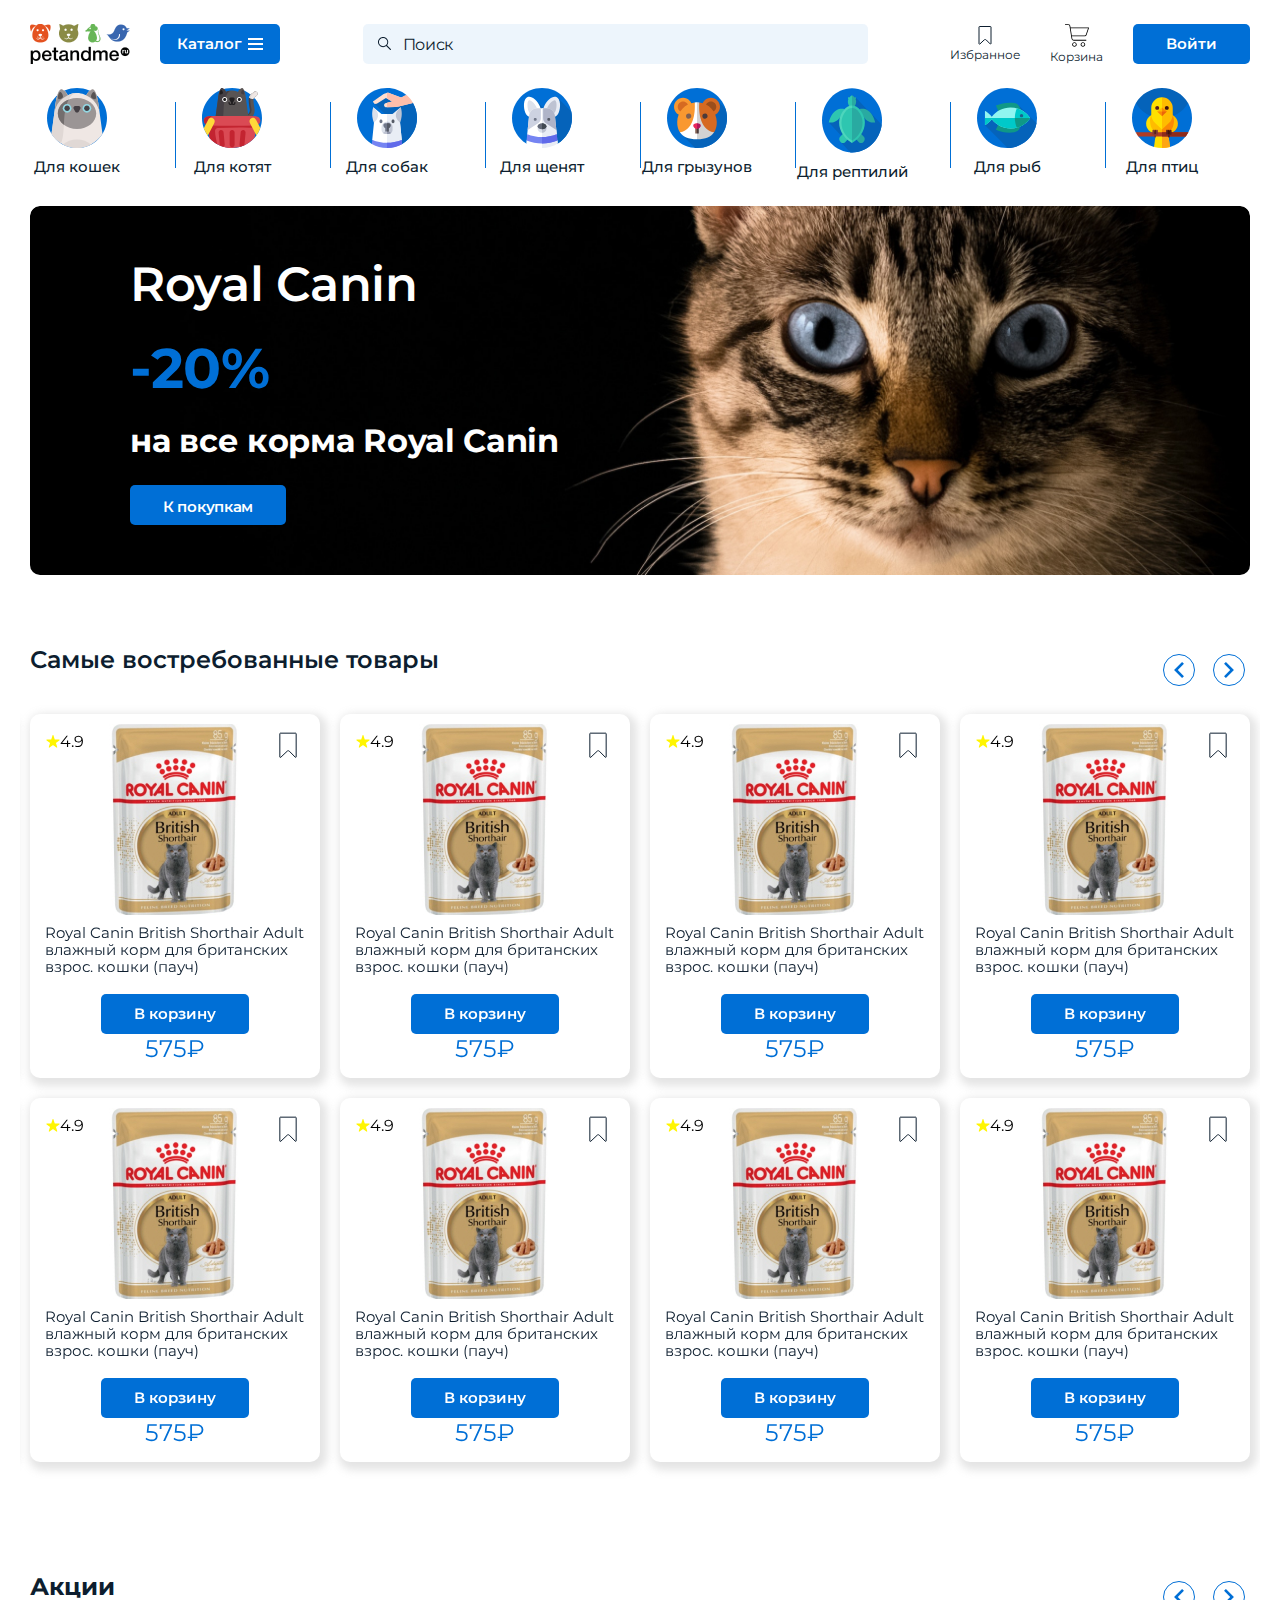
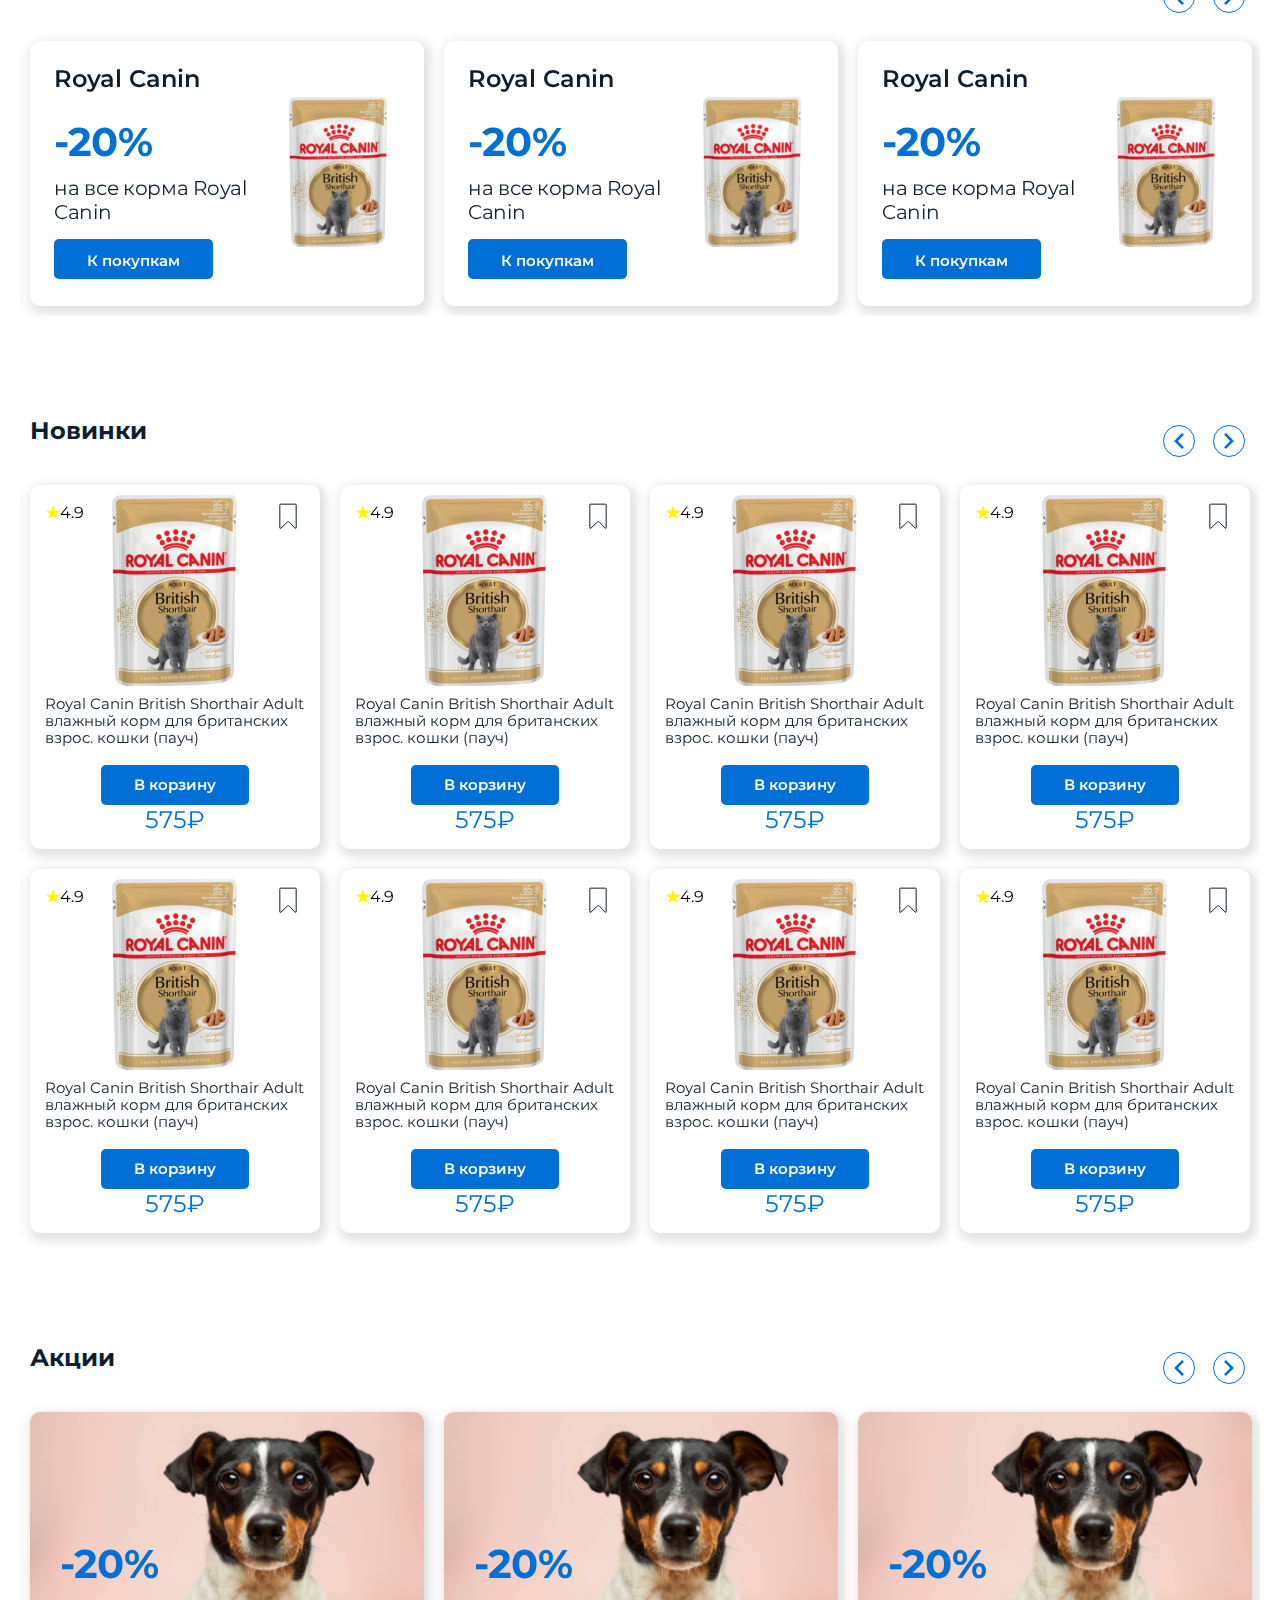
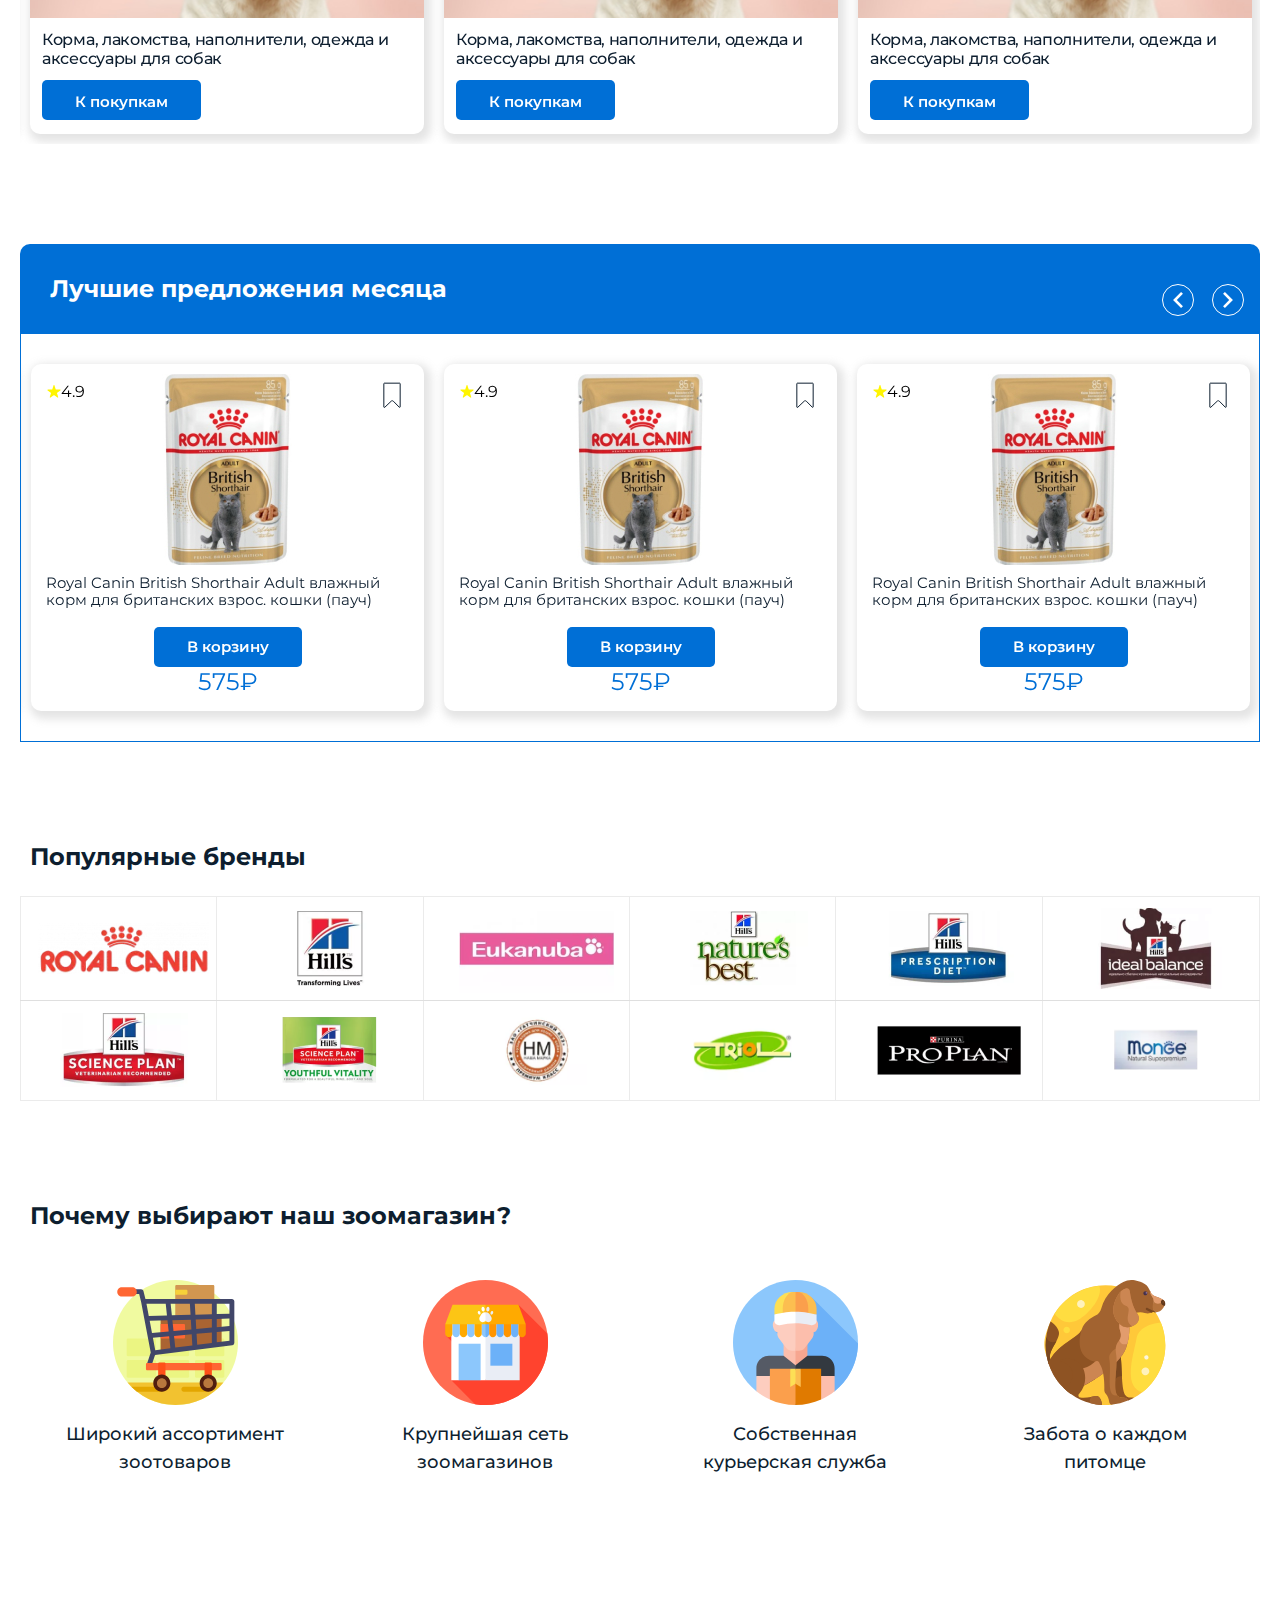
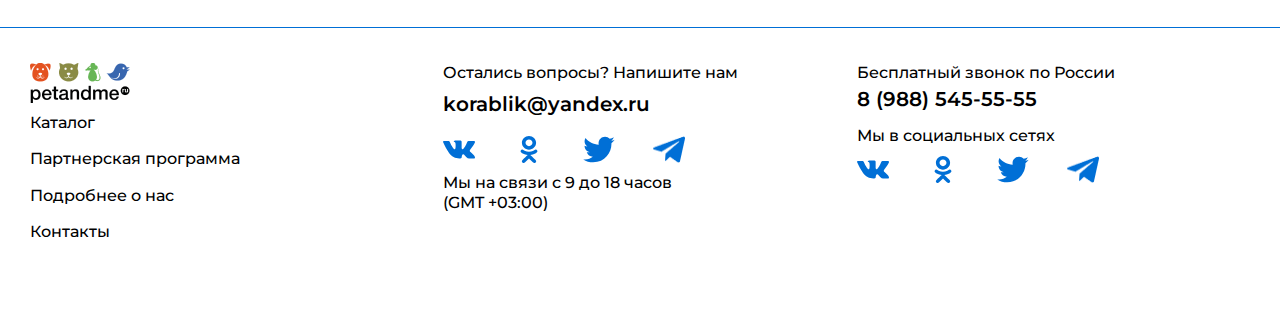
<file: index.html>
<!DOCTYPE html>
<html lang="ru">

<head>
	<link rel="stylesheet" type="text/css" href="css/normalize.css" media="screen">
	<link rel="stylesheet" type="text/css" href="css/grid.css" media="screen">
	<link rel="stylesheet" type="text/css" href="css/swiper-bundle.min.css" media="screen">
	<link rel="stylesheet" type="text/css" href="css/slick.css" media="screen">
	<link rel="stylesheet" type="text/css" href="css/style.css" media="screen">
	<meta name="viewport" content="width=device-width, initial-scale=1.0">
	<meta charset="UTF-8">
	<title>Zoomagazin</title>
</head>

<body>
	<div class="wrapper">
		<header class="header">
			<div class="container">
				<nav class="navbar df ai-center jc-between">
					<div class="navbar-left df ai-center">
						<a href="#!" class="logo"><img src="images/logo.png" alt=""></a>
						<a href="#!" class="catalog-btn btn-blue">
							<span class="text catalog-btn-text">Каталог</span>
							<span class="icon df ai-center">
								<span class="one dib pr"></span>
								<span class="two dib pr"></span>
								<span class="three dib pr"></span>
							</span>
						</a>
					</div>
					<div class="navbar-search pr">
						<form action="#!" id="search">
							<input type="text" name="seaarch" id="search" placeholder="Поиск">
							<button type="submit" class="pa"><img src="images/search-icon.svg" alt=""></button>
						</form>
					</div>
					<div class="navbar-right df ai-center">
						<a href="#!" class="nav-favorite df ai-center hide-search">
							<img src="images/search-icon.svg" alt="">
						</a>
						<a href="#!" class="nav-favorite df ai-center">
							<img src="images/bookmark-icon.svg" alt="">
							<span class="text fs12 hide-text">Избранное</span>
						</a>
						<a href="#!" class="nav-basket df ai-center">
							<img src="images/basket-icon.svg" alt="">
							<span class="text fs12 hide-text">Корзина</span>
						</a>
						<a href="#!" class="login btn-blue login-dn">Войти</a>
						<a class="header-user__img" href="#">
							<img src="images/header-user.svg" alt="user img">
						</a>
					</div>
				</nav>

				<div class="header-animals mb25">
					<div class="row jc-between">
						<div class="col-lg pr">
							<a href="#!" class="animal-item df ai-center">
								<div class="animal-img">
									<img src="images/top-img1.svg" alt="">
								</div>
								<span class="animal-name fw500 mt10">Для кошек</span>
							</a>
						</div>
						<div class="col-lg pr">
							<a href="#!" class="animal-item df ai-center">
								<div class="animal-img">
									<img src="images/top-img2.svg" alt="">
								</div>
								<span class="animal-name fw500 mt10">Для котят</span>
							</a>
						</div>
						<div class="col-lg pr">
							<a href="#!" class="animal-item df ai-center">
								<div class="animal-img">
									<img src="images/top-img3.svg" alt="">
								</div>
								<span class="animal-name fw500 mt10">Для собак</span>
							</a>
						</div>
						<div class="col-lg pr">
							<a href="#!" class="animal-item df ai-center">
								<div class="animal-img">
									<img src="images/top-img4.svg" alt="">
								</div>
								<span class="animal-name fw500 mt10">Для щенят</span>
							</a>
						</div>
						<div class="col-lg pr">
							<a href="#!" class="animal-item df ai-center">
								<div class="animal-img">
									<img src="images/top-img5.svg" alt="">
								</div>
								<span class="animal-name fw500 mt10">Для грызунов</span>
							</a>
						</div>
						<div class="col-lg pr">
							<a href="#!" class="animal-item df ai-center">
								<div class="animal-img">
									<img src="images/top-img6.svg" alt="">
								</div>
								<span class="animal-name fw500 mt10">Для рептилий</span>
							</a>
						</div>
						<div class="col-lg pr">
							<a href="#!" class="animal-item df ai-center">
								<div class="animal-img">
									<img src="images/top-img7.svg" alt="">
								</div>
								<span class="animal-name fw500 mt10">Для рыб</span>
							</a>
						</div>
						<div class="col-lg pr">
							<a href="#!" class="animal-item df ai-center">
								<div class="animal-img">
									<img src="images/top-img8.svg" alt="">
								</div>
								<span class="animal-name fw500 mt10">Для птиц</span>
							</a>
						</div>
					</div>
				</div>
			</div>
		</header>

		<main>
			<section class="main-sec">
				<div class="container">
					<div class="main-content pl100 pr100 pb50 pt50">
						<div class="main-block">
							<h1 class="fs48 fw600 lh12 mb20">Royal Canin </h1>
							<p class="fw700 mb20">-20%</p>
							<h2 class="fs32 lh12">на все корма Royal Canin</h2>
							<a href="#!" class="btn-blue dib mt25">К покупкам</a>
						</div>
					</div>
				</div>
			</section>

			<section class="slide-sec pt70">
				<div class="container">
					<div class="row">
						<div class="col-lg-12">
							<div class="title mb30">
								<h2 class=" fw600 fs24">Самые востребованные товары</h2>
							</div>
						</div>
					</div>


					<div class="row carousel for-all">
						<div class="col-lg-12">
							<div class="slide-block pt10 pr15 pl15 pb15 mb20">
								<a href="#!">
									<div class="img-wrap tac"> <img src="images/product-img.jpg" alt="">
									</div>
									<div class="product-info mt10">
										<span class="dib">Royal Canin British Shorthair Adult влажный корм
											для
											британских взрос. кошки (пауч)</span>
									</div>
								</a>
								<div class="product-bottom df ai-center jc-between mt15">
									<button class="btn-blue">В корзину</button>
									<div class="cost fs24">575₽</div>
								</div>
								<div class="rate pa ai-center df"><img src="images/star-icon.svg"
										alt=""><span>4.9</span></div>
								<a href="#!" class="save pa">
									<svg width="18" height="27" viewBox="0 0 18 27" fill="none"
										xmlns="http://www.w3.org/2000/svg">
										<path
											d="M1.3335 1.1665H16.6668C16.943 1.1665 17.1668 1.39036 17.1668 1.6665V24.895C17.1668 25.3422 16.6248 25.5645 16.3108 25.2461L10.3429 19.1947C9.76962 18.6134 8.83677 18.5974 8.24383 19.1585L1.67718 25.3731C1.35844 25.6748 0.833496 25.4488 0.833496 25.01V1.6665C0.833496 1.39036 1.05735 1.1665 1.3335 1.1665Z"
											stroke="#0D1E2F" />
									</svg>
								</a>
							</div>
						</div>
						<div class="col-lg-12">
							<div class="slide-block pt10 pr15 pl15 pb15 mb20">
								<a href="#!">
									<div class="img-wrap tac"> <img src="images/product-img.jpg" alt="">
									</div>
									<div class="product-info mt10">
										<span class="dib">Royal Canin British Shorthair Adult влажный корм
											для
											британских взрос. кошки (пауч)</span>
									</div>
								</a>
								<div class="product-bottom df ai-center jc-between mt15">
									<button class="btn-blue">В корзину</button>
									<div class="cost fs24">575₽</div>
								</div>
								<div class="rate pa ai-center df"><img src="images/star-icon.svg"
										alt=""><span>4.9</span></div>
								<a href="#!" class="save pa">
									<svg width="18" height="27" viewBox="0 0 18 27" fill="none"
										xmlns="http://www.w3.org/2000/svg">
										<path
											d="M1.3335 1.1665H16.6668C16.943 1.1665 17.1668 1.39036 17.1668 1.6665V24.895C17.1668 25.3422 16.6248 25.5645 16.3108 25.2461L10.3429 19.1947C9.76962 18.6134 8.83677 18.5974 8.24383 19.1585L1.67718 25.3731C1.35844 25.6748 0.833496 25.4488 0.833496 25.01V1.6665C0.833496 1.39036 1.05735 1.1665 1.3335 1.1665Z"
											stroke="#0D1E2F" />
									</svg>
								</a>
							</div>
						</div>
						<div class="col-lg-12">
							<div class="slide-block pt10 pr15 pl15 pb15 mb20">
								<a href="#!">
									<div class="img-wrap tac"> <img src="images/product-img.jpg" alt="">
									</div>
									<div class="product-info mt10">
										<span class="dib">Royal Canin British Shorthair Adult влажный корм
											для
											британских взрос. кошки (пауч)</span>
									</div>
								</a>
								<div class="product-bottom df ai-center jc-between mt15">
									<button class="btn-blue">В корзину</button>
									<div class="cost fs24">575₽</div>
								</div>
								<div class="rate pa ai-center df"><img src="images/star-icon.svg"
										alt=""><span>4.9</span></div>
								<a href="#!" class="save pa">
									<svg width="18" height="27" viewBox="0 0 18 27" fill="none"
										xmlns="http://www.w3.org/2000/svg">
										<path
											d="M1.3335 1.1665H16.6668C16.943 1.1665 17.1668 1.39036 17.1668 1.6665V24.895C17.1668 25.3422 16.6248 25.5645 16.3108 25.2461L10.3429 19.1947C9.76962 18.6134 8.83677 18.5974 8.24383 19.1585L1.67718 25.3731C1.35844 25.6748 0.833496 25.4488 0.833496 25.01V1.6665C0.833496 1.39036 1.05735 1.1665 1.3335 1.1665Z"
											stroke="#0D1E2F" />
									</svg>
								</a>
							</div>
						</div>
						<div class="col-lg-12">
							<div class="slide-block pt10 pr15 pl15 pb15 mb20">
								<a href="#!">
									<div class="img-wrap tac"> <img src="images/product-img.jpg" alt="">
									</div>
									<div class="product-info mt10">
										<span class="dib">Royal Canin British Shorthair Adult влажный корм
											для
											британских взрос. кошки (пауч)</span>
									</div>
								</a>
								<div class="product-bottom df ai-center jc-between mt15">
									<button class="btn-blue">В корзину</button>
									<div class="cost fs24">575₽</div>
								</div>
								<div class="rate pa ai-center df"><img src="images/star-icon.svg"
										alt=""><span>4.9</span></div>
								<a href="#!" class="save pa">
									<svg width="18" height="27" viewBox="0 0 18 27" fill="none"
										xmlns="http://www.w3.org/2000/svg">
										<path
											d="M1.3335 1.1665H16.6668C16.943 1.1665 17.1668 1.39036 17.1668 1.6665V24.895C17.1668 25.3422 16.6248 25.5645 16.3108 25.2461L10.3429 19.1947C9.76962 18.6134 8.83677 18.5974 8.24383 19.1585L1.67718 25.3731C1.35844 25.6748 0.833496 25.4488 0.833496 25.01V1.6665C0.833496 1.39036 1.05735 1.1665 1.3335 1.1665Z"
											stroke="#0D1E2F" />
									</svg>
								</a>
							</div>
						</div>
						<div class="col-lg-12">
							<div class="slide-block pt10 pr15 pl15 pb15 mb20">
								<a href="#!">
									<div class="img-wrap tac"> <img src="images/product-img.jpg" alt="">
									</div>
									<div class="product-info mt10">
										<span class="dib">Royal Canin British Shorthair Adult влажный корм
											для
											британских взрос. кошки (пауч)</span>
									</div>
								</a>
								<div class="product-bottom df ai-center jc-between mt15">
									<button class="btn-blue">В корзину</button>
									<div class="cost fs24">575₽</div>
								</div>
								<div class="rate pa ai-center df"><img src="images/star-icon.svg"
										alt=""><span>4.9</span></div>
								<a href="#!" class="save pa">
									<svg width="18" height="27" viewBox="0 0 18 27" fill="none"
										xmlns="http://www.w3.org/2000/svg">
										<path
											d="M1.3335 1.1665H16.6668C16.943 1.1665 17.1668 1.39036 17.1668 1.6665V24.895C17.1668 25.3422 16.6248 25.5645 16.3108 25.2461L10.3429 19.1947C9.76962 18.6134 8.83677 18.5974 8.24383 19.1585L1.67718 25.3731C1.35844 25.6748 0.833496 25.4488 0.833496 25.01V1.6665C0.833496 1.39036 1.05735 1.1665 1.3335 1.1665Z"
											stroke="#0D1E2F" />
									</svg>
								</a>
							</div>
						</div>
						<div class="col-lg-12">
							<div class="slide-block pt10 pr15 pl15 pb15 mb20">
								<a href="#!">
									<div class="img-wrap tac"> <img src="images/product-img.jpg" alt="">
									</div>
									<div class="product-info mt10">
										<span class="dib">Royal Canin British Shorthair Adult влажный корм
											для
											британских взрос. кошки (пауч)</span>
									</div>
								</a>
								<div class="product-bottom df ai-center jc-between mt15">
									<button class="btn-blue">В корзину</button>
									<div class="cost fs24">575₽</div>
								</div>
								<div class="rate pa ai-center df"><img src="images/star-icon.svg"
										alt=""><span>4.9</span></div>
								<a href="#!" class="save pa">
									<svg width="18" height="27" viewBox="0 0 18 27" fill="none"
										xmlns="http://www.w3.org/2000/svg">
										<path
											d="M1.3335 1.1665H16.6668C16.943 1.1665 17.1668 1.39036 17.1668 1.6665V24.895C17.1668 25.3422 16.6248 25.5645 16.3108 25.2461L10.3429 19.1947C9.76962 18.6134 8.83677 18.5974 8.24383 19.1585L1.67718 25.3731C1.35844 25.6748 0.833496 25.4488 0.833496 25.01V1.6665C0.833496 1.39036 1.05735 1.1665 1.3335 1.1665Z"
											stroke="#0D1E2F" />
									</svg>
								</a>
							</div>
						</div>
						<div class="col-lg-12">
							<div class="slide-block pt10 pr15 pl15 pb15 mb20">
								<a href="#!">
									<div class="img-wrap tac"> <img src="images/product-img.jpg" alt="">
									</div>
									<div class="product-info mt10">
										<span class="dib">Royal Canin British Shorthair Adult влажный корм
											для
											британских взрос. кошки (пауч)</span>
									</div>
								</a>
								<div class="product-bottom df ai-center jc-between mt15">
									<button class="btn-blue">В корзину</button>
									<div class="cost fs24">575₽</div>
								</div>
								<div class="rate pa ai-center df"><img src="images/star-icon.svg"
										alt=""><span>4.9</span></div>
								<a href="#!" class="save pa">
									<svg width="18" height="27" viewBox="0 0 18 27" fill="none"
										xmlns="http://www.w3.org/2000/svg">
										<path
											d="M1.3335 1.1665H16.6668C16.943 1.1665 17.1668 1.39036 17.1668 1.6665V24.895C17.1668 25.3422 16.6248 25.5645 16.3108 25.2461L10.3429 19.1947C9.76962 18.6134 8.83677 18.5974 8.24383 19.1585L1.67718 25.3731C1.35844 25.6748 0.833496 25.4488 0.833496 25.01V1.6665C0.833496 1.39036 1.05735 1.1665 1.3335 1.1665Z"
											stroke="#0D1E2F" />
									</svg>
								</a>
							</div>
						</div>
						<div class="col-lg-12">
							<div class="slide-block pt10 pr15 pl15 pb15 mb20">
								<a href="#!">
									<div class="img-wrap tac"> <img src="images/product-img.jpg" alt="">
									</div>
									<div class="product-info mt10">
										<span class="dib">Royal Canin British Shorthair Adult влажный корм
											для
											британских взрос. кошки (пауч)</span>
									</div>
								</a>
								<div class="product-bottom df ai-center jc-between mt15">
									<button class="btn-blue">В корзину</button>
									<div class="cost fs24">575₽</div>
								</div>
								<div class="rate pa ai-center df"><img src="images/star-icon.svg"
										alt=""><span>4.9</span></div>
								<a href="#!" class="save pa">
									<svg width="18" height="27" viewBox="0 0 18 27" fill="none"
										xmlns="http://www.w3.org/2000/svg">
										<path
											d="M1.3335 1.1665H16.6668C16.943 1.1665 17.1668 1.39036 17.1668 1.6665V24.895C17.1668 25.3422 16.6248 25.5645 16.3108 25.2461L10.3429 19.1947C9.76962 18.6134 8.83677 18.5974 8.24383 19.1585L1.67718 25.3731C1.35844 25.6748 0.833496 25.4488 0.833496 25.01V1.6665C0.833496 1.39036 1.05735 1.1665 1.3335 1.1665Z"
											stroke="#0D1E2F" />
									</svg>
								</a>
							</div>
						</div>
						<div class="col-lg-12">
							<div class="slide-block pt10 pr15 pl15 pb15 mb20">
								<a href="#!">
									<div class="img-wrap tac"> <img src="images/product-img.jpg" alt="">
									</div>
									<div class="product-info mt10">
										<span class="dib">Royal Canin British Shorthair Adult влажный корм
											для
											британских взрос. кошки (пауч)</span>
									</div>
								</a>
								<div class="product-bottom df ai-center jc-between mt15">
									<button class="btn-blue">В корзину</button>
									<div class="cost fs24">575₽</div>
								</div>
								<div class="rate pa ai-center df"><img src="images/star-icon.svg"
										alt=""><span>4.9</span></div>
								<a href="#!" class="save pa">
									<svg width="18" height="27" viewBox="0 0 18 27" fill="none"
										xmlns="http://www.w3.org/2000/svg">
										<path
											d="M1.3335 1.1665H16.6668C16.943 1.1665 17.1668 1.39036 17.1668 1.6665V24.895C17.1668 25.3422 16.6248 25.5645 16.3108 25.2461L10.3429 19.1947C9.76962 18.6134 8.83677 18.5974 8.24383 19.1585L1.67718 25.3731C1.35844 25.6748 0.833496 25.4488 0.833496 25.01V1.6665C0.833496 1.39036 1.05735 1.1665 1.3335 1.1665Z"
											stroke="#0D1E2F" />
									</svg>
								</a>
							</div>
						</div>
						<div class="col-lg-12">
							<div class="slide-block pt10 pr15 pl15 pb15 mb20">
								<a href="#!">
									<div class="img-wrap tac"> <img src="images/product-img.jpg" alt="">
									</div>
									<div class="product-info mt10">
										<span class="dib">Royal Canin British Shorthair Adult влажный корм
											для
											британских взрос. кошки (пауч)</span>
									</div>
								</a>
								<div class="product-bottom df ai-center jc-between mt15">
									<button class="btn-blue">В корзину</button>
									<div class="cost fs24">575₽</div>
								</div>
								<div class="rate pa ai-center df"><img src="images/star-icon.svg"
										alt=""><span>4.9</span></div>
								<a href="#!" class="save pa">
									<svg width="18" height="27" viewBox="0 0 18 27" fill="none"
										xmlns="http://www.w3.org/2000/svg">
										<path
											d="M1.3335 1.1665H16.6668C16.943 1.1665 17.1668 1.39036 17.1668 1.6665V24.895C17.1668 25.3422 16.6248 25.5645 16.3108 25.2461L10.3429 19.1947C9.76962 18.6134 8.83677 18.5974 8.24383 19.1585L1.67718 25.3731C1.35844 25.6748 0.833496 25.4488 0.833496 25.01V1.6665C0.833496 1.39036 1.05735 1.1665 1.3335 1.1665Z"
											stroke="#0D1E2F" />
									</svg>
								</a>
							</div>
						</div>
						<div class="col-lg-12">
							<div class="slide-block pt10 pr15 pl15 pb15 mb20">
								<a href="#!">
									<div class="img-wrap tac"> <img src="images/product-img.jpg" alt="">
									</div>
									<div class="product-info mt10">
										<span class="dib">Royal Canin British Shorthair Adult влажный корм
											для
											британских взрос. кошки (пауч)</span>
									</div>
								</a>
								<div class="product-bottom df ai-center jc-between mt15">
									<button class="btn-blue">В корзину</button>
									<div class="cost fs24">575₽</div>
								</div>
								<div class="rate pa ai-center df"><img src="images/star-icon.svg"
										alt=""><span>4.9</span></div>
								<a href="#!" class="save pa">
									<svg width="18" height="27" viewBox="0 0 18 27" fill="none"
										xmlns="http://www.w3.org/2000/svg">
										<path
											d="M1.3335 1.1665H16.6668C16.943 1.1665 17.1668 1.39036 17.1668 1.6665V24.895C17.1668 25.3422 16.6248 25.5645 16.3108 25.2461L10.3429 19.1947C9.76962 18.6134 8.83677 18.5974 8.24383 19.1585L1.67718 25.3731C1.35844 25.6748 0.833496 25.4488 0.833496 25.01V1.6665C0.833496 1.39036 1.05735 1.1665 1.3335 1.1665Z"
											stroke="#0D1E2F" />
									</svg>
								</a>
							</div>
						</div>
						<div class="col-lg-12">
							<div class="slide-block pt10 pr15 pl15 pb15 mb20">
								<a href="#!">
									<div class="img-wrap tac"> <img src="images/product-img.jpg" alt="">
									</div>
									<div class="product-info mt10">
										<span class="dib">Royal Canin British Shorthair Adult влажный корм
											для
											британских взрос. кошки (пауч)</span>
									</div>
								</a>
								<div class="product-bottom df ai-center jc-between mt15">
									<button class="btn-blue">В корзину</button>
									<div class="cost fs24">575₽</div>
								</div>
								<div class="rate pa ai-center df"><img src="images/star-icon.svg"
										alt=""><span>4.9</span></div>
								<a href="#!" class="save pa">
									<svg width="18" height="27" viewBox="0 0 18 27" fill="none"
										xmlns="http://www.w3.org/2000/svg">
										<path
											d="M1.3335 1.1665H16.6668C16.943 1.1665 17.1668 1.39036 17.1668 1.6665V24.895C17.1668 25.3422 16.6248 25.5645 16.3108 25.2461L10.3429 19.1947C9.76962 18.6134 8.83677 18.5974 8.24383 19.1585L1.67718 25.3731C1.35844 25.6748 0.833496 25.4488 0.833496 25.01V1.6665C0.833496 1.39036 1.05735 1.1665 1.3335 1.1665Z"
											stroke="#0D1E2F" />
									</svg>
								</a>
							</div>
						</div>
					</div>
				</div>
			</section>

			<section class="sale-sec pt80 for-all">
				<div class="container">
					<div class="row">
						<div class="col-lg-12 title mb30">
							<h2>Акции</h2>
						</div>
					</div>
					<div class="row sale-carousel">
						<div class="col-lg-4">
							<div class="sale-block df ai-center jc-between">
								<div class="sale-left">
									<h3 class="fs24 fw600 mb25">Royal Canin </h3>
									<h2 class="fs40 fw700 mb10">-20%</h2>
									<p class="fs20 mb15">на все корма Royal Canin</p>
									<a href="#!" class="btn-blue dib">К покупкам</a>
								</div>
								<div class="sale-right">
									<img src="images/product-img.jpg" alt="">
								</div>
							</div>
						</div>
						<div class="col-lg-4">
							<div class="sale-block df ai-center jc-between">
								<div class="sale-left">
									<h3 class="fs24 fw600 mb25">Royal Canin </h3>
									<h2 class="fs40 fw700 mb10">-20%</h2>
									<p class="fs20 mb15">на все корма Royal Canin</p>
									<a href="#!" class="btn-blue dib">К покупкам</a>
								</div>
								<div class="sale-right">
									<img src="images/product-img.jpg" alt="">
								</div>
							</div>
						</div>
						<div class="col-lg-4">
							<div class="sale-block df ai-center jc-between">
								<div class="sale-left">
									<h3 class="fs24 fw600 mb25">Royal Canin </h3>
									<h2 class="fs40 fw700 mb10">-20%</h2>
									<p class="fs20 mb15">на все корма Royal Canin</p>
									<a href="#!" class="btn-blue dib">К покупкам</a>
								</div>
								<div class="sale-right">
									<img src="images/product-img.jpg" alt="">
								</div>
							</div>
						</div>
						<div class="col-lg-4">
							<div class="sale-block df ai-center jc-between">
								<div class="sale-left">
									<h3 class="fs24 fw600 mb25">Royal Canin </h3>
									<h2 class="fs40 fw700 mb10">-20%</h2>
									<p class="fs20 mb15">на все корма Royal Canin</p>
									<a href="#!" class="btn-blue dib">К покупкам</a>
								</div>
								<div class="sale-right">
									<img src="images/product-img.jpg" alt="">
								</div>
							</div>
						</div>
						<div class="col-lg-4">
							<div class="sale-block df ai-center jc-between">
								<div class="sale-left">
									<h3 class="fs24 fw600 mb25">Royal Canin </h3>
									<h2 class="fs40 fw700 mb10">-20%</h2>
									<p class="fs20 mb15">на все корма Royal Canin</p>
									<a href="#!" class="btn-blue dib">К покупкам</a>
								</div>
								<div class="sale-right">
									<img src="images/product-img.jpg" alt="">
								</div>
							</div>
						</div>
						<div class="col-lg-4">
							<div class="sale-block df ai-center jc-between">
								<div class="sale-left">
									<h3 class="fs24 fw600 mb25">Royal Canin </h3>
									<h2 class="fs40 fw700 mb10">-20%</h2>
									<p class="fs20 mb15">на все корма Royal Canin</p>
									<a href="#!" class="btn-blue dib">К покупкам</a>
								</div>
								<div class="sale-right">
									<img src="images/product-img.jpg" alt="">
								</div>
							</div>
						</div>
					</div>
				</div>
			</section>

			<section class="novelties-sec pt100">
				<div class="container">
					<div class="row">
						<div class="col-lg-12 title mb30">
							<h2>Новинки</h2>
						</div>
					</div>
					<div class="row novelties-carousel for-all">
						<div class="col-lg-12">
							<div class="slide-block pt10 pr15 pl15 pb15 mb20">
								<a href="#!">
									<div class="img-wrap tac"> <img src="images/product-img.jpg" alt="">
									</div>
									<div class="product-info mt10">
										<span class="dib">Royal Canin British Shorthair Adult влажный корм
											для
											британских взрос. кошки (пауч)</span>
									</div>
								</a>
								<div class="product-bottom df ai-center jc-between mt15">
									<button class="btn-blue">В корзину</button>
									<div class="cost fs24">575₽</div>
								</div>
								<div class="rate pa ai-center df"><img src="images/star-icon.svg"
										alt=""><span>4.9</span></div>
								<a href="#!" class="save pa">
									<svg width="18" height="27" viewBox="0 0 18 27" fill="none"
										xmlns="http://www.w3.org/2000/svg">
										<path
											d="M1.3335 1.1665H16.6668C16.943 1.1665 17.1668 1.39036 17.1668 1.6665V24.895C17.1668 25.3422 16.6248 25.5645 16.3108 25.2461L10.3429 19.1947C9.76962 18.6134 8.83677 18.5974 8.24383 19.1585L1.67718 25.3731C1.35844 25.6748 0.833496 25.4488 0.833496 25.01V1.6665C0.833496 1.39036 1.05735 1.1665 1.3335 1.1665Z"
											stroke="#0D1E2F" />
									</svg>
								</a>
							</div>
						</div>
						<div class="col-lg-12">
							<div class="slide-block pt10 pr15 pl15 pb15 mb20">
								<a href="#!">
									<div class="img-wrap tac"> <img src="images/product-img.jpg" alt="">
									</div>
									<div class="product-info mt10">
										<span class="dib">Royal Canin British Shorthair Adult влажный корм
											для
											британских взрос. кошки (пауч)</span>
									</div>
								</a>
								<div class="product-bottom df ai-center jc-between mt15">
									<button class="btn-blue">В корзину</button>
									<div class="cost fs24">575₽</div>
								</div>
								<div class="rate pa ai-center df"><img src="images/star-icon.svg"
										alt=""><span>4.9</span></div>
								<a href="#!" class="save pa">
									<svg width="18" height="27" viewBox="0 0 18 27" fill="none"
										xmlns="http://www.w3.org/2000/svg">
										<path
											d="M1.3335 1.1665H16.6668C16.943 1.1665 17.1668 1.39036 17.1668 1.6665V24.895C17.1668 25.3422 16.6248 25.5645 16.3108 25.2461L10.3429 19.1947C9.76962 18.6134 8.83677 18.5974 8.24383 19.1585L1.67718 25.3731C1.35844 25.6748 0.833496 25.4488 0.833496 25.01V1.6665C0.833496 1.39036 1.05735 1.1665 1.3335 1.1665Z"
											stroke="#0D1E2F" />
									</svg>
								</a>
							</div>
						</div>
						<div class="col-lg-12">
							<div class="slide-block pt10 pr15 pl15 pb15 mb20">
								<a href="#!">
									<div class="img-wrap tac"> <img src="images/product-img.jpg" alt="">
									</div>
									<div class="product-info mt10">
										<span class="dib">Royal Canin British Shorthair Adult влажный корм
											для
											британских взрос. кошки (пауч)</span>
									</div>
								</a>
								<div class="product-bottom df ai-center jc-between mt15">
									<button class="btn-blue">В корзину</button>
									<div class="cost fs24">575₽</div>
								</div>
								<div class="rate pa ai-center df"><img src="images/star-icon.svg"
										alt=""><span>4.9</span></div>
								<a href="#!" class="save pa">
									<svg width="18" height="27" viewBox="0 0 18 27" fill="none"
										xmlns="http://www.w3.org/2000/svg">
										<path
											d="M1.3335 1.1665H16.6668C16.943 1.1665 17.1668 1.39036 17.1668 1.6665V24.895C17.1668 25.3422 16.6248 25.5645 16.3108 25.2461L10.3429 19.1947C9.76962 18.6134 8.83677 18.5974 8.24383 19.1585L1.67718 25.3731C1.35844 25.6748 0.833496 25.4488 0.833496 25.01V1.6665C0.833496 1.39036 1.05735 1.1665 1.3335 1.1665Z"
											stroke="#0D1E2F" />
									</svg>
								</a>
							</div>
						</div>
						<div class="col-lg-12">
							<div class="slide-block pt10 pr15 pl15 pb15 mb20">
								<a href="#!">
									<div class="img-wrap tac"> <img src="images/product-img.jpg" alt="">
									</div>
									<div class="product-info mt10">
										<span class="dib">Royal Canin British Shorthair Adult влажный корм
											для
											британских взрос. кошки (пауч)</span>
									</div>
								</a>
								<div class="product-bottom df ai-center jc-between mt15">
									<button class="btn-blue">В корзину</button>
									<div class="cost fs24">575₽</div>
								</div>
								<div class="rate pa ai-center df"><img src="images/star-icon.svg"
										alt=""><span>4.9</span></div>
								<a href="#!" class="save pa">
									<svg width="18" height="27" viewBox="0 0 18 27" fill="none"
										xmlns="http://www.w3.org/2000/svg">
										<path
											d="M1.3335 1.1665H16.6668C16.943 1.1665 17.1668 1.39036 17.1668 1.6665V24.895C17.1668 25.3422 16.6248 25.5645 16.3108 25.2461L10.3429 19.1947C9.76962 18.6134 8.83677 18.5974 8.24383 19.1585L1.67718 25.3731C1.35844 25.6748 0.833496 25.4488 0.833496 25.01V1.6665C0.833496 1.39036 1.05735 1.1665 1.3335 1.1665Z"
											stroke="#0D1E2F" />
									</svg>
								</a>
							</div>
						</div>
						<div class="col-lg-12">
							<div class="slide-block pt10 pr15 pl15 pb15 mb20">
								<a href="#!">
									<div class="img-wrap tac"> <img src="images/product-img.jpg" alt="">
									</div>
									<div class="product-info mt10">
										<span class="dib">Royal Canin British Shorthair Adult влажный корм
											для
											британских взрос. кошки (пауч)</span>
									</div>
								</a>
								<div class="product-bottom df ai-center jc-between mt15">
									<button class="btn-blue">В корзину</button>
									<div class="cost fs24">575₽</div>
								</div>
								<div class="rate pa ai-center df"><img src="images/star-icon.svg"
										alt=""><span>4.9</span></div>
								<a href="#!" class="save pa">
									<svg width="18" height="27" viewBox="0 0 18 27" fill="none"
										xmlns="http://www.w3.org/2000/svg">
										<path
											d="M1.3335 1.1665H16.6668C16.943 1.1665 17.1668 1.39036 17.1668 1.6665V24.895C17.1668 25.3422 16.6248 25.5645 16.3108 25.2461L10.3429 19.1947C9.76962 18.6134 8.83677 18.5974 8.24383 19.1585L1.67718 25.3731C1.35844 25.6748 0.833496 25.4488 0.833496 25.01V1.6665C0.833496 1.39036 1.05735 1.1665 1.3335 1.1665Z"
											stroke="#0D1E2F" />
									</svg>
								</a>
							</div>
						</div>
						<div class="col-lg-12">
							<div class="slide-block pt10 pr15 pl15 pb15 mb20">
								<a href="#!">
									<div class="img-wrap tac"> <img src="images/product-img.jpg" alt="">
									</div>
									<div class="product-info mt10">
										<span class="dib">Royal Canin British Shorthair Adult влажный корм
											для
											британских взрос. кошки (пауч)</span>
									</div>
								</a>
								<div class="product-bottom df ai-center jc-between mt15">
									<button class="btn-blue">В корзину</button>
									<div class="cost fs24">575₽</div>
								</div>
								<div class="rate pa ai-center df"><img src="images/star-icon.svg"
										alt=""><span>4.9</span></div>
								<a href="#!" class="save pa">
									<svg width="18" height="27" viewBox="0 0 18 27" fill="none"
										xmlns="http://www.w3.org/2000/svg">
										<path
											d="M1.3335 1.1665H16.6668C16.943 1.1665 17.1668 1.39036 17.1668 1.6665V24.895C17.1668 25.3422 16.6248 25.5645 16.3108 25.2461L10.3429 19.1947C9.76962 18.6134 8.83677 18.5974 8.24383 19.1585L1.67718 25.3731C1.35844 25.6748 0.833496 25.4488 0.833496 25.01V1.6665C0.833496 1.39036 1.05735 1.1665 1.3335 1.1665Z"
											stroke="#0D1E2F" />
									</svg>
								</a>
							</div>
						</div>
						<div class="col-lg-12">
							<div class="slide-block pt10 pr15 pl15 pb15 mb20">
								<a href="#!">
									<div class="img-wrap tac"> <img src="images/product-img.jpg" alt="">
									</div>
									<div class="product-info mt10">
										<span class="dib">Royal Canin British Shorthair Adult влажный корм
											для
											британских взрос. кошки (пауч)</span>
									</div>
								</a>
								<div class="product-bottom df ai-center jc-between mt15">
									<button class="btn-blue">В корзину</button>
									<div class="cost fs24">575₽</div>
								</div>
								<div class="rate pa ai-center df"><img src="images/star-icon.svg"
										alt=""><span>4.9</span></div>
								<a href="#!" class="save pa">
									<svg width="18" height="27" viewBox="0 0 18 27" fill="none"
										xmlns="http://www.w3.org/2000/svg">
										<path
											d="M1.3335 1.1665H16.6668C16.943 1.1665 17.1668 1.39036 17.1668 1.6665V24.895C17.1668 25.3422 16.6248 25.5645 16.3108 25.2461L10.3429 19.1947C9.76962 18.6134 8.83677 18.5974 8.24383 19.1585L1.67718 25.3731C1.35844 25.6748 0.833496 25.4488 0.833496 25.01V1.6665C0.833496 1.39036 1.05735 1.1665 1.3335 1.1665Z"
											stroke="#0D1E2F" />
									</svg>
								</a>
							</div>
						</div>
						<div class="col-lg-12">
							<div class="slide-block pt10 pr15 pl15 pb15 mb20">
								<a href="#!">
									<div class="img-wrap tac"> <img src="images/product-img.jpg" alt="">
									</div>
									<div class="product-info mt10">
										<span class="dib">Royal Canin British Shorthair Adult влажный корм
											для
											британских взрос. кошки (пауч)</span>
									</div>
								</a>
								<div class="product-bottom df ai-center jc-between mt15">
									<button class="btn-blue">В корзину</button>
									<div class="cost fs24">575₽</div>
								</div>
								<div class="rate pa ai-center df"><img src="images/star-icon.svg"
										alt=""><span>4.9</span></div>
								<a href="#!" class="save pa">
									<svg width="18" height="27" viewBox="0 0 18 27" fill="none"
										xmlns="http://www.w3.org/2000/svg">
										<path
											d="M1.3335 1.1665H16.6668C16.943 1.1665 17.1668 1.39036 17.1668 1.6665V24.895C17.1668 25.3422 16.6248 25.5645 16.3108 25.2461L10.3429 19.1947C9.76962 18.6134 8.83677 18.5974 8.24383 19.1585L1.67718 25.3731C1.35844 25.6748 0.833496 25.4488 0.833496 25.01V1.6665C0.833496 1.39036 1.05735 1.1665 1.3335 1.1665Z"
											stroke="#0D1E2F" />
									</svg>
								</a>
							</div>
						</div>
						<div class="col-lg-12">
							<div class="slide-block pt10 pr15 pl15 pb15 mb20">
								<a href="#!">
									<div class="img-wrap tac"> <img src="images/product-img.jpg" alt="">
									</div>
									<div class="product-info mt10">
										<span class="dib">Royal Canin British Shorthair Adult влажный корм
											для
											британских взрос. кошки (пауч)</span>
									</div>
								</a>
								<div class="product-bottom df ai-center jc-between mt15">
									<button class="btn-blue">В корзину</button>
									<div class="cost fs24">575₽</div>
								</div>
								<div class="rate pa ai-center df"><img src="images/star-icon.svg"
										alt=""><span>4.9</span></div>
								<a href="#!" class="save pa">
									<svg width="18" height="27" viewBox="0 0 18 27" fill="none"
										xmlns="http://www.w3.org/2000/svg">
										<path
											d="M1.3335 1.1665H16.6668C16.943 1.1665 17.1668 1.39036 17.1668 1.6665V24.895C17.1668 25.3422 16.6248 25.5645 16.3108 25.2461L10.3429 19.1947C9.76962 18.6134 8.83677 18.5974 8.24383 19.1585L1.67718 25.3731C1.35844 25.6748 0.833496 25.4488 0.833496 25.01V1.6665C0.833496 1.39036 1.05735 1.1665 1.3335 1.1665Z"
											stroke="#0D1E2F" />
									</svg>
								</a>
							</div>
						</div>
						<div class="col-lg-12">
							<div class="slide-block pt10 pr15 pl15 pb15 mb20">
								<a href="#!">
									<div class="img-wrap tac"> <img src="images/product-img.jpg" alt="">
									</div>
									<div class="product-info mt10">
										<span class="dib">Royal Canin British Shorthair Adult влажный корм
											для
											британских взрос. кошки (пауч)</span>
									</div>
								</a>
								<div class="product-bottom df ai-center jc-between mt15">
									<button class="btn-blue">В корзину</button>
									<div class="cost fs24">575₽</div>
								</div>
								<div class="rate pa ai-center df"><img src="images/star-icon.svg"
										alt=""><span>4.9</span></div>
								<a href="#!" class="save pa">
									<svg width="18" height="27" viewBox="0 0 18 27" fill="none"
										xmlns="http://www.w3.org/2000/svg">
										<path
											d="M1.3335 1.1665H16.6668C16.943 1.1665 17.1668 1.39036 17.1668 1.6665V24.895C17.1668 25.3422 16.6248 25.5645 16.3108 25.2461L10.3429 19.1947C9.76962 18.6134 8.83677 18.5974 8.24383 19.1585L1.67718 25.3731C1.35844 25.6748 0.833496 25.4488 0.833496 25.01V1.6665C0.833496 1.39036 1.05735 1.1665 1.3335 1.1665Z"
											stroke="#0D1E2F" />
									</svg>
								</a>
							</div>
						</div>
						<div class="col-lg-12">
							<div class="slide-block pt10 pr15 pl15 pb15 mb20">
								<a href="#!">
									<div class="img-wrap tac"> <img src="images/product-img.jpg" alt="">
									</div>
									<div class="product-info mt10">
										<span class="dib">Royal Canin British Shorthair Adult влажный корм
											для
											британских взрос. кошки (пауч)</span>
									</div>
								</a>
								<div class="product-bottom df ai-center jc-between mt15">
									<button class="btn-blue">В корзину</button>
									<div class="cost fs24">575₽</div>
								</div>
								<div class="rate pa ai-center df"><img src="images/star-icon.svg"
										alt=""><span>4.9</span></div>
								<a href="#!" class="save pa">
									<svg width="18" height="27" viewBox="0 0 18 27" fill="none"
										xmlns="http://www.w3.org/2000/svg">
										<path
											d="M1.3335 1.1665H16.6668C16.943 1.1665 17.1668 1.39036 17.1668 1.6665V24.895C17.1668 25.3422 16.6248 25.5645 16.3108 25.2461L10.3429 19.1947C9.76962 18.6134 8.83677 18.5974 8.24383 19.1585L1.67718 25.3731C1.35844 25.6748 0.833496 25.4488 0.833496 25.01V1.6665C0.833496 1.39036 1.05735 1.1665 1.3335 1.1665Z"
											stroke="#0D1E2F" />
									</svg>
								</a>
							</div>
						</div>
						<div class="col-lg-12">
							<div class="slide-block pt10 pr15 pl15 pb15 mb20">
								<a href="#!">
									<div class="img-wrap tac"> <img src="images/product-img.jpg" alt="">
									</div>
									<div class="product-info mt10">
										<span class="dib">Royal Canin British Shorthair Adult влажный корм
											для
											британских взрос. кошки (пауч)</span>
									</div>
								</a>
								<div class="product-bottom df ai-center jc-between mt15">
									<button class="btn-blue">В корзину</button>
									<div class="cost fs24">575₽</div>
								</div>
								<div class="rate pa ai-center df"><img src="images/star-icon.svg"
										alt=""><span>4.9</span></div>
								<a href="#!" class="save pa">
									<svg width="18" height="27" viewBox="0 0 18 27" fill="none"
										xmlns="http://www.w3.org/2000/svg">
										<path
											d="M1.3335 1.1665H16.6668C16.943 1.1665 17.1668 1.39036 17.1668 1.6665V24.895C17.1668 25.3422 16.6248 25.5645 16.3108 25.2461L10.3429 19.1947C9.76962 18.6134 8.83677 18.5974 8.24383 19.1585L1.67718 25.3731C1.35844 25.6748 0.833496 25.4488 0.833496 25.01V1.6665C0.833496 1.39036 1.05735 1.1665 1.3335 1.1665Z"
											stroke="#0D1E2F" />
									</svg>
								</a>
							</div>
						</div>
					</div>
				</div>
			</section>

			<section class="discount-sec pt80 for-all">
				<div class="container">
					<div class="row">
						<div class="col-lg-12 title mb30">
							<h2>Акции</h2>
						</div>
					</div>
					<div class="row discount-carousel">
						<div class="col-lg-4">
							<div class="discount-block">
								<div class="discount-img pr">
									<img src="images/discount-img.jpg" alt="">
									<h2 class="fs40 fw700 pa">-20%</h2>
								</div>
								<div class="discount-text">
									<p class="fs16 fw500 lh140">Корма, лакомства, наполнители, одежда и аксессуары для
										собак</p>
									<a href="#!" class="btn-blue dib">К покупкам</a>
								</div>
							</div>
						</div>
						<div class="col-lg-4">
							<div class="discount-block">
								<div class="discount-img pr">
									<img src="images/discount-img.jpg" alt="">
									<h2 class="fs40 fw700 pa">-20%</h2>
								</div>
								<div class="discount-text">
									<p class="fs16 fw500 lh140">Корма, лакомства, наполнители, одежда и аксессуары для
										собак</p>
									<a href="#!" class="btn-blue dib">К покупкам</a>
								</div>
							</div>
						</div>
						<div class="col-lg-4">
							<div class="discount-block">
								<div class="discount-img pr">
									<img src="images/discount-img.jpg" alt="">
									<h2 class="fs40 fw700 pa">-20%</h2>
								</div>
								<div class="discount-text">
									<p class="fs16 fw500 lh140">Корма, лакомства, наполнители, одежда и аксессуары для
										собак</p>
									<a href="#!" class="btn-blue dib">К покупкам</a>
								</div>
							</div>
						</div>
						<div class="col-lg-4">
							<div class="discount-block">
								<div class="discount-img pr">
									<img src="images/discount-img.jpg" alt="">
									<h2 class="fs40 fw700 pa">-20%</h2>
								</div>
								<div class="discount-text">
									<p class="fs16 fw500 lh140">Корма, лакомства, наполнители, одежда и аксессуары для
										собак</p>
									<a href="#!" class="btn-blue dib">К покупкам</a>
								</div>
							</div>
						</div>
						<div class="col-lg-4">
							<div class="discount-block">
								<div class="discount-img pr">
									<img src="images/discount-img.jpg" alt="">
									<h2 class="fs40 fw700 pa">-20%</h2>
								</div>
								<div class="discount-text">
									<p class="fs16 fw500 lh140">Корма, лакомства, наполнители, одежда и аксессуары для
										собак</p>
									<a href="#!" class="btn-blue dib">К покупкам</a>
								</div>
							</div>
						</div>
					</div>
				</div>
			</section>

			<section class="best-sec pt100">
				<div class="container">
					<div class="row">
						<div class="col-lg-12 title">
							<h2>Лучшие предложения месяца</h2>
						</div>
					</div>

					<div class="row best-carousel for-all pt20">
						<div class="col-lg-12">
							<div class="slide-block pt10 pr15 pl15 pb15 mb20">
								<a href="#!">
									<div class="img-wrap tac"> <img src="images/product-img.jpg" alt="">
									</div>
									<div class="product-info mt10">
										<span class="dib">Royal Canin British Shorthair Adult влажный корм
											для
											британских взрос. кошки (пауч)</span>
									</div>
								</a>
								<div class="product-bottom df ai-center jc-between mt15">
									<button class="btn-blue">В корзину</button>
									<div class="cost fs24">575₽</div>
								</div>
								<div class="rate pa ai-center df"><img src="images/star-icon.svg"
										alt=""><span>4.9</span></div>
								<a href="#!" class="save pa">
									<svg width="18" height="27" viewBox="0 0 18 27" fill="none"
										xmlns="http://www.w3.org/2000/svg">
										<path
											d="M1.3335 1.1665H16.6668C16.943 1.1665 17.1668 1.39036 17.1668 1.6665V24.895C17.1668 25.3422 16.6248 25.5645 16.3108 25.2461L10.3429 19.1947C9.76962 18.6134 8.83677 18.5974 8.24383 19.1585L1.67718 25.3731C1.35844 25.6748 0.833496 25.4488 0.833496 25.01V1.6665C0.833496 1.39036 1.05735 1.1665 1.3335 1.1665Z"
											stroke="#0D1E2F" />
									</svg>
								</a>
							</div>
						</div>
						<div class="col-lg-12">
							<div class="slide-block pt10 pr15 pl15 pb15 mb20">
								<a href="#!">
									<div class="img-wrap tac"> <img src="images/product-img.jpg" alt="">
									</div>
									<div class="product-info mt10">
										<span class="dib">Royal Canin British Shorthair Adult влажный корм
											для
											британских взрос. кошки (пауч)</span>
									</div>
								</a>
								<div class="product-bottom df ai-center jc-between mt15">
									<button class="btn-blue">В корзину</button>
									<div class="cost fs24">575₽</div>
								</div>
								<div class="rate pa ai-center df"><img src="images/star-icon.svg"
										alt=""><span>4.9</span></div>
								<a href="#!" class="save pa">
									<svg width="18" height="27" viewBox="0 0 18 27" fill="none"
										xmlns="http://www.w3.org/2000/svg">
										<path
											d="M1.3335 1.1665H16.6668C16.943 1.1665 17.1668 1.39036 17.1668 1.6665V24.895C17.1668 25.3422 16.6248 25.5645 16.3108 25.2461L10.3429 19.1947C9.76962 18.6134 8.83677 18.5974 8.24383 19.1585L1.67718 25.3731C1.35844 25.6748 0.833496 25.4488 0.833496 25.01V1.6665C0.833496 1.39036 1.05735 1.1665 1.3335 1.1665Z"
											stroke="#0D1E2F" />
									</svg>
								</a>
							</div>
						</div>
						<div class="col-lg-12">
							<div class="slide-block pt10 pr15 pl15 pb15 mb20">
								<a href="#!">
									<div class="img-wrap tac"> <img src="images/product-img.jpg" alt="">
									</div>
									<div class="product-info mt10">
										<span class="dib">Royal Canin British Shorthair Adult влажный корм
											для
											британских взрос. кошки (пауч)</span>
									</div>
								</a>
								<div class="product-bottom df ai-center jc-between mt15">
									<button class="btn-blue">В корзину</button>
									<div class="cost fs24">575₽</div>
								</div>
								<div class="rate pa ai-center df"><img src="images/star-icon.svg"
										alt=""><span>4.9</span></div>
								<a href="#!" class="save pa">
									<svg width="18" height="27" viewBox="0 0 18 27" fill="none"
										xmlns="http://www.w3.org/2000/svg">
										<path
											d="M1.3335 1.1665H16.6668C16.943 1.1665 17.1668 1.39036 17.1668 1.6665V24.895C17.1668 25.3422 16.6248 25.5645 16.3108 25.2461L10.3429 19.1947C9.76962 18.6134 8.83677 18.5974 8.24383 19.1585L1.67718 25.3731C1.35844 25.6748 0.833496 25.4488 0.833496 25.01V1.6665C0.833496 1.39036 1.05735 1.1665 1.3335 1.1665Z"
											stroke="#0D1E2F" />
									</svg>
								</a>
							</div>
						</div>
						<div class="col-lg-12">
							<div class="slide-block pt10 pr15 pl15 pb15 mb20">
								<a href="#!">
									<div class="img-wrap tac"> <img src="images/product-img.jpg" alt="">
									</div>
									<div class="product-info mt10">
										<span class="dib">Royal Canin British Shorthair Adult влажный корм
											для
											британских взрос. кошки (пауч)</span>
									</div>
								</a>
								<div class="product-bottom df ai-center jc-between mt15">
									<button class="btn-blue">В корзину</button>
									<div class="cost fs24">575₽</div>
								</div>
								<div class="rate pa ai-center df"><img src="images/star-icon.svg"
										alt=""><span>4.9</span></div>
								<a href="#!" class="save pa">
									<svg width="18" height="27" viewBox="0 0 18 27" fill="none"
										xmlns="http://www.w3.org/2000/svg">
										<path
											d="M1.3335 1.1665H16.6668C16.943 1.1665 17.1668 1.39036 17.1668 1.6665V24.895C17.1668 25.3422 16.6248 25.5645 16.3108 25.2461L10.3429 19.1947C9.76962 18.6134 8.83677 18.5974 8.24383 19.1585L1.67718 25.3731C1.35844 25.6748 0.833496 25.4488 0.833496 25.01V1.6665C0.833496 1.39036 1.05735 1.1665 1.3335 1.1665Z"
											stroke="#0D1E2F" />
									</svg>
								</a>
							</div>
						</div>
						<div class="col-lg-12">
							<div class="slide-block pt10 pr15 pl15 pb15 mb20">
								<a href="#!">
									<div class="img-wrap tac"> <img src="images/product-img.jpg" alt="">
									</div>
									<div class="product-info mt10">
										<span class="dib">Royal Canin British Shorthair Adult влажный корм
											для
											британских взрос. кошки (пауч)</span>
									</div>
								</a>
								<div class="product-bottom df ai-center jc-between mt15">
									<button class="btn-blue">В корзину</button>
									<div class="cost fs24">575₽</div>
								</div>
								<div class="rate pa ai-center df"><img src="images/star-icon.svg"
										alt=""><span>4.9</span></div>
								<a href="#!" class="save pa">
									<svg width="18" height="27" viewBox="0 0 18 27" fill="none"
										xmlns="http://www.w3.org/2000/svg">
										<path
											d="M1.3335 1.1665H16.6668C16.943 1.1665 17.1668 1.39036 17.1668 1.6665V24.895C17.1668 25.3422 16.6248 25.5645 16.3108 25.2461L10.3429 19.1947C9.76962 18.6134 8.83677 18.5974 8.24383 19.1585L1.67718 25.3731C1.35844 25.6748 0.833496 25.4488 0.833496 25.01V1.6665C0.833496 1.39036 1.05735 1.1665 1.3335 1.1665Z"
											stroke="#0D1E2F" />
									</svg>
								</a>
							</div>
						</div>
					</div>
				</div>
			</section>

			<section class="brands-sec pt100">
				<div class="container">
					<div class="row">
						<div class="col-lg-12 title mb25">
							<h2>Популярные бренды</h2>
						</div>
					</div>

					<div class="row brands-rov">
						<div class="col-lg-2 col-md-2 col-sm-4 col-6 brands-col">
							<div class="brands-img df ai-center jc-center">
								<img src="images/brands-img1.png" alt="">
							</div>
						</div>
						<div class="col-lg-2 col-md-2 col-sm-4 col-6 brands-col">
							<div class="brands-img df ai-center jc-center">
								<img src="images/brands-img2.png" alt="">
							</div>
						</div>
						<div class="col-lg-2 col-md-2 col-sm-4 col-6 brands-col">
							<div class="brands-img df ai-center jc-center">
								<img src="images/brands-img3.png" alt="">
							</div>
						</div>
						<div class="col-lg-2 col-md-2 col-sm-4 col-6 brands-col">
							<div class="brands-img df ai-center jc-center">
								<img src="images/brands-img4.png" alt="">
							</div>
						</div>
						<div class="col-lg-2 col-md-2 col-sm-4 col-6 brands-col">
							<div class="brands-img df ai-center jc-center">
								<img src="images/brands-img5.png" alt="">
							</div>
						</div>
						<div class="col-lg-2 col-md-2 col-sm-4 col-6 brands-col">
							<div class="brands-img df ai-center jc-center">
								<img src="images/brands-img6.png" alt="">
							</div>
						</div>
					</div>
					<div class="row brands-rov">
						<div class="col-lg-2 col-md-2 col-sm-4 col-6 brands-col">
							<div class="brands-img df ai-center jc-center">
								<img src="images/brands-img7.png" alt="">
							</div>
						</div>
						<div class="col-lg-2 col-md-2 col-sm-4 col-6 brands-col">
							<div class="brands-img df ai-center jc-center">
								<img src="images/brands-img8.png" alt="">
							</div>
						</div>
						<div class="col-lg-2 col-md-2 col-sm-4 col-6 brands-col">
							<div class="brands-img df ai-center jc-center">
								<img src="images/brands-img9.png" alt="">
							</div>
						</div>
						<div class="col-lg-2 col-md-2 col-sm-4 col-6 brands-col">
							<div class="brands-img df ai-center jc-center">
								<img src="images/brands-img10.png" alt="">
							</div>
						</div>
						<div class="col-lg-2 col-md-2 col-sm-4 col-6 brands-col">
							<div class="brands-img df ai-center jc-center">
								<img src="images/brands-img11.png" alt="">
							</div>
						</div>
						<div class="col-lg-2 col-md-2 col-sm-4 col-6 brands-col">
							<div class="brands-img df ai-center jc-center">
								<img src="images/brands-img12.png" alt="">
							</div>
						</div>
					</div>
				</div>
			</section>

			<section class="our-store pt100">
				<div class="container">
					<div class="row">
						<div class="col-lg-12 title mb50">
							<h2>Почему выбирают наш зоомагазин?</h2>
						</div>
					</div>

					<div class="row">
						<div class="col-lg-3 col-md-3 col-sm-4 col-6 col-sm-mt5">
							<div class="store-block tac">
								<img src="images/info-icon.svg" alt="">
								<p class="fs18 fw500 mt15">Широкий ассортимент зоотоваров</p>
							</div>
						</div>
						<div class="col-lg-3 col-md-3 col-sm-4 col-6 col-sm-mt5">
							<div class="store-block tac">
								<img src="images/info-icon2.svg" alt="">
								<p class="fs18 fw500 mt15">Крупнейшая сеть зоомагазинов</p>
							</div>
						</div>
						<div class="col-lg-3 col-md-3 col-sm-4 col-6 col-sm-mt5">
							<div class="store-block tac">
								<img src="images/info-icon3.svg" alt="">
								<p class="fs18 fw500 mt15">Собственная курьерская служба</p>
							</div>
						</div>
						<div class="col-lg-3 col-md-3 col-sm-4 col-6 col-sm-mt5">
							<div class="store-block tac">
								<img src="images/info-icon4.svg" alt="">
								<p class="fs18 fw500 mt15">Забота о каждом
									питомце</p>
							</div>
						</div>
					</div>
				</div>
			</section>
		</main>

		<footer class="footer">
			<div class="container">
				<div class="row">
					<div class="col-lg-4 col-md-4 col-sm-4">
						<div class="footer-content">
							<img src="images/logo.png" alt="logo">
							<ul>
								<li>
									<a class="fw500 fs15 mt10 mb15" href="#">Каталог</a>
								</li>
								<li>
									<a class="fw500 fs15 mb15" href="#">Партнерская программа</a>
								</li>
								<li>
									<a class="fw500 fs15 mb15" href="#">Подробнее о нас</a>
								</li>
								<li>
									<a class="fw500 fs15 mb15" href="#">Контакты</a>
								</li>
							</ul>
						</div>
					</div>
					<div class="col-lg-4 col-md-4 col-sm-4">
						<div class="footer-content">
							<h4 class="fs15 fw500">Остались вопросы? Напишите нам</h4>
							<a class="mt10 mb10 fw600 fs20" href="#">korablik@yandex.ru</a>
							<div class="icons df">
								<a href="#">
									<img src="images/vk-icon.svg" alt="">
								</a>
								<a href="#">
									<img src="images/ok-icon.svg" alt="">
								</a>
								<a href="#">
									<img src="images/twitter-icon.svg" alt="">
								</a>
								<a href="#">
									<img src="images/telegram.png" alt="">
								</a>
							</div>
							<h4 class="fs15 fw500 mt10">Мы на связи с 9 до 18 часов <br> (GMT +03:00)</h4>
						</div>
					</div>
					<div class="col-lg-4 col-md-4 col-sm-4">
						<div class="footer-content">
							<h4 class="fs15 fw500">Бесплатный звонок по России</h4>
							<a class="fw600 fs20 mb15 mt5" href="#">8 (988) 545-55-55</a>
							<h4 class="fs15 fw500 mb10">Мы в социальных сетях</h4>
							<div class="icons df ai-center">
								<a href="#">
									<img src="images/vk-icon.svg" alt="">
								</a>
								<a href="#">
									<img src="images/ok-icon.svg" alt="">
								</a>
								<a href="#">
									<img src="images/twitter-icon.svg" alt="">
								</a>
								<a href="#">
									<img src="images/telegram.png" alt="">
								</a>
							</div>
						</div>
					</div>
				</div>
			</div>
		</footer>
	</div>

	<script src="js/jquery-3.3.1.min.js"></script>
	<script src="js/jquery.maskedinput.min.js"></script>
	<script src="js/swiper-bundle.min.js"></script>
	<script src="js/slick.min.js"></script>
	<script src="js/script.js"></script>
</body>

</html>
</file>
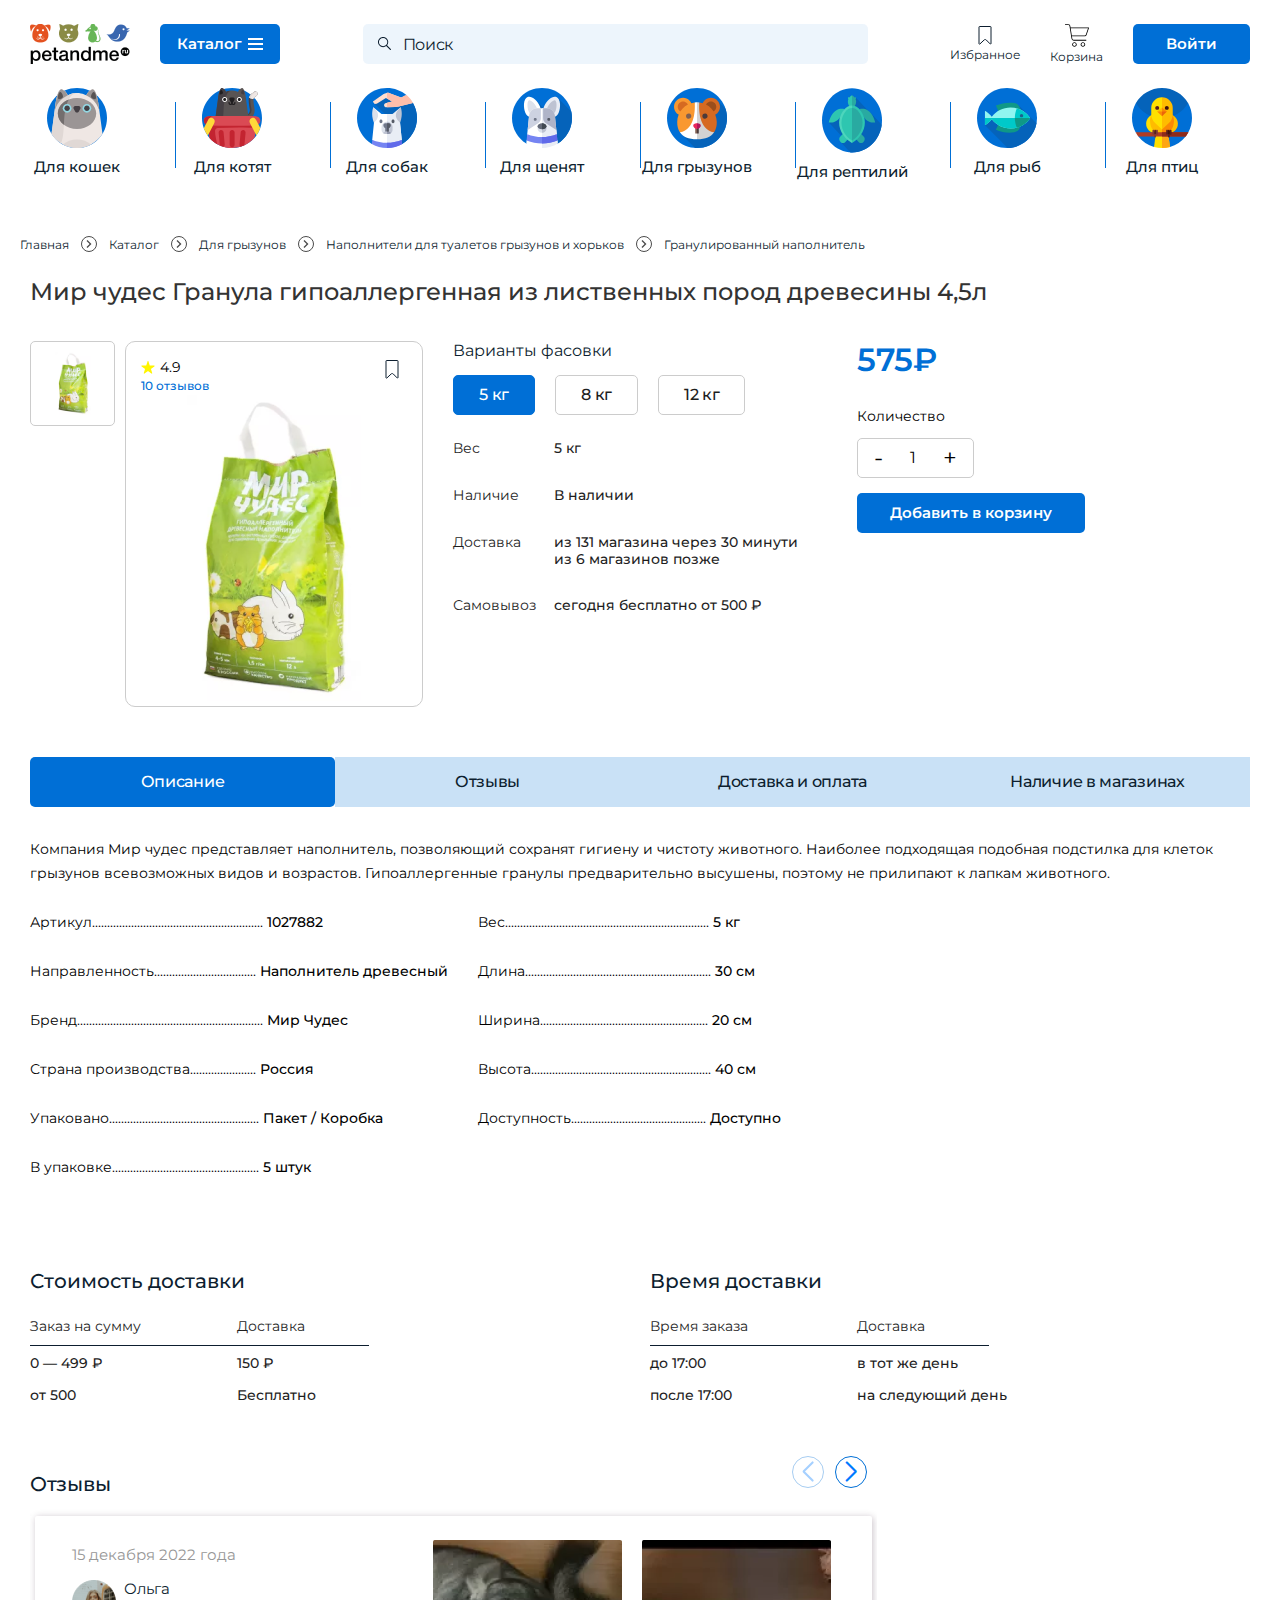
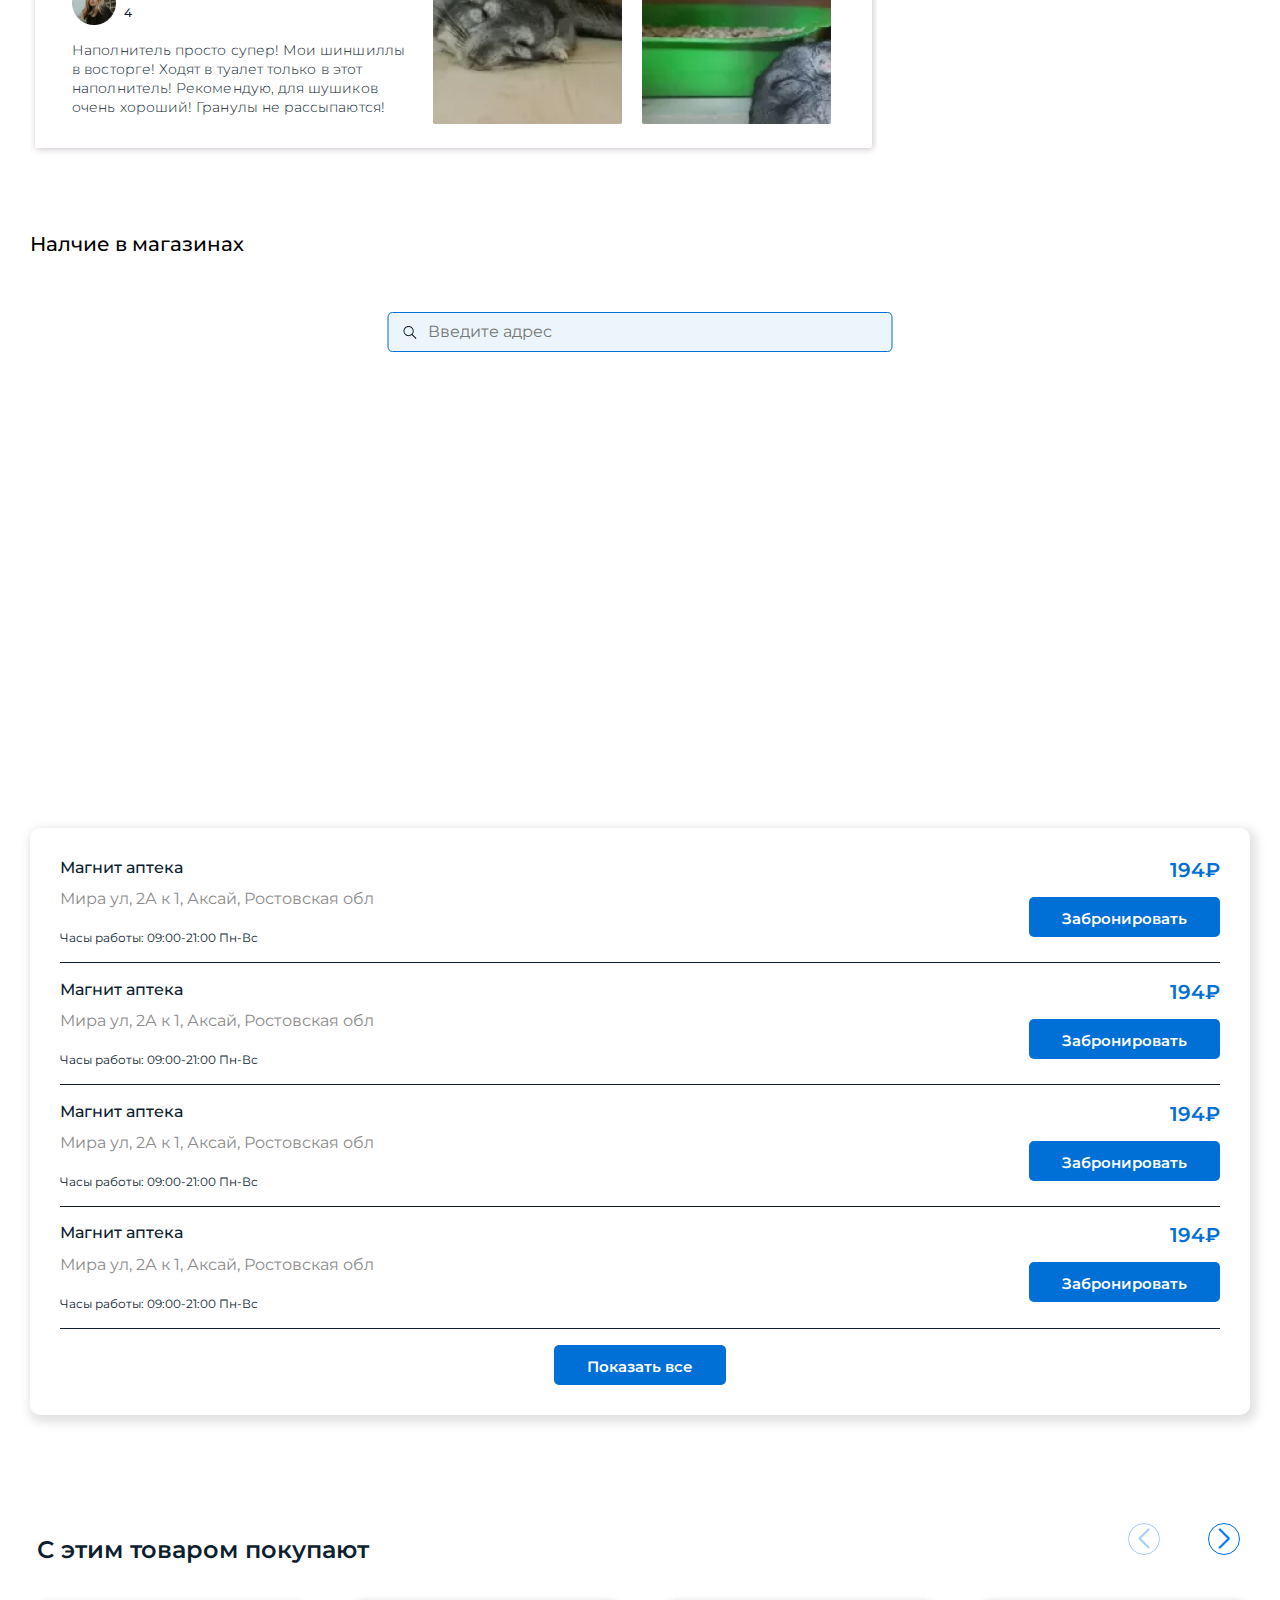
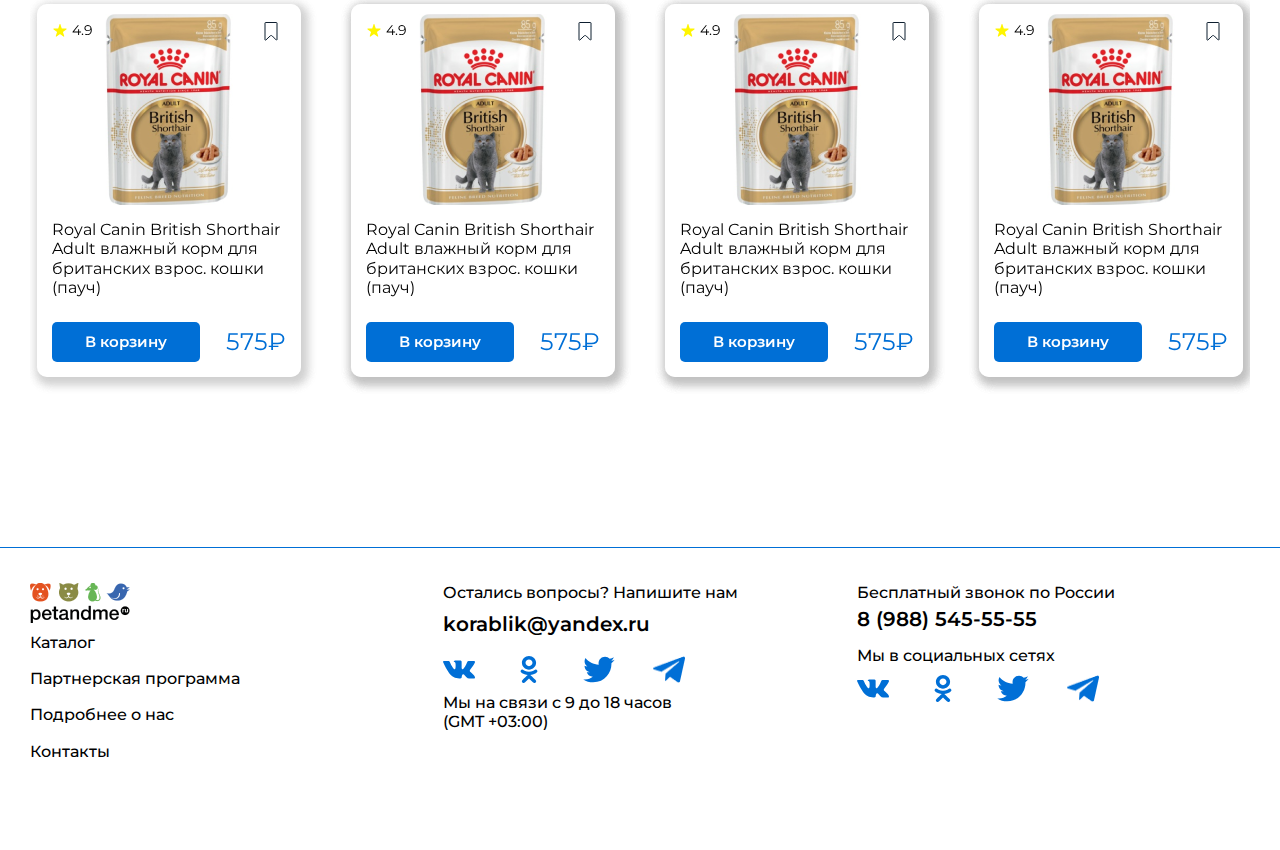
<file: product.html>
<!DOCTYPE html>
<html lang="en">

<head>
  <link rel="stylesheet" type="text/css" href="css/normalize.css" media="screen">
  <link rel="stylesheet" type="text/css" href="css/grid.css" media="screen">
  <link rel="stylesheet" type="text/css" href="css/swiper-bundle.min.css" media="screen">
  <link rel="stylesheet" type="text/css" href="css/slick.css" media="screen">
  <link rel="stylesheet" type="text/css" href="css/style.css" media="screen">
  <meta name="viewport" content="width=device-width, initial-scale=1.0">
  <meta charset="UTF-8">
  <title>Zoomagazin</title>
</head>

<body>

  <div class="wrapper">
    <header class="header">
			<div class="container">
				<nav class="navbar df ai-center jc-between">
					<div class="navbar-left df ai-center">
						<a href="#!" class="logo"><img src="images/logo.png" alt=""></a>
						<a href="#!" class="catalog-btn btn-blue">
							<span class="text catalog-btn-text">Каталог</span>
							<span class="icon df ai-center">
								<span class="one dib pr"></span>
								<span class="two dib pr"></span>
								<span class="three dib pr"></span>
							</span>
						</a>
					</div>
					<div class="navbar-search pr">
						<form action="#!" id="search">
							<input type="text" name="seaarch" id="search" placeholder="Поиск">
							<button type="submit" class="pa"><img src="images/search-icon.svg" alt=""></button>
						</form>
					</div>
					<div class="navbar-right df ai-center">
						<a href="#!" class="nav-favorite df ai-center hide-search">
							<img src="images/search-icon.svg" alt="">
						</a>
						<a href="#!" class="nav-favorite df ai-center">
							<svg width="14" height="19" viewBox="0 0 14 19" fill="none"
											xmlns="http://www.w3.org/2000/svg">
											<path
												d="M1.5 0.5H12.5C12.7761 0.5 13 0.723858 13 1V17.5619C13 18.009 12.458 18.2313 12.144 17.913L8.268 13.9828C7.69475 13.4015 6.7619 13.3854 6.16895 13.9466L1.84369 18.0399C1.52495 18.3416 1 18.1156 1 17.6768V1C1 0.723858 1.22386 0.5 1.5 0.5Z"
												stroke="#0D1E2F" />
										</svg>
							<span class="text fs12 hide-text">Избранное</span>
						</a>
						<a href="#!" class="nav-basket df ai-center">
							<img src="images/basket-icon.svg" alt="">
							<span class="text fs12 hide-text">Корзина</span>
						</a>
						<a href="#!" class="login btn-blue login-dn">Войти</a>
						<a class="header-user__img" href="#">
							<img src="images/header-user.svg" alt="user img">
						</a>
					</div>
				</nav>

				<div class="header-animals mb25">
					<div class="row jc-between">
						<div class="col-lg pr">
							<a href="#!" class="animal-item df ai-center">
								<div class="animal-img">
									<img src="images/top-img1.svg" alt="">
								</div>
								<span class="animal-name fw500 mt10">Для кошек</span>
							</a>
						</div>
						<div class="col-lg pr">
							<a href="#!" class="animal-item df ai-center">
								<div class="animal-img">
									<img src="images/top-img2.svg" alt="">
								</div>
								<span class="animal-name fw500 mt10">Для котят</span>
							</a>
						</div>
						<div class="col-lg pr">
							<a href="#!" class="animal-item df ai-center">
								<div class="animal-img">
									<img src="images/top-img3.svg" alt="">
								</div>
								<span class="animal-name fw500 mt10">Для собак</span>
							</a>
						</div>
						<div class="col-lg pr">
							<a href="#!" class="animal-item df ai-center">
								<div class="animal-img">
									<img src="images/top-img4.svg" alt="">
								</div>
								<span class="animal-name fw500 mt10">Для щенят</span>
							</a>
						</div>
						<div class="col-lg pr">
							<a href="#!" class="animal-item df ai-center">
								<div class="animal-img">
									<img src="images/top-img5.svg" alt="">
								</div>
								<span class="animal-name fw500 mt10">Для грызунов</span>
							</a>
						</div>
						<div class="col-lg pr">
							<a href="#!" class="animal-item df ai-center">
								<div class="animal-img">
									<img src="images/top-img6.svg" alt="">
								</div>
								<span class="animal-name fw500 mt10">Для рептилий</span>
							</a>
						</div>
						<div class="col-lg pr">
							<a href="#!" class="animal-item df ai-center">
								<div class="animal-img">
									<img src="images/top-img7.svg" alt="">
								</div>
								<span class="animal-name fw500 mt10">Для рыб</span>
							</a>
						</div>
						<div class="col-lg pr">
							<a href="#!" class="animal-item df ai-center">
								<div class="animal-img">
									<img src="images/top-img8.svg" alt="">
								</div>
								<span class="animal-name fw500 mt10">Для птиц</span>
							</a>
						</div>
					</div>
				</div>
			</div>
		</header>

    <section class="menu-links pt25">
      <div class="container">
        <div class="row ai-center">
          <div class="menu-links__content df ai-center mt5">
            <a class="menu-links-item fs12 fw400" href="#">Главная</a>
            <span>
              <img src="images/next-raius.svg" alt="">
            </span>
          </div>
          <div class="menu-links__content df ai-center mt5">
            <a class="menu-links-item fs12 fw400" href="#">Каталог</a>
            <span>
              <svg width="16" height="16" viewBox="0 0 16 16" fill="none" xmlns="http://www.w3.org/2000/svg">
                <path
                  d="M10.4746 7.99993L6.46794 3.99326L5.52527 4.93593L8.59194 8.0026L5.52527 11.0693L6.46794 12.0066L10.4746 7.99993Z"
                  fill="#4B4B4B" />
                <rect x="15.5" y="15.5" width="15" height="15" rx="7.5" transform="rotate(180 15.5 15.5)"
                  stroke="#4B4B4B" />
              </svg>
            </span>
          </div>
          <div class="menu-links__content df ai-center mt5">
            <a class="menu-links-item fs12 fw400" href="#">Для грызунов</a>
            <span>
              <svg width="16" height="16" viewBox="0 0 16 16" fill="none" xmlns="http://www.w3.org/2000/svg">
                <path
                  d="M10.4746 7.99993L6.46794 3.99326L5.52527 4.93593L8.59194 8.0026L5.52527 11.0693L6.46794 12.0066L10.4746 7.99993Z"
                  fill="#4B4B4B" />
                <rect x="15.5" y="15.5" width="15" height="15" rx="7.5" transform="rotate(180 15.5 15.5)"
                  stroke="#4B4B4B" />
              </svg>
            </span>
          </div>
          <div class="menu-links__content df ai-center mt5">
            <a class="menu-links-item fs12 fw400" href="#">Наполнители для туалетов грызунов и хорьков</a>
            <span>
              <svg width="16" height="16" viewBox="0 0 16 16" fill="none" xmlns="http://www.w3.org/2000/svg">
                <path
                  d="M10.4746 7.99993L6.46794 3.99326L5.52527 4.93593L8.59194 8.0026L5.52527 11.0693L6.46794 12.0066L10.4746 7.99993Z"
                  fill="#4B4B4B" />
                <rect x="15.5" y="15.5" width="15" height="15" rx="7.5" transform="rotate(180 15.5 15.5)"
                  stroke="#4B4B4B" />
              </svg>
            </span>
          </div>
          <div class="menu-links__content df ai-center mt5">
            <a class="menu-links-item fs12 fw400" href="#">Гранулированный наполнитель</a>
          </div>
        </div>
        <div class="title-content mt25">
          <h2 class="title-text">Мир чудес Гранула гипоаллергенная из лиственных пород древесины 4,5л</h2>
        </div>
      </div>
    </section>

    <section class="product-information">
      <div class="container">
        <div class="row">
          <div class="col-xs-6 col-lg-4  col-md-4 col-sm-6">
            <div class="df">
              <div>
                <div class="product-card__midle br5 tac pt10 pb10 mr10">
                  <img src="images/product-info-img-1.png" alt="">
                </div>
              </div>
              <div class="product-card bg-white br10 pr pl15 pr15 pb5 pt15 br5 b1">
                <div class="product-star tal">
                  <div class="df ai-center pa">
                    <img src="images/star-icon.svg" alt="start">
                    <span class="fw400 fs14 ml5">4.9</span>
                  </div>
                  <span class="fw500 fs12 reviews pt20">10 отзывов</span>
                </div>
                <div class="product-save__icon pa">
                  <svg width="14" height="19" viewBox="0 0 14 19" fill="none"
											xmlns="http://www.w3.org/2000/svg">
											<path
												d="M1.5 0.5H12.5C12.7761 0.5 13 0.723858 13 1V17.5619C13 18.009 12.458 18.2313 12.144 17.913L8.268 13.9828C7.69475 13.4015 6.7619 13.3854 6.16895 13.9466L1.84369 18.0399C1.52495 18.3416 1 18.1156 1 17.6768V1C1 0.723858 1.22386 0.5 1.5 0.5Z"
												stroke="#0D1E2F" />
										</svg>
                </div>
                <img class="product-img" src="images/product-info-img-1.png" alt="product-img">
              </div>
            </div>
          </div>
          <div class="col-xs-4 col-lg-4 pl20 hide">
            <div class="product-information__content">
              <p class="product-information__text">Варианты фасовки</p>
              <div class="buttons df mt15">
                <button class="btn-outline-blue btn-active">5 кг</button>
                <button class="btn-outline-blue">8 кг</button>
                <button class="btn-outline-blue">12 кг</button>
              </div>
              <div class="information-list df mt25">
                <div class="box">
                  <div class="row">
                    <div class="col-md-3 mb30">
                      <p class="product-information__text fw400 fs14">Вес</p>
                    </div>
                    <div class="col-8 mb30">
                      <p class="product-information__text fw500 fs14">5 кг</p>
                    </div>
                  </div>
                  <div class="row">
                    <div class="col-md-3 mb30">
                      <p class="product-information__text fw400 fs14">Наличие</p>
                    </div>
                    <div class="col-8 mb30">
                      <p class="product-information__text fw500 fs14">В наличии</p>
                    </div>
                  </div>
                  <div class="row">
                    <div class="col-md-3 mb30">
                      <p class="product-information__text fw400 fs14">Доставка</p>
                    </div>
                    <div class="col-md-8 mb30">
                      <p class="product-information__text fw500 fs14">из 131 магазина через 30 минути
                        из 6 магазинов позже</p>
                    </div>
                  </div>
                  <div class="row">
                    <div class="col-md-3 mb30">
                      <p class="product-information__text fw400 fs14">Самовывоз</p>
                    </div>
                    <div class="col-md-8 mb30">
                      <p class="product-information__text fw500 fs14">сегодня бесплатно от 500 ₽</p>
                    </div>
                  </div>
                </div>
              </div>
            </div>
          </div>
          <div class="col-xs-4 col-lg-4  col-md-4">
            <div class="product-price__box">
              <div class="price mb25">
                <h3 class="fw600 fs32">575₽</h3>
              </div>
              <span class="fw400 fs14">Количество</span>
              <div class="counter df ai-center jc-between pl10 pr10 mt10 mb15">
                <button class="decr-btn">-</button>
                <span class="countvalue">1</span>
                <button class="incr-btn">+</button>
              </div>
              <button class="btn-blue">Добавить в корзину</button>

              <div class="time-dn mt15">
                <p class="product-information__text">Варианты фасовки</p>
                <div class="buttons df mt15">
                  <button class="btn-outline-blue btn-active">5 кг</button>
                  <button class="btn-outline-blue ml10 mr10">8 кг</button>
                  <button class="btn-outline-blue">12 кг</button>
                </div>
              </div>
            </div>
          </div>
        </div>
      </div>
    </section>

    <section class="product-info mt50">
      <div class="container">
        <div class="df list-buttons__box">
          <a class="big-btn-blue fs16 fw500 br5 btn-active" href="#">Описание</a>
          <a class="big-btn-blue fs16 fw500" href="#">Отзывы</a>
          <a class="big-btn-blue fs16 fw500" href="#">Доставка и оплата</a>
          <a class="big-btn-blue fs16 fw500" href="#">Наличие в магазинах</a>
        </div>
        <div class="product-info__content mt30 mb25">
          <span class="fw400 fs14">Компания Мир чудес представляет наполнитель, позволяющий сохранят гигиену и чистоту
            животного. Наиболее подходящая подобная подстилка для клеток грызунов всевозможных видов и возрастов.
            Гипоаллергенные гранулы предварительно высушены, поэтому не прилипают к лапкам животного.</span>
        </div>
        <div class="characteristics df">
          <div class="charact mr30">
            <div class="charact-box mb25">
              <span class="fw400 fs14">Артикул.........................................................</span>
              <span class="fw500 fs14">1027882</span>
            </div>
            <div class="charact-box mb25">
              <span class="fw400 fs14">Направленность..................................</span>
              <span class="fw500 fs14">Наполнитель древесный</span>
            </div>
            <div class="charact-box mb25">
              <span class="fw400 fs14">Бренд..............................................................</span>
              <span class="fw500 fs14">Мир Чудес</span>
            </div>
            <div class="charact-box mb25">
              <span class="fw400 fs14">Страна производства......................</span>
              <span class="fw500 fs14">Россия</span>
            </div>
            <div class="charact-box mb25">
              <span class="fw400 fs14">Упаковано..................................................</span>
              <span class="fw500 fs14">Пакет / Коробка</span>
            </div>
            <div class="charact-box mb25">
              <span class="fw400 fs14">В упаковке.................................................</span>
              <span class="fw500 fs14">5 штук</span>
            </div>
          </div>
          <div class="charact">
            <div class="charact-box mb25">
              <span class="fw400 fs14">Вес....................................................................</span>
              <span class="fw500 fs14">5 кг</span>
            </div>
            <div class="charact-box mb25">
              <span class="fw400 fs14">Длина..............................................................</span>
              <span class="fw500 fs14">30 см</span>
            </div>
            <div class="charact-box mb25">
              <span class="fw400 fs14">Ширина........................................................</span>
              <span class="fw500 fs14">20 см</span>
            </div>
            <div class="charact-box mb25">
              <span class="fw400 fs14">Высота............................................................ </span>
              <span class="fw500 fs14">40 см</span>
            </div>
            <div class="charact-box mb25">
              <span class="fw400 fs14">Доступность.............................................</span>
              <span class="fw500 fs14">Доступно</span>
            </div>

          </div>
        </div>
        <div class="delivery-content">
          <div class="row">
            <div class="col-xl-6 col-lg-6 col-md-6 col-sm-6">
              <h3 class="fw500 fs20">Стоимость доставки</h3>
              <div class="row mt25">
                <div class="col-lg-4">
                  <p class="fs14 fw400">Заказ на сумму</p>
                </div>
                <div class="col-lg-6">
                  <p class="fs14 fw400">Доставка</p>
                </div>
              </div>
              <div class="line"></div>
              <div class="row">
                <div class="col-lg-4 mb15">
                  <p class="fs14 fw500">0 — 499 ₽</p>
                </div>
                <div class="col-lg-6 mb15">
                  <p class="fs14 fw500">150 ₽</p>
                </div>
              </div>
              <div class="row">
                <div class="col-lg-4">
                  <p class="fs14 fw500">от 500</p>
                </div>
                <div class="col-lg-6">
                  <p class="fs14 fw500">Бесплатно</p>
                </div>
              </div>
            </div>
            <div class="col-xl-6 col-lg-6 col-md-6 col-sm-6">
              <h3 class="fw500 fs20">Время доставки</h3>
              <div class="row mt25">
                <div class="col-lg-4">
                  <p class="fs14 fw400">Время заказа</p>
                </div>
                <div class="col-lg-6">
                  <p class="fs14 fw400">Доставка</p>
                </div>
              </div>
              <div class="line"></div>
              <div class="row">
                <div class="col-lg-4 mb15">
                  <p class="fs14 fw500">до 17:00</p>
                </div>
                <div class="col-lg-6 mb15">
                  <p class="fs14 fw500">в тот же день</p>
                </div>
              </div>
              <div class="row">
                <div class="col-lg-4">
                  <p class="fs14 fw500">после 17:00</p>
                </div>
                <div class="col-lg-6">
                  <p class="fs14 fw500">на следующий день</p>
                </div>
              </div>
            </div>
          </div>
        </div>
      </div>

      <div class="container">
        <div
          class="swiper mySwiperbottom testimonal-swiper swiper-initialized swiper-horizontal swiper-backface-hidden">
          <div class="testimonals" id="testimonals">Отзывы</div>

          <div class="swiper-wrapper" id="swiper-wrapper-c73ebd4a20826b69" aria-live="polite"
            style="transform: translate3d(-1694px, 0px, 0px); transition-duration: 0ms;">
            <div class="swiper-slide" role="group" aria-label="1 / 3" style="width: 847px;">
              <div class="swiper-slide-in">
                <div class="slide-info">
                  <div class="date">15 декабря 2022 года</div>
                  <div class="user">
                    <img src="images/slider-img-1.png" alt="">
                    <div class="user-bottom">
                      <div class="username">Ольга</div>
                      <div class="rate"><i class="fa-solid fa-star"></i><span>4</span></div>
                    </div>
                  </div>
                  <p>Наполнитель просто супер! Мои шиншиллы в восторге! Ходят в туалет только в этот наполнитель!
                    Рекомендую, для шушиков очень хороший! Гранулы не рассыпаются!</p>
                </div>
                <div class="slide-images">
                  <img src="images/slider1.png" alt="">
                  <img src="images/slider2.png" alt="">
                </div>
              </div>
            </div>
            <div class="swiper-slide swiper-slide-prev" role="group" aria-label="2 / 3" style="width: 847px;">
              <div class="swiper-slide-in">
                <div class="slide-info">
                  <div class="date">15 декабря 2022 года</div>
                  <div class="user">
                    <img src="images/slider-img-1.png" alt="">
                    <div class="user-bottom">
                      <div class="username">Ольга</div>
                      <div class="rate"><i class="fa-solid fa-star"></i><span>4</span></div>
                    </div>
                  </div>
                  <p>Наполнитель просто супер! Мои шиншиллы в восторге! Ходят в туалет только в этот наполнитель!
                    Рекомендую, для шушиков очень хороший! Гранулы не рассыпаются!</p>
                </div>
                <div class="slide-images">
                  <img src="images/slider1.png" alt="">
                  <img src="images/slider2.png" alt="">
                </div>
              </div>
            </div>
            <div class="swiper-slide swiper-slide-active" role="group" aria-label="3 / 3" style="width: 847px;">
              <div class="swiper-slide-in">
                <div class="slide-info">
                  <div class="date">15 декабря 2022 года</div>
                  <div class="user">
                    <img src="images/slider-img-1.png" alt="">
                    <div class="user-bottom">
                      <div class="username">Ольга</div>
                      <div class="rate"><i class="fa-solid fa-star"></i><span>4</span></div>
                    </div>
                  </div>
                  <p>Наполнитель просто супер! Мои шиншиллы в восторге! Ходят в туалет только в этот наполнитель!
                    Рекомендую, для шушиков очень хороший! Гранулы не рассыпаются!</p>
                </div>
                <div class="slide-images">
                  <img src="images/slider1.png" alt="">
                  <img src="images/slider2.png" alt="">
                </div>
              </div>
            </div>
          </div>
          <div class="swiper-button-next swiper-button-disabled" tabindex="-1" role="button" aria-label="Next slide"
            aria-controls="swiper-wrapper-c73ebd4a20826b69" aria-disabled="true"></div>
          <div class="swiper-button-prev" tabindex="0" role="button" aria-label="Previous slide"
            aria-controls="swiper-wrapper-c73ebd4a20826b69" aria-disabled="false"></div>
          <span class="swiper-notification" aria-live="assertive" aria-atomic="true"></span>
        </div>
      </div>

      <div class="map-content mt60">
        <div class="container">
          <h3 class="map-content__title pb25 fw500 fs20">Налчие в магазинах</h3>
        </div>
        <div class="search">
          <img src="images/search-icon.svg" alt="search">
          <input type="text" placeholder="Введите адрес">
        </div>
        <iframe
          src="https://www.google.com/maps/embed?pb=!1m14!1m12!1m3!1d2912.8774590486346!2d67.28014515712023!3d37.23547749203754!2m3!1f0!2f0!3f0!3m2!1i1024!2i768!4f13.1!5e0!3m2!1sru!2s!4v1678112986007!5m2!1sru!2s"
          width="100%" height="515px" style="border:0;" allowfullscreen="" loading="lazy"
          referrerpolicy="no-referrer-when-downgrade"></iframe>
      </div>
      <div class="container">
        <div class="acordion pt30 pb30 pl30 pr30 br10 mt25">
          <div class="row">
            <div class="col-6">
              <h3 class="fw500 fs16">Магнит аптека</h3>
              <span class="fw400 fs16 mt10 mb20">Мира ул, 2А к 1, Аксай, Ростовская обл</span>
              <p class="fw400 fs12">Часы работы: 09:00-21:00 Пн-Вс</p>
            </div>
            <div class="col-sm-6 col-6 tar">
              <h4 class="fw600 fs20">194₽</h4>
              <button class="btn-blue mt15">Забронировать</button>
            </div>
            <div class="line"></div>
            <div class="col-6">
              <h3 class="fw500 fs16">Магнит аптека</h3>
              <span class="fw400 fs16 mt10 mb20">Мира ул, 2А к 1, Аксай, Ростовская обл</span>
              <p class="fw400 fs12">Часы работы: 09:00-21:00 Пн-Вс</p>
            </div>
            <div class="col-sm-6 col-6 tar">
              <h4 class="fw600 fs20">194₽</h4>
              <button class="btn-blue mt15">Забронировать</button>
            </div>
            <div class="line"></div>
            <div class="col-6">
              <h3 class="fw500 fs16">Магнит аптека</h3>
              <span class="fw400 fs16 mt10 mb20">Мира ул, 2А к 1, Аксай, Ростовская обл</span>
              <p class="fw400 fs12">Часы работы: 09:00-21:00 Пн-Вс</p>
            </div>
            <div class="col-6 tar">
              <h4 class="fw600 fs20">194₽</h4>
              <button class="btn-blue mt15">Забронировать</button>
            </div>
            <div class="line"></div>
            <div class="col-6">
              <h3 class="fw500 fs16">Магнит аптека</h3>
              <span class="fw400 fs16 mt10 mb20">Мира ул, 2А к 1, Аксай, Ростовская обл</span>
              <p class="fw400 fs12">Часы работы: 09:00-21:00 Пн-Вс</p>
            </div>
            <div class="col-6 tar">
              <h4 class="fw600 fs20">194₽</h4>
              <button class="btn-blue mt15">Забронировать</button>
            </div>
            <div class="line"></div>
          </div>
          <button class="btn-blue btn-bottom mt25">Показать все</button>
        </div>
      </div>
    </section>

    <div class="sameproduct">
      <div class="container">
        <div class="swiper mySwiperthird same-swiper swiper-initialized swiper-horizontal swiper-backface-hidden">
          <h2>С этим товаром покупают</h2>

          <div class="swiper-wrapper mt40" id="swiper-wrapper-68d6e33bb637de4e" aria-live="polite"
            style="transform: translate3d(-777px, 0px, 0px); transition-duration: 0ms;">
            <div class="product swiper-slide" role="group" aria-label="1 / 7" style="width: 100%; margin-right: 50px;">
              <div class="product-card bg-white br10 pr pl15 pr15 pb15 pt10">
                <div class="product-star df ai-center pa">
                  <img src="images/star-icon.svg" alt="">
                  <span class="fw400 fs14 ml5">4.9</span>
                </div>
                <div class="product-save__icon pa">
                  <svg width="14" height="19" viewBox="0 0 14 19" fill="none"
											xmlns="http://www.w3.org/2000/svg">
											<path
												d="M1.5 0.5H12.5C12.7761 0.5 13 0.723858 13 1V17.5619C13 18.009 12.458 18.2313 12.144 17.913L8.268 13.9828C7.69475 13.4015 6.7619 13.3854 6.16895 13.9466L1.84369 18.0399C1.52495 18.3416 1 18.1156 1 17.6768V1C1 0.723858 1.22386 0.5 1.5 0.5Z"
												stroke="#0D1E2F" />
										</svg>
                </div>
                <img class="product-img" src="images/slider-bottom-img-1.png" alt="product-img">
                <div class="product-card__content">
                  <h4 class="fw400 fs15 tal pt15 pb25">Royal Canin British Shorthair Adult влажный корм для британских
                    взрос. кошки (пауч)</h4>
                </div>
                <div class="product-card__footer df ai-center jc-between">
                  <button class="btn-blue">В корзину</button>
                  <span class="fs24 fw400 product-price">575₽</span>
                </div>
              </div>
            </div>
            <div class="product swiper-slide" role="group" aria-label="2 / 7" style="width: 100%; margin-right: 50px;">
              <div class="product swiper-slide" role="group" aria-label="1 / 7"
                style="width: 100%; margin-right: 50px;">
                <div class="product-card bg-white br10 pr pl15 pr15 pb15 pt10">
                  <div class="product-star df ai-center pa">
                    <img src="images/star-icon.svg" alt="">
                    <span class="fw400 fs14 ml5">4.9</span>
                  </div>
                  <div class="product-save__icon pa">
                    <svg width="14" height="19" viewBox="0 0 14 19" fill="none"
											xmlns="http://www.w3.org/2000/svg">
											<path
												d="M1.5 0.5H12.5C12.7761 0.5 13 0.723858 13 1V17.5619C13 18.009 12.458 18.2313 12.144 17.913L8.268 13.9828C7.69475 13.4015 6.7619 13.3854 6.16895 13.9466L1.84369 18.0399C1.52495 18.3416 1 18.1156 1 17.6768V1C1 0.723858 1.22386 0.5 1.5 0.5Z"
												stroke="#0D1E2F" />
										</svg>
                  </div>
                  <img class="product-img" src="images/slider-bottom-img-1.png" alt="product-img">
                  <div class="product-card__content">
                    <h4 class="fw400 fs15 tal pt15 pb25">Royal Canin British Shorthair Adult влажный корм для британских
                      взрос. кошки (пауч)</h4>
                  </div>
                  <div class="product-card__footer df ai-center jc-between">
                    <button class="btn-blue">В корзину</button>
                    <span class="fs24 fw400 product-price">575₽</span>
                  </div>
                </div>
              </div>
            </div>
            <div class="product swiper-slide swiper-slide-prev" role="group" aria-label="3 / 7"
              style="width: 100%; margin-right: 50px;">
              <div class="product swiper-slide" role="group" aria-label="1 / 7"
                style="width: 100%; margin-right: 50px;">
                <div class="product-card bg-white br10 pr pl15 pr15 pb15 pt10">
                  <div class="product-star df ai-center pa">
                    <img src="images/star-icon.svg" alt="">
                    <span class="fw400 fs14 ml5">4.9</span>
                  </div>
                  <div class="product-save__icon pa">
                    <svg width="14" height="19" viewBox="0 0 14 19" fill="none"
											xmlns="http://www.w3.org/2000/svg">
											<path
												d="M1.5 0.5H12.5C12.7761 0.5 13 0.723858 13 1V17.5619C13 18.009 12.458 18.2313 12.144 17.913L8.268 13.9828C7.69475 13.4015 6.7619 13.3854 6.16895 13.9466L1.84369 18.0399C1.52495 18.3416 1 18.1156 1 17.6768V1C1 0.723858 1.22386 0.5 1.5 0.5Z"
												stroke="#0D1E2F" />
										</svg>
                  </div>
                  <img class="product-img" src="images/slider-bottom-img-1.png" alt="product-img">
                  <div class="product-card__content">
                    <h4 class="fw400 fs15 tal pt15 pb25">Royal Canin British Shorthair Adult влажный корм для британских
                      взрос. кошки (пауч)</h4>
                  </div>
                  <div class="product-card__footer df ai-center jc-between">
                    <button class="btn-blue">В корзину</button>
                    <span class="fs24 fw400 product-price">575₽</span>
                  </div>
                </div>
              </div>
            </div>
            <div class="product swiper-slide swiper-slide-active" role="group" aria-label="4 / 7"
              style="width: 100%; margin-right: 50px;">
              <div class="product swiper-slide" role="group" aria-label="1 / 7"
                style="width: 100%; margin-right: 50px;">
                <div class="product-card bg-white br10 pr pl15 pr15 pb15 pt10">
                  <div class="product-star df ai-center pa">
                    <img src="images/star-icon.svg" alt="">
                    <span class="fw400 fs14 ml5">4.9</span>
                  </div>
                  <div class="product-save__icon pa">
                    <svg width="14" height="19" viewBox="0 0 14 19" fill="none"
											xmlns="http://www.w3.org/2000/svg">
											<path
												d="M1.5 0.5H12.5C12.7761 0.5 13 0.723858 13 1V17.5619C13 18.009 12.458 18.2313 12.144 17.913L8.268 13.9828C7.69475 13.4015 6.7619 13.3854 6.16895 13.9466L1.84369 18.0399C1.52495 18.3416 1 18.1156 1 17.6768V1C1 0.723858 1.22386 0.5 1.5 0.5Z"
												stroke="#0D1E2F" />
										</svg>
                  </div>
                  <img class="product-img" src="images/slider-bottom-img-1.png" alt="product-img">
                  <div class="product-card__content">
                    <h4 class="fw400 fs15 tal pt15 pb25">Royal Canin British Shorthair Adult влажный корм для британских
                      взрос. кошки (пауч)</h4>
                  </div>
                  <div class="product-card__footer df ai-center jc-between">
                    <button class="btn-blue">В корзину</button>
                    <span class="fs24 fw400 product-price">575₽</span>
                  </div>
                </div>
              </div>
            </div>
            <div class="product swiper-slide swiper-slide-next" role="group" aria-label="5 / 7"
              style="width: 100%; margin-right: 50px;">
              <div class="product swiper-slide" role="group" aria-label="1 / 7"
                style="width: 100%; margin-right: 50px;">
                <div class="product-card bg-white br10 pr pl15 pr15 pb15 pt10">
                  <div class="product-star df ai-center pa">
                    <img src="images/star-icon.svg" alt="">
                    <span class="fw400 fs14 ml5">4.9</span>
                  </div>
                  <div class="product-save__icon pa">
                    <svg width="14" height="19" viewBox="0 0 14 19" fill="none"
											xmlns="http://www.w3.org/2000/svg">
											<path
												d="M1.5 0.5H12.5C12.7761 0.5 13 0.723858 13 1V17.5619C13 18.009 12.458 18.2313 12.144 17.913L8.268 13.9828C7.69475 13.4015 6.7619 13.3854 6.16895 13.9466L1.84369 18.0399C1.52495 18.3416 1 18.1156 1 17.6768V1C1 0.723858 1.22386 0.5 1.5 0.5Z"
												stroke="#0D1E2F" />
										</svg>
                  </div>
                  <img class="product-img" src="images/slider-bottom-img-1.png" alt="product-img">
                  <div class="product-card__content">
                    <h4 class="fw400 fs15 tal pt15 pb25">Royal Canin British Shorthair Adult влажный корм для британских
                      взрос. кошки (пауч)</h4>
                  </div>
                  <div class="product-card__footer df ai-center jc-between">
                    <button class="btn-blue">В корзину</button>
                    <span class="fs24 fw400 product-price">575₽</span>
                  </div>
                </div>
              </div>
            </div>
            <div class="product swiper-slide" role="group" aria-label="6 / 7" style="width: 100%; margin-right: 50px;">
              <div class="product swiper-slide" role="group" aria-label="1 / 7"
                style="width: 100%; margin-right: 50px;">
                <div class="product-card bg-white br10 pr pl15 pr15 pb15 pt10">
                  <div class="product-star df ai-center pa">
                    <img src="images/star-icon.svg" alt="">
                    <span class="fw400 fs14 ml5">4.9</span>
                  </div>
                  <div class="product-save__icon pa">
                    <svg width="14" height="19" viewBox="0 0 14 19" fill="none"
											xmlns="http://www.w3.org/2000/svg">
											<path
												d="M1.5 0.5H12.5C12.7761 0.5 13 0.723858 13 1V17.5619C13 18.009 12.458 18.2313 12.144 17.913L8.268 13.9828C7.69475 13.4015 6.7619 13.3854 6.16895 13.9466L1.84369 18.0399C1.52495 18.3416 1 18.1156 1 17.6768V1C1 0.723858 1.22386 0.5 1.5 0.5Z"
												stroke="#0D1E2F" />
										</svg>
                  </div>
                  <img class="product-img" src="images/slider-bottom-img-1.png" alt="product-img">
                  <div class="product-card__content">
                    <h4 class="fw400 fs15 tal pt15 pb25">Royal Canin British Shorthair Adult влажный корм для британских
                      взрос. кошки (пауч)</h4>
                  </div>
                  <div class="product-card__footer df ai-center jc-between">
                    <button class="btn-blue">В корзину</button>
                    <span class="fs24 fw400 product-price">575₽</span>
                  </div>
                </div>
              </div>
            </div>
            <div class="product swiper-slide" role="group" aria-label="7 / 7" style="width: 100%; margin-right: 50px;">
              <div class="product swiper-slide" role="group" aria-label="1 / 7"
                style="width: 100%; margin-right: 50px;">
                <div class="product-card bg-white br10 pr pl15 pr15 pb15 pt10">
                  <div class="product-star df ai-center pa">
                    <img src="images/star-icon.svg" alt="">
                    <span class="fw400 fs14 ml5">4.9</span>
                  </div>
                  <div class="product-save__icon pa">
                    <svg width="14" height="19" viewBox="0 0 14 19" fill="none"
											xmlns="http://www.w3.org/2000/svg">
											<path
												d="M1.5 0.5H12.5C12.7761 0.5 13 0.723858 13 1V17.5619C13 18.009 12.458 18.2313 12.144 17.913L8.268 13.9828C7.69475 13.4015 6.7619 13.3854 6.16895 13.9466L1.84369 18.0399C1.52495 18.3416 1 18.1156 1 17.6768V1C1 0.723858 1.22386 0.5 1.5 0.5Z"
												stroke="#0D1E2F" />
										</svg>
                  </div>
                  <img class="product-img" src="images/slider-bottom-img-1.png" alt="product-img">
                  <div class="product-card__content">
                    <h4 class="fw400 fs15 tal pt15 pb25">Royal Canin British Shorthair Adult влажный корм для британских
                      взрос. кошки (пауч)</h4>
                  </div>
                  <div class="product-card__footer df ai-center jc-between">
                    <button class="btn-blue">В корзину</button>
                    <span class="fs24 fw400 product-price">575₽</span>
                  </div>
                </div>
              </div>
            </div>



          </div>
          <div class="swiper-button-next swiper-button-disabled" tabindex="-1" role="button" aria-label="Next slide"
            aria-controls="swiper-wrapper-68d6e33bb637de4e" aria-disabled="true"></div>
          <div class="swiper-button-prev" tabindex="0" role="button" aria-label="Previous slide"
            aria-controls="swiper-wrapper-68d6e33bb637de4e" aria-disabled="false"></div>
          <span class="swiper-notification" aria-live="assertive" aria-atomic="true"></span>
        </div>
      </div>
    </div>

    <footer class="footer">
			<div class="container">
				<div class="row">
					<div class="col-lg-4 col-md-4 col-sm-4">
						<div class="footer-content">
							<img src="images/logo.png" alt="logo">
							<ul>
								<li>
									<a class="fw500 fs15 mt10 mb15" href="#">Каталог</a>
								</li>
								<li>
									<a class="fw500 fs15 mb15" href="#">Партнерская программа</a>
								</li>
								<li>
									<a class="fw500 fs15 mb15" href="#">Подробнее о нас</a>
								</li>
								<li>
									<a class="fw500 fs15 mb15" href="#">Контакты</a>
								</li>
							</ul>
						</div>
					</div>
					<div class="col-lg-4 col-md-4 col-sm-4">
						<div class="footer-content">
							<h4 class="fs15 fw500">Остались вопросы? Напишите нам</h4>
							<a class="mt10 mb10 fw600 fs20" href="#">korablik@yandex.ru</a>
							<div class="icons df">
								<a href="#">
									<img src="images/vk-icon.svg" alt="">
								</a>
								<a href="#">
									<img src="images/ok-icon.svg" alt="">
								</a>
								<a href="#">
									<img src="images/twitter-icon.svg" alt="">
								</a>
								<a href="#">
									<img src="images/telegram.png" alt="">
								</a>
							</div>
							<h4 class="fs15 fw500 mt10">Мы на связи с 9 до 18 часов <br> (GMT +03:00)</h4>
						</div>
					</div>
					<div class="col-lg-4 col-md-4 col-sm-4">
						<div class="footer-content">
							<h4 class="fs15 fw500">Бесплатный звонок по России</h4>
							<a class="fw600 fs20 mb15 mt5" href="#">8 (988) 545-55-55</a>
							<h4 class="fs15 fw500 mb10">Мы в социальных сетях</h4>
							<div class="icons df ai-center">
								<a href="#">
									<img src="images/vk-icon.svg" alt="">
								</a>
								<a href="#">
									<img src="images/ok-icon.svg" alt="">
								</a>
								<a href="#">
									<img src="images/twitter-icon.svg" alt="">
								</a>
								<a href="#">
									<img src="images/telegram.png" alt="">
								</a>
							</div>
						</div>
					</div>
				</div>
			</div>
		</footer>
  </div>

  <script src="js/jquery-3.3.1.min.js"></script>
  <script src="js/jquery.maskedinput.min.js"></script>
  <script src="js/swiper-bundle.min.js"></script>
  <script src="js/slick.min.js"></script>
  <script src="js/script.js"></script>
</body>

</html>
</file>
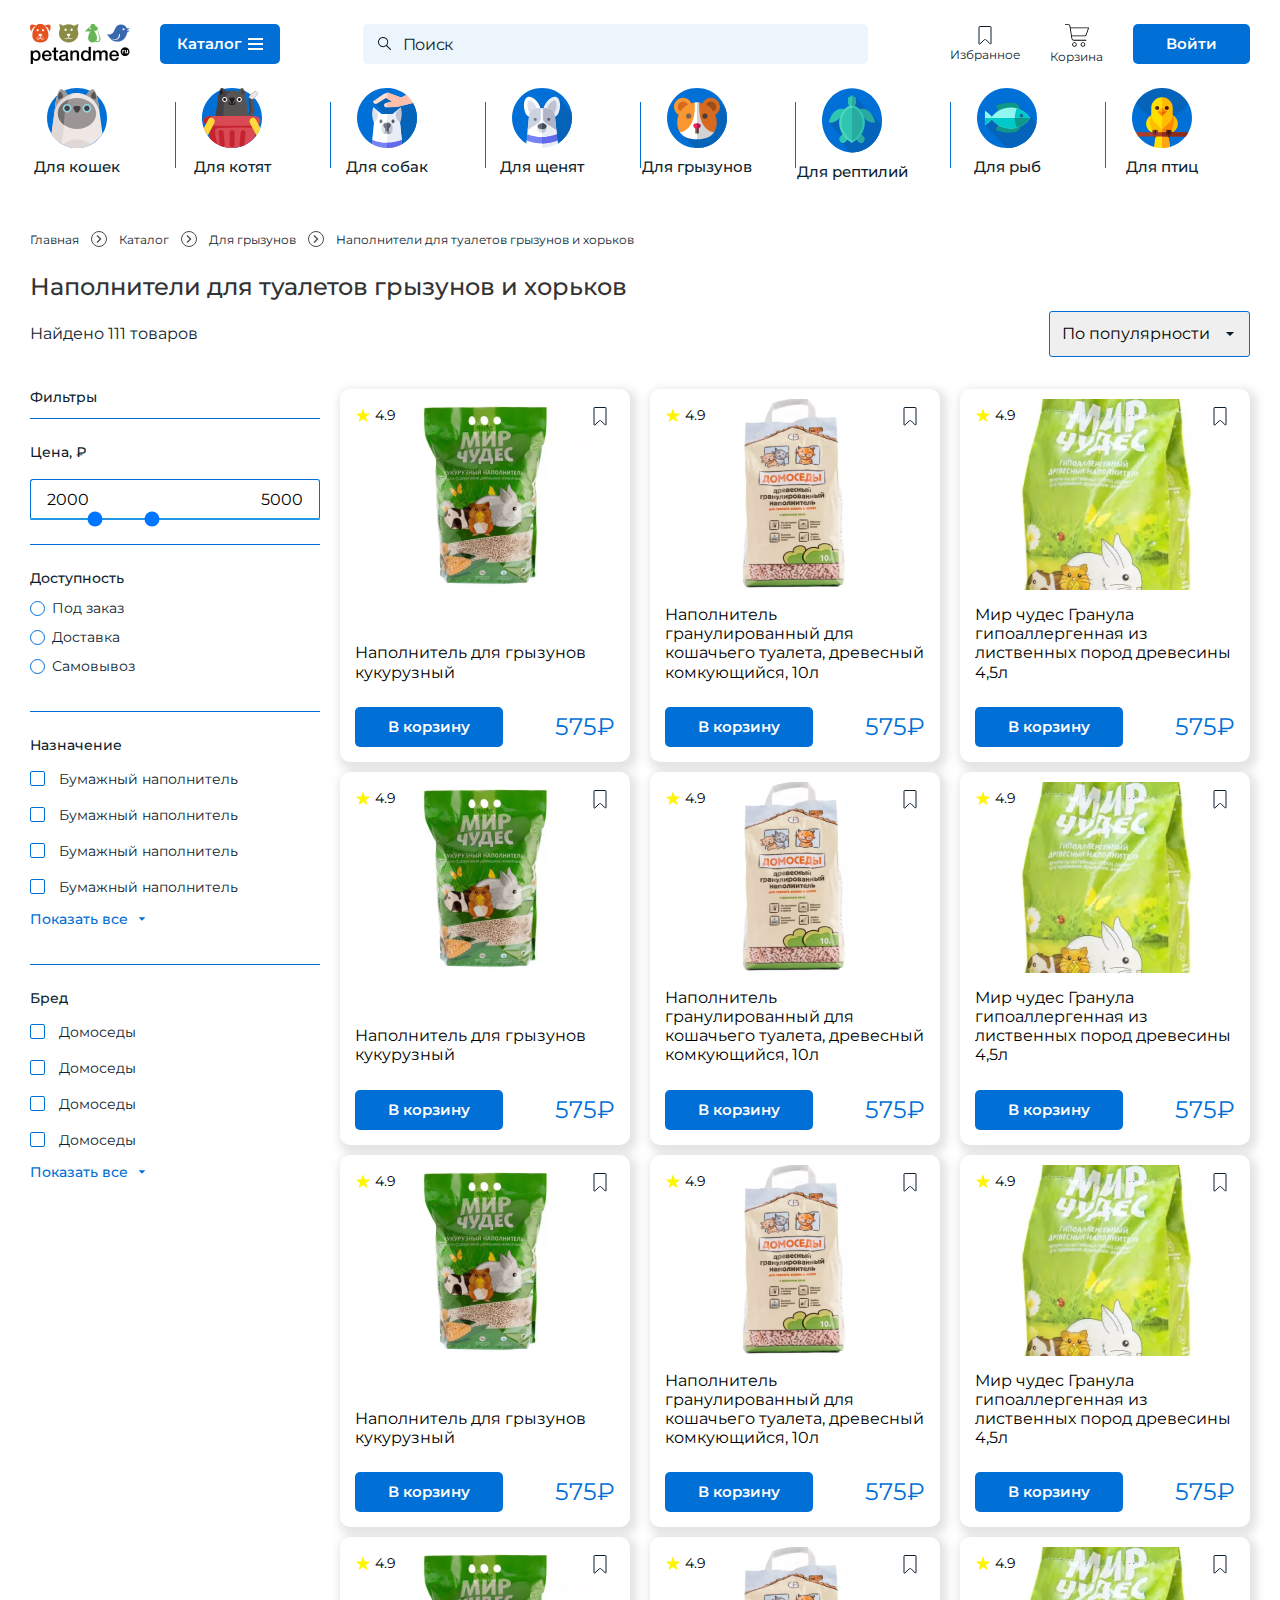
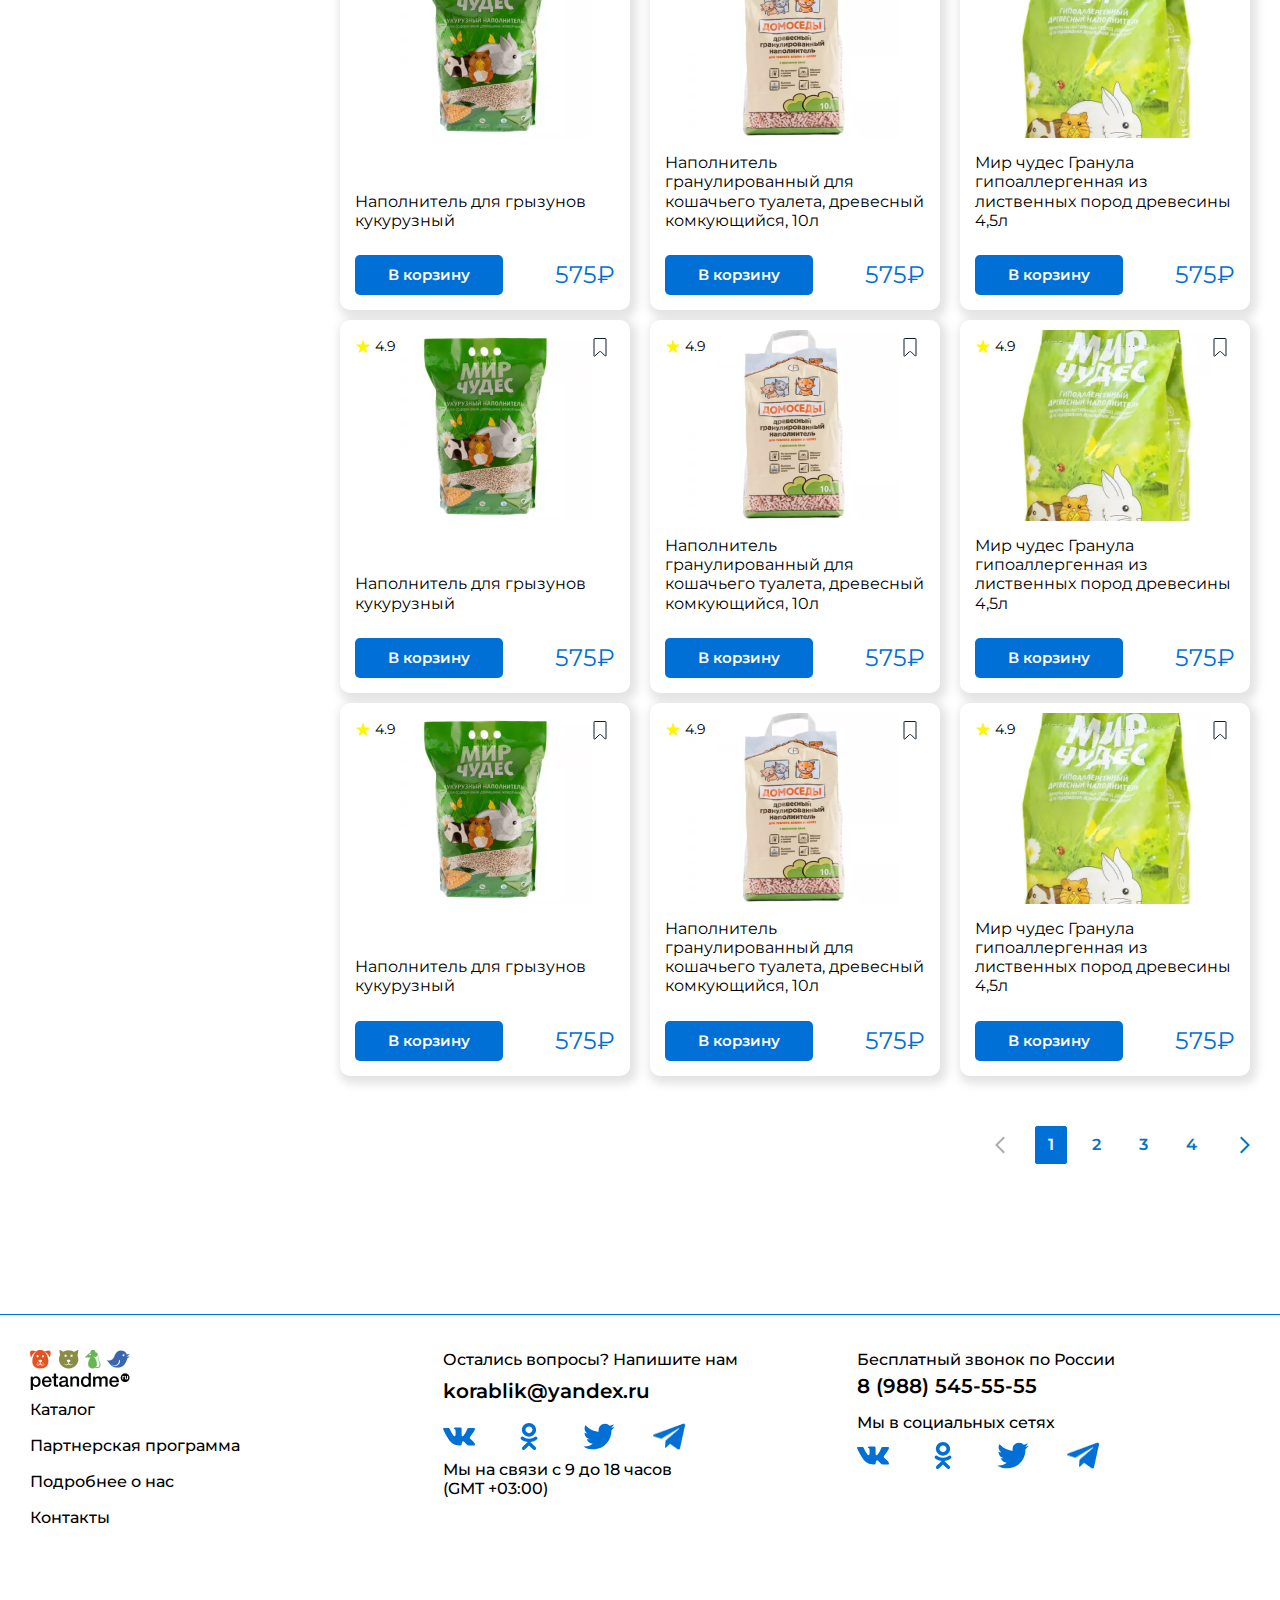
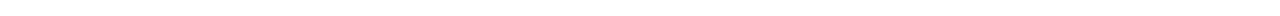
<file: products.html>
<!DOCTYPE html>
<html lang="ru">

<head>
	<link rel="stylesheet" type="text/css" href="css/normalize.css" media="screen">
	<link rel="stylesheet" type="text/css" href="css/grid.css" media="screen">
	<link rel="stylesheet" type="text/css" href="css/swiper-bundle.min.css" media="screen">
	<link rel="stylesheet" type="text/css" href="css/slick.css" media="screen">
	<link rel="stylesheet" type="text/css" href="css/style.css" media="screen">
	<meta name="viewport" content="width=device-width, initial-scale=1.0">
	<meta charset="UTF-8">
	<title>Zoomagazin</title>
</head>

<body>
	<div class="wrapper">
		<header class="header">
			<div class="container">
				<nav class="navbar df ai-center jc-between">
					<div class="navbar-left df ai-center">
						<a href="#!" class="logo"><img src="images/logo.png" alt=""></a>
						<a href="#!" class="catalog-btn btn-blue">
							<span class="text catalog-btn-text">Каталог</span>
							<span class="icon df ai-center">
								<span class="one dib pr"></span>
								<span class="two dib pr"></span>
								<span class="three dib pr"></span>
							</span>
						</a>
					</div>
					<div class="navbar-search pr">
						<form action="#!" id="search">
							<input type="text" name="seaarch" id="search" placeholder="Поиск">
							<button type="submit" class="pa"><img src="images/search-icon.svg" alt=""></button>
						</form>
					</div>
					<div class="navbar-right df ai-center">
						<a href="#!" class="nav-favorite df ai-center hide-search">
							<img src="images/search-icon.svg" alt="">
						</a>
						<a href="#!" class="nav-favorite df ai-center">
							<img src="images/bookmark-icon.svg" alt="">
							<span class="text fs12 hide-text">Избранное</span>
						</a>
						<a href="#!" class="nav-basket df ai-center">
							<img src="images/basket-icon.svg" alt="">
							<span class="text fs12 hide-text">Корзина</span>
						</a>
						<a href="#!" class="login btn-blue login-dn">Войти</a>
						<a class="header-user__img" href="#">
							<img src="images/header-user.svg" alt="user img">
						</a>
					</div>
				</nav>

				<div class="header-animals mb25">
					<div class="row jc-between">
						<div class="col-lg pr">
							<a href="#!" class="animal-item df ai-center">
								<div class="animal-img">
									<img src="images/top-img1.svg" alt="">
								</div>
								<span class="animal-name fw500 mt10">Для кошек</span>
							</a>
						</div>
						<div class="col-lg pr">
							<a href="#!" class="animal-item df ai-center">
								<div class="animal-img">
									<img src="images/top-img2.svg" alt="">
								</div>
								<span class="animal-name fw500 mt10">Для котят</span>
							</a>
						</div>
						<div class="col-lg pr">
							<a href="#!" class="animal-item df ai-center">
								<div class="animal-img">
									<img src="images/top-img3.svg" alt="">
								</div>
								<span class="animal-name fw500 mt10">Для собак</span>
							</a>
						</div>
						<div class="col-lg pr">
							<a href="#!" class="animal-item df ai-center">
								<div class="animal-img">
									<img src="images/top-img4.svg" alt="">
								</div>
								<span class="animal-name fw500 mt10">Для щенят</span>
							</a>
						</div>
						<div class="col-lg pr">
							<a href="#!" class="animal-item df ai-center">
								<div class="animal-img">
									<img src="images/top-img5.svg" alt="">
								</div>
								<span class="animal-name fw500 mt10">Для грызунов</span>
							</a>
						</div>
						<div class="col-lg pr">
							<a href="#!" class="animal-item df ai-center">
								<div class="animal-img">
									<img src="images/top-img6.svg" alt="">
								</div>
								<span class="animal-name fw500 mt10">Для рептилий</span>
							</a>
						</div>
						<div class="col-lg pr">
							<a href="#!" class="animal-item df ai-center">
								<div class="animal-img">
									<img src="images/top-img7.svg" alt="">
								</div>
								<span class="animal-name fw500 mt10">Для рыб</span>
							</a>
						</div>
						<div class="col-lg pr">
							<a href="#!" class="animal-item df ai-center">
								<div class="animal-img">
									<img src="images/top-img8.svg" alt="">
								</div>
								<span class="animal-name fw500 mt10">Для птиц</span>
							</a>
						</div>
					</div>
				</div>
			</div>
		</header>

		<section class="menu-links pt25">
			<div class="container">
				<div class="df ai-center">
					<div class="menu-links__content df ai-center">
						<a class="menu-links-item fs12 fw400" href="#">Главная</a>
						<span>
							<img src="images/next-raius.svg" alt="">
						</span>
					</div>
					<div class="menu-links__content df ai-center">
						<a class="menu-links-item fs12 fw400" href="#">Каталог</a>
						<span>
							<svg width="16" height="16" viewBox="0 0 16 16" fill="none"
								xmlns="http://www.w3.org/2000/svg">
								<path
									d="M10.4746 7.99993L6.46794 3.99326L5.52527 4.93593L8.59194 8.0026L5.52527 11.0693L6.46794 12.0066L10.4746 7.99993Z"
									fill="#4B4B4B" />
								<rect x="15.5" y="15.5" width="15" height="15" rx="7.5"
									transform="rotate(180 15.5 15.5)" stroke="#4B4B4B" />
							</svg>
						</span>
					</div>
					<div class="menu-links__content df ai-center">
						<a class="menu-links-item fs12 fw400" href="#">Для грызунов</a>
						<span>
							<svg width="16" height="16" viewBox="0 0 16 16" fill="none"
								xmlns="http://www.w3.org/2000/svg">
								<path
									d="M10.4746 7.99993L6.46794 3.99326L5.52527 4.93593L8.59194 8.0026L5.52527 11.0693L6.46794 12.0066L10.4746 7.99993Z"
									fill="#4B4B4B" />
								<rect x="15.5" y="15.5" width="15" height="15" rx="7.5"
									transform="rotate(180 15.5 15.5)" stroke="#4B4B4B" />
							</svg>
						</span>
					</div>
					<div class="menu-links__content df ai-center">
						<a class="menu-links-item fs12 fw400" href="#">Наполнители для туалетов грызунов и хорьков</a>
					</div>
				</div>
				<div class="title-content mt25">
					<h2 class="title-text">Наполнители для туалетов грызунов и хорьков</h2>
				</div>
				<div class="df jc-between ai-center mt10">
					<div class="title-content__info">
						<p>Найдено 111 товаров</p>
						<button class="btn-outline-blue mt20 df ai-center" id="media-block__btn">
							Фильтр &nbsp;
							<svg class="setting-icon" width="20" height="18" viewBox="0 0 20 18" fill="none"
								xmlns="http://www.w3.org/2000/svg">
								<path
									d="M5 18H3V16H0V14H3V12H5V18ZM20 16H7V14H20V16ZM15 12H13V10H0V8H13V6.012H15V12ZM20 10H17V8H20V10ZM9 6H7V4H0V2H7V0H9V6ZM20 4H11V2H20V4Z"
									fill="white" />
							</svg>
						</button>
					</div>
					<div class="form-select__box">
						<select name="products" id="products" class="form-select pt10 pb10 br3">
							<option value="По популярности">По популярности</option>
							<option value="Сначала дешевые">Сначала дешевые</option>
							<option value="Сначала дорогие">Сначала дорогие</option>
							<option value="По популярности">По популярности</option>
							<option value="По рейтингу">По рейтингу</option>
						</select>
					</div>
				</div>
			</div>
		</section>

		<section class="products">
			<div class="container">
				<div class="row">
					<div class="col-lg-3 col-md-3 col-sm-4" id="media-col">
						<div class="filter-content">
							<div class="filter-content__box pr">
								<h4 class="filter-content__text fs14 fw500">Фильтры</h4>
								<span class="filter-content__line"></span>
							</div>
							<div class="filter-content__box pr pb25 pt25">
								<div class="filter-content__box">
									<h4 class="filter-content__text fs14 fw500">Цена, ₽</h4>
									<div class="range-slider mt5">
										<div class="df">
											<input class="min" type="number" value="2000" min="0" max="120000" />
											<input class="max" type="number" value="5000" min="0" max="120000" />
										</div>
										<input value="25000" min="0" max="120000" step="500" type="range" />
										<input value="50000" min="0" max="120000" step="500" type="range" />
									</div>
								</div>
							</div>
							<div class="filter-content__box pr pb25 pt25">
								<h4 class="filter-content__text fs14 fw500">Доступность</h4>
								<div class="form">
									<div class="df">
										<label class="fs14 fw400 control control--radio" for="a">Под заказ
											<input type="radio" name="radio" checked="checked" id="a" />
											<div class="control__indicator"></div>
										</label>
									</div>
									<div class="df">
										<label class="fs14 fw400 control control--radio" for="b">Доставка
											<input type="radio" name="radio" checked="checked" id="b" />
											<div class="control__indicator"></div>
										</label>
									</div>
									<div class="df">
										<label class="fs14 fw400 control control--radio" for="c">Самовывоз
											<input type="radio" name="radio" checked="checked" id="c" />
											<div class="control__indicator"></div>
										</label>
									</div>
								</div>
							</div>
							<div class="filter-content__box pr pb25 pt25">
								<h4 class="filter-content__text fs14 fw500">Назначение</h4>
								<div class="form">
									<div class="df">
										<div class="form-group">
											<input type="checkbox" id="d">
											<label class="fs14 fw400" for="d">
												<span class="pl10">Бумажный наполнитель</span>
											</label>
										</div>
									</div>
									<div class="df">
										<div class="form-group">
											<input type="checkbox" id="e">
											<label class="fs14 fw400" for="e">
												<span class="pl10">Бумажный наполнитель</span>
											</label>
										</div>
									</div>
									<div class="df">
										<div class="form-group">
											<input type="checkbox" id="f">
											<label class="fs14 fw400" for="f">
												<span class="pl10">Бумажный наполнитель</span>
											</label>
										</div>
									</div>
									<div class="df">
										<div class="form-group">
											<input type="checkbox" id="g">
											<label class="fs14 fw400" for="g">
												<span class="pl10">Бумажный наполнитель</span>
											</label>
										</div>
									</div>
									<div class="df ai-center">
										<a class="mr10 fs14 fw500 see" href="#">Показать все</a>
										<svg width="8" height="4" viewBox="0 0 8 4" fill="none"
											xmlns="http://www.w3.org/2000/svg">
											<path d="M4.00016 3.66659L7.3335 0.333252L0.66683 0.333252L4.00016 3.66659Z"
												fill="#006FD6" />
										</svg>
									</div>
								</div>
							</div>
							<div class=" pr pb25 pt25 aftanom">
								<h4 class="filter-content__text fs14 fw500">Бред</h4>
								<div class="form">
									<div class="df">
										<div class="form-group">
											<input type="checkbox" id="i">
											<label class="fs14 fw400" for="i">
												<span class="pl10">Домоседы</span>
											</label>
										</div>
									</div>
									<div class="df">
										<div class="form-group">
											<input type="checkbox" id="p">
											<label class="fs14 fw400" for="p">
												<span class="pl10">Домоседы</span>
											</label>
										</div>
									</div>
									<div class="df">
										<div class="form-group">
											<input type="checkbox" id="q">
											<label class="fs14 fw400" for="q">
												<span class="pl10">Домоседы</span>
											</label>
										</div>
									</div>
									<div class="df">
										<div class="form-group">
											<input type="checkbox" id="l">
											<label class="fs14 fw400" for="l">
												<span class="pl10">Домоседы</span>
											</label>
										</div>
									</div>
									<div class="df ai-center">
										<a class="mr10 fs14 fw500 see" href="#">Показать все</a>
										<svg width="8" height="4" viewBox="0 0 8 4" fill="none"
											xmlns="http://www.w3.org/2000/svg">
											<path d="M4.00016 3.66659L7.3335 0.333252L0.66683 0.333252L4.00016 3.66659Z"
												fill="#006FD6" />
										</svg>
									</div>
								</div>
							</div>
						</div>
					</div>

					<div class="col-xl-9 col-md-9 col-sm-8">
						<div class="row">
							<div class="col-lg-4 col-md-4 col-sm-6 col-xs-6 col-12 mb10">
								<div class="product-card bg-white br10 pr pl15 pr15 pb15 pt10">
									<div class="product-star df ai-center pa">
										<img src="images/star-icon.svg" alt="">
										<span class="fw400 fs14 ml5">4.9</span>
									</div>
									<div class="product-save__icon pa">
										<svg width="14" height="19" viewBox="0 0 14 19" fill="none"
											xmlns="http://www.w3.org/2000/svg">
											<path
												d="M1.5 0.5H12.5C12.7761 0.5 13 0.723858 13 1V17.5619C13 18.009 12.458 18.2313 12.144 17.913L8.268 13.9828C7.69475 13.4015 6.7619 13.3854 6.16895 13.9466L1.84369 18.0399C1.52495 18.3416 1 18.1156 1 17.6768V1C1 0.723858 1.22386 0.5 1.5 0.5Z"
												stroke="#0D1E2F" />
										</svg>
									</div>

									<div class="product-in df ai-start jc-between">
										<div class="product-picture">
											<img class="product-img" src="images/product-img-1.png" alt="product-img">
										</div>
										<div>
											<div class="product-card__content">
												<h4 class="fw400 fs15 tal pt15 pb25">Наполнитель для грызунов кукурузный
												</h4>
											</div>
											<div class="product-card__footer df ai-center jc-between">
												<button class="btn-blue">В корзину</button>
												<span class="fs24 fw400 product-price">575₽</span>
											</div>
										</div>
									</div>
								</div>
							</div>
							<div class="col-lg-4 col-md-4 col-sm-6 col-xs-6 col-12 mb10">
								<div class="product-card bg-white br10 pr pl15 pr15 pb15 pt10">
									<div class="product-star df ai-center pa">
										<img src="images/star-icon.svg" alt="">
										<span class="fw400 fs14 ml5">4.9</span>
									</div>
									<div class="product-save__icon pa">
										<svg width="14" height="19" viewBox="0 0 14 19" fill="none"
											xmlns="http://www.w3.org/2000/svg">
											<path
												d="M1.5 0.5H12.5C12.7761 0.5 13 0.723858 13 1V17.5619C13 18.009 12.458 18.2313 12.144 17.913L8.268 13.9828C7.69475 13.4015 6.7619 13.3854 6.16895 13.9466L1.84369 18.0399C1.52495 18.3416 1 18.1156 1 17.6768V1C1 0.723858 1.22386 0.5 1.5 0.5Z"
												stroke="#0D1E2F" />
										</svg>
									</div>

									<div class="product-in df ai-start jc-between">
										<div class="product-picture">
											<img class="product-img" src="images/product-img-2.png" alt="product-img">
										</div>
										<div>
											<div class="product-card__content">
												<h4 class="fw400 fs15 tal pt15 pb25">Наполнитель гранулированный для
													кошачьего туалета, древесный комкующийся, 10л</h4>
											</div>
											<div class="product-card__footer df ai-center jc-between">
												<button class="btn-blue">В корзину</button>
												<span class="fs24 fw400 product-price">575₽</span>
											</div>
										</div>
									</div>
								</div>
							</div>
							<div class="col-lg-4 col-md-4 col-sm-6 col-xs-6 col-12 mb10">
								<div class="product-card bg-white br10 pr pl15 pr15 pb15 pt10">
									<div class="product-star df ai-center pa">
										<img src="images/star-icon.svg" alt="">
										<span class="fw400 fs14 ml5">4.9</span>
									</div>
									<div class="product-save__icon pa">
										<svg width="14" height="19" viewBox="0 0 14 19" fill="none"
											xmlns="http://www.w3.org/2000/svg">
											<path
												d="M1.5 0.5H12.5C12.7761 0.5 13 0.723858 13 1V17.5619C13 18.009 12.458 18.2313 12.144 17.913L8.268 13.9828C7.69475 13.4015 6.7619 13.3854 6.16895 13.9466L1.84369 18.0399C1.52495 18.3416 1 18.1156 1 17.6768V1C1 0.723858 1.22386 0.5 1.5 0.5Z"
												stroke="#0D1E2F" />
										</svg>
									</div>

									<div class="product-in df ai-start jc-between">
										<div class="product-picture">
											<img class="product-img" src="images/product-img-3.png" alt="product-img">
										</div>
										<div>
											<div class="product-card__content">
												<h4 class="fw400 fs15 tal pt15 pb25">Мир чудес Гранула гипоаллергенная
													из лиственных пород древесины 4,5л</h4>
											</div>
											<div class="product-card__footer df ai-center jc-between">
												<button class="btn-blue">В корзину</button>
												<span class="fs24 fw400 product-price">575₽</span>
											</div>
										</div>
									</div>
								</div>
							</div>
							<div class="col-lg-4 col-md-4 col-sm-6 col-xs-6 col-12 mb10">
								<div class="product-card bg-white br10 pr pl15 pr15 pb15 pt10">
									<div class="product-star df ai-center pa">
										<img src="images/star-icon.svg" alt="">
										<span class="fw400 fs14 ml5">4.9</span>
									</div>
									<div class="product-save__icon pa">
										<svg width="14" height="19" viewBox="0 0 14 19" fill="none"
											xmlns="http://www.w3.org/2000/svg">
											<path
												d="M1.5 0.5H12.5C12.7761 0.5 13 0.723858 13 1V17.5619C13 18.009 12.458 18.2313 12.144 17.913L8.268 13.9828C7.69475 13.4015 6.7619 13.3854 6.16895 13.9466L1.84369 18.0399C1.52495 18.3416 1 18.1156 1 17.6768V1C1 0.723858 1.22386 0.5 1.5 0.5Z"
												stroke="#0D1E2F" />
										</svg>
									</div>

									<div class="product-in df ai-start jc-between">
										<div class="product-picture">
											<img class="product-img" src="images/product-img-1.png" alt="product-img">
										</div>
										<div>
											<div class="product-card__content">
												<h4 class="fw400 fs15 tal pt15 pb25">Наполнитель для грызунов кукурузный
												</h4>
											</div>
											<div class="product-card__footer df ai-center jc-between">
												<button class="btn-blue">В корзину</button>
												<span class="fs24 fw400 product-price">575₽</span>
											</div>
										</div>
									</div>
								</div>
							</div>
							<div class="col-lg-4 col-md-4 col-sm-6 col-xs-6 col-12 mb10">
								<div class="product-card bg-white br10 pr pl15 pr15 pb15 pt10">
									<div class="product-star df ai-center pa">
										<img src="images/star-icon.svg" alt="">
										<span class="fw400 fs14 ml5">4.9</span>
									</div>
									<div class="product-save__icon pa">
										<svg width="14" height="19" viewBox="0 0 14 19" fill="none"
											xmlns="http://www.w3.org/2000/svg">
											<path
												d="M1.5 0.5H12.5C12.7761 0.5 13 0.723858 13 1V17.5619C13 18.009 12.458 18.2313 12.144 17.913L8.268 13.9828C7.69475 13.4015 6.7619 13.3854 6.16895 13.9466L1.84369 18.0399C1.52495 18.3416 1 18.1156 1 17.6768V1C1 0.723858 1.22386 0.5 1.5 0.5Z"
												stroke="#0D1E2F" />
										</svg>
									</div>

									<div class="product-in df ai-start jc-between">
										<div class="product-picture">
											<img class="product-img" src="images/product-img-2.png" alt="product-img">
										</div>
										<div>
											<div class="product-card__content">
												<h4 class="fw400 fs15 tal pt15 pb25">Наполнитель гранулированный для
													кошачьего туалета, древесный комкующийся, 10л</h4>
											</div>
											<div class="product-card__footer df ai-center jc-between">
												<button class="btn-blue">В корзину</button>
												<span class="fs24 fw400 product-price">575₽</span>
											</div>
										</div>
									</div>
								</div>
							</div>
							<div class="col-lg-4 col-md-4 col-sm-6 col-xs-6 col-12 mb10">
								<div class="product-card bg-white br10 pr pl15 pr15 pb15 pt10">
									<div class="product-star df ai-center pa">
										<img src="images/star-icon.svg" alt="">
										<span class="fw400 fs14 ml5">4.9</span>
									</div>
									<div class="product-save__icon pa">
										<svg width="14" height="19" viewBox="0 0 14 19" fill="none"
											xmlns="http://www.w3.org/2000/svg">
											<path
												d="M1.5 0.5H12.5C12.7761 0.5 13 0.723858 13 1V17.5619C13 18.009 12.458 18.2313 12.144 17.913L8.268 13.9828C7.69475 13.4015 6.7619 13.3854 6.16895 13.9466L1.84369 18.0399C1.52495 18.3416 1 18.1156 1 17.6768V1C1 0.723858 1.22386 0.5 1.5 0.5Z"
												stroke="#0D1E2F" />
										</svg>
									</div>

									<div class="product-in df ai-start jc-between">
										<div class="product-picture">
											<img class="product-img" src="images/product-img-3.png" alt="product-img">
										</div>
										<div>
											<div class="product-card__content">
												<h4 class="fw400 fs15 tal pt15 pb25">Мир чудес Гранула гипоаллергенная
													из лиственных пород древесины 4,5л</h4>
											</div>
											<div class="product-card__footer df ai-center jc-between">
												<button class="btn-blue">В корзину</button>
												<span class="fs24 fw400 product-price">575₽</span>
											</div>
										</div>
									</div>
								</div>
							</div>
							<div class="col-lg-4 col-md-4 col-sm-6 col-xs-6 col-12 mb10">
								<div class="product-card bg-white br10 pr pl15 pr15 pb15 pt10">
									<div class="product-star df ai-center pa">
										<img src="images/star-icon.svg" alt="">
										<span class="fw400 fs14 ml5">4.9</span>
									</div>
									<div class="product-save__icon pa">
										<svg width="14" height="19" viewBox="0 0 14 19" fill="none"
											xmlns="http://www.w3.org/2000/svg">
											<path
												d="M1.5 0.5H12.5C12.7761 0.5 13 0.723858 13 1V17.5619C13 18.009 12.458 18.2313 12.144 17.913L8.268 13.9828C7.69475 13.4015 6.7619 13.3854 6.16895 13.9466L1.84369 18.0399C1.52495 18.3416 1 18.1156 1 17.6768V1C1 0.723858 1.22386 0.5 1.5 0.5Z"
												stroke="#0D1E2F" />
										</svg>
									</div>

									<div class="product-in df ai-start jc-between">
										<div class="product-picture">
											<img class="product-img" src="images/product-img-1.png" alt="product-img">
										</div>
										<div>
											<div class="product-card__content">
												<h4 class="fw400 fs15 tal pt15 pb25">Наполнитель для грызунов кукурузный
												</h4>
											</div>
											<div class="product-card__footer df ai-center jc-between">
												<button class="btn-blue">В корзину</button>
												<span class="fs24 fw400 product-price">575₽</span>
											</div>
										</div>
									</div>
								</div>
							</div>
							<div class="col-lg-4 col-md-4 col-sm-6 col-xs-6 col-12 mb10">
								<div class="product-card bg-white br10 pr pl15 pr15 pb15 pt10">
									<div class="product-star df ai-center pa">
										<img src="images/star-icon.svg" alt="">
										<span class="fw400 fs14 ml5">4.9</span>
									</div>
									<div class="product-save__icon pa">
										<svg width="14" height="19" viewBox="0 0 14 19" fill="none"
											xmlns="http://www.w3.org/2000/svg">
											<path
												d="M1.5 0.5H12.5C12.7761 0.5 13 0.723858 13 1V17.5619C13 18.009 12.458 18.2313 12.144 17.913L8.268 13.9828C7.69475 13.4015 6.7619 13.3854 6.16895 13.9466L1.84369 18.0399C1.52495 18.3416 1 18.1156 1 17.6768V1C1 0.723858 1.22386 0.5 1.5 0.5Z"
												stroke="#0D1E2F" />
										</svg>
									</div>

									<div class="product-in df ai-start jc-between">
										<div class="product-picture">
											<img class="product-img" src="images/product-img-2.png" alt="product-img">
										</div>
										<div>
											<div class="product-card__content">
												<h4 class="fw400 fs15 tal pt15 pb25">Наполнитель гранулированный для
													кошачьего туалета, древесный комкующийся, 10л</h4>
											</div>
											<div class="product-card__footer df ai-center jc-between">
												<button class="btn-blue">В корзину</button>
												<span class="fs24 fw400 product-price">575₽</span>
											</div>
										</div>
									</div>
								</div>
							</div>
							<div class="col-lg-4 col-md-4 col-sm-6 col-xs-6 col-12 mb10">
								<div class="product-card bg-white br10 pr pl15 pr15 pb15 pt10">
									<div class="product-star df ai-center pa">
										<img src="images/star-icon.svg" alt="">
										<span class="fw400 fs14 ml5">4.9</span>
									</div>
									<div class="product-save__icon pa">
										<svg width="14" height="19" viewBox="0 0 14 19" fill="none"
											xmlns="http://www.w3.org/2000/svg">
											<path
												d="M1.5 0.5H12.5C12.7761 0.5 13 0.723858 13 1V17.5619C13 18.009 12.458 18.2313 12.144 17.913L8.268 13.9828C7.69475 13.4015 6.7619 13.3854 6.16895 13.9466L1.84369 18.0399C1.52495 18.3416 1 18.1156 1 17.6768V1C1 0.723858 1.22386 0.5 1.5 0.5Z"
												stroke="#0D1E2F" />
										</svg>
									</div>

									<div class="product-in df ai-start jc-between">
										<div class="product-picture">
											<img class="product-img" src="images/product-img-3.png" alt="product-img">
										</div>
										<div>
											<div class="product-card__content">
												<h4 class="fw400 fs15 tal pt15 pb25">Мир чудес Гранула гипоаллергенная
													из лиственных пород древесины 4,5л</h4>
											</div>
											<div class="product-card__footer df ai-center jc-between">
												<button class="btn-blue">В корзину</button>
												<span class="fs24 fw400 product-price">575₽</span>
											</div>
										</div>
									</div>
								</div>
							</div>
							<div class="col-lg-4 col-md-4 col-sm-6 col-xs-6 col-12 mb10">
								<div class="product-card bg-white br10 pr pl15 pr15 pb15 pt10">
									<div class="product-star df ai-center pa">
										<img src="images/star-icon.svg" alt="">
										<span class="fw400 fs14 ml5">4.9</span>
									</div>
									<div class="product-save__icon pa">
										<svg width="14" height="19" viewBox="0 0 14 19" fill="none"
											xmlns="http://www.w3.org/2000/svg">
											<path
												d="M1.5 0.5H12.5C12.7761 0.5 13 0.723858 13 1V17.5619C13 18.009 12.458 18.2313 12.144 17.913L8.268 13.9828C7.69475 13.4015 6.7619 13.3854 6.16895 13.9466L1.84369 18.0399C1.52495 18.3416 1 18.1156 1 17.6768V1C1 0.723858 1.22386 0.5 1.5 0.5Z"
												stroke="#0D1E2F" />
										</svg>
									</div>

									<div class="product-in df ai-start jc-between">
										<div class="product-picture">
											<img class="product-img" src="images/product-img-1.png" alt="product-img">
										</div>
										<div>
											<div class="product-card__content">
												<h4 class="fw400 fs15 tal pt15 pb25">Наполнитель для грызунов кукурузный
												</h4>
											</div>
											<div class="product-card__footer df ai-center jc-between">
												<button class="btn-blue">В корзину</button>
												<span class="fs24 fw400 product-price">575₽</span>
											</div>
										</div>
									</div>
								</div>
							</div>
							<div class="col-lg-4 col-md-4 col-sm-6 col-xs-6 col-12 mb10">
								<div class="product-card bg-white br10 pr pl15 pr15 pb15 pt10">
									<div class="product-star df ai-center pa">
										<img src="images/star-icon.svg" alt="">
										<span class="fw400 fs14 ml5">4.9</span>
									</div>
									<div class="product-save__icon pa">
										<svg width="14" height="19" viewBox="0 0 14 19" fill="none"
											xmlns="http://www.w3.org/2000/svg">
											<path
												d="M1.5 0.5H12.5C12.7761 0.5 13 0.723858 13 1V17.5619C13 18.009 12.458 18.2313 12.144 17.913L8.268 13.9828C7.69475 13.4015 6.7619 13.3854 6.16895 13.9466L1.84369 18.0399C1.52495 18.3416 1 18.1156 1 17.6768V1C1 0.723858 1.22386 0.5 1.5 0.5Z"
												stroke="#0D1E2F" />
										</svg>
									</div>

									<div class="product-in df ai-start jc-between">
										<div class="product-picture">
											<img class="product-img" src="images/product-img-2.png" alt="product-img">
										</div>
										<div>
											<div class="product-card__content">
												<h4 class="fw400 fs15 tal pt15 pb25">Наполнитель гранулированный для
													кошачьего туалета, древесный комкующийся, 10л</h4>
											</div>
											<div class="product-card__footer df ai-center jc-between">
												<button class="btn-blue">В корзину</button>
												<span class="fs24 fw400 product-price">575₽</span>
											</div>
										</div>
									</div>
								</div>
							</div>
							<div class="col-lg-4 col-md-4 col-sm-6 col-xs-6 col-12 mb10">
								<div class="product-card bg-white br10 pr pl15 pr15 pb15 pt10">
									<div class="product-star df ai-center pa">
										<img src="images/star-icon.svg" alt="">
										<span class="fw400 fs14 ml5">4.9</span>
									</div>
									<div class="product-save__icon pa">
										<svg width="14" height="19" viewBox="0 0 14 19" fill="none"
											xmlns="http://www.w3.org/2000/svg">
											<path
												d="M1.5 0.5H12.5C12.7761 0.5 13 0.723858 13 1V17.5619C13 18.009 12.458 18.2313 12.144 17.913L8.268 13.9828C7.69475 13.4015 6.7619 13.3854 6.16895 13.9466L1.84369 18.0399C1.52495 18.3416 1 18.1156 1 17.6768V1C1 0.723858 1.22386 0.5 1.5 0.5Z"
												stroke="#0D1E2F" />
										</svg>
									</div>

									<div class="product-in df ai-start jc-between">
										<div class="product-picture">
											<img class="product-img" src="images/product-img-3.png" alt="product-img">
										</div>
										<div>
											<div class="product-card__content">
												<h4 class="fw400 fs15 tal pt15 pb25">Мир чудес Гранула гипоаллергенная
													из лиственных пород древесины 4,5л</h4>
											</div>
											<div class="product-card__footer df ai-center jc-between">
												<button class="btn-blue">В корзину</button>
												<span class="fs24 fw400 product-price">575₽</span>
											</div>
										</div>
									</div>
								</div>
							</div>
							<div class="col-lg-4 col-md-4 col-sm-6 col-xs-6 col-12 mb10">
								<div class="product-card bg-white br10 pr pl15 pr15 pb15 pt10">
									<div class="product-star df ai-center pa">
										<img src="images/star-icon.svg" alt="">
										<span class="fw400 fs14 ml5">4.9</span>
									</div>
									<div class="product-save__icon pa">
										<svg width="14" height="19" viewBox="0 0 14 19" fill="none"
											xmlns="http://www.w3.org/2000/svg">
											<path
												d="M1.5 0.5H12.5C12.7761 0.5 13 0.723858 13 1V17.5619C13 18.009 12.458 18.2313 12.144 17.913L8.268 13.9828C7.69475 13.4015 6.7619 13.3854 6.16895 13.9466L1.84369 18.0399C1.52495 18.3416 1 18.1156 1 17.6768V1C1 0.723858 1.22386 0.5 1.5 0.5Z"
												stroke="#0D1E2F" />
										</svg>
									</div>

									<div class="product-in df ai-start jc-between">
										<div class="product-picture">
											<img class="product-img" src="images/product-img-1.png" alt="product-img">
										</div>
										<div>
											<div class="product-card__content">
												<h4 class="fw400 fs15 tal pt15 pb25">Наполнитель для грызунов кукурузный
												</h4>
											</div>
											<div class="product-card__footer df ai-center jc-between">
												<button class="btn-blue">В корзину</button>
												<span class="fs24 fw400 product-price">575₽</span>
											</div>
										</div>
									</div>
								</div>
							</div>
							<div class="col-lg-4 col-md-4 col-sm-6 col-xs-6 col-12 mb10">
								<div class="product-card bg-white br10 pr pl15 pr15 pb15 pt10">
									<div class="product-star df ai-center pa">
										<img src="images/star-icon.svg" alt="">
										<span class="fw400 fs14 ml5">4.9</span>
									</div>
									<div class="product-save__icon pa">
										<svg width="14" height="19" viewBox="0 0 14 19" fill="none"
											xmlns="http://www.w3.org/2000/svg">
											<path
												d="M1.5 0.5H12.5C12.7761 0.5 13 0.723858 13 1V17.5619C13 18.009 12.458 18.2313 12.144 17.913L8.268 13.9828C7.69475 13.4015 6.7619 13.3854 6.16895 13.9466L1.84369 18.0399C1.52495 18.3416 1 18.1156 1 17.6768V1C1 0.723858 1.22386 0.5 1.5 0.5Z"
												stroke="#0D1E2F" />
										</svg>
									</div>

									<div class="product-in df ai-start jc-between">
										<div class="product-picture">
											<img class="product-img" src="images/product-img-2.png" alt="product-img">
										</div>
										<div>
											<div class="product-card__content">
												<h4 class="fw400 fs15 tal pt15 pb25">Наполнитель гранулированный для
													кошачьего туалета, древесный комкующийся, 10л</h4>
											</div>
											<div class="product-card__footer df ai-center jc-between">
												<button class="btn-blue">В корзину</button>
												<span class="fs24 fw400 product-price">575₽</span>
											</div>
										</div>
									</div>
								</div>
							</div>
							<div class="col-lg-4 col-md-4 col-sm-6 col-xs-6 col-12 mb10">
								<div class="product-card bg-white br10 pr pl15 pr15 pb15 pt10">
									<div class="product-star df ai-center pa">
										<img src="images/star-icon.svg" alt="">
										<span class="fw400 fs14 ml5">4.9</span>
									</div>
									<div class="product-save__icon pa">
										<svg width="14" height="19" viewBox="0 0 14 19" fill="none"
											xmlns="http://www.w3.org/2000/svg">
											<path
												d="M1.5 0.5H12.5C12.7761 0.5 13 0.723858 13 1V17.5619C13 18.009 12.458 18.2313 12.144 17.913L8.268 13.9828C7.69475 13.4015 6.7619 13.3854 6.16895 13.9466L1.84369 18.0399C1.52495 18.3416 1 18.1156 1 17.6768V1C1 0.723858 1.22386 0.5 1.5 0.5Z"
												stroke="#0D1E2F" />
										</svg>
									</div>

									<div class="product-in df ai-start jc-between">
										<div class="product-picture">
											<img class="product-img" src="images/product-img-3.png" alt="product-img">
										</div>
										<div>
											<div class="product-card__content">
												<h4 class="fw400 fs15 tal pt15 pb25">Мир чудес Гранула гипоаллергенная
													из лиственных пород древесины 4,5л</h4>
											</div>
											<div class="product-card__footer df ai-center jc-between">
												<button class="btn-blue">В корзину</button>
												<span class="fs24 fw400 product-price">575₽</span>
											</div>
										</div>
									</div>
								</div>
							</div>
							<div class="col-lg-4 col-md-4 col-sm-6 col-xs-6 col-12 mb10">
								<div class="product-card bg-white br10 pr pl15 pr15 pb15 pt10">
									<div class="product-star df ai-center pa">
										<img src="images/star-icon.svg" alt="">
										<span class="fw400 fs14 ml5">4.9</span>
									</div>
									<div class="product-save__icon pa">
										<svg width="14" height="19" viewBox="0 0 14 19" fill="none"
											xmlns="http://www.w3.org/2000/svg">
											<path
												d="M1.5 0.5H12.5C12.7761 0.5 13 0.723858 13 1V17.5619C13 18.009 12.458 18.2313 12.144 17.913L8.268 13.9828C7.69475 13.4015 6.7619 13.3854 6.16895 13.9466L1.84369 18.0399C1.52495 18.3416 1 18.1156 1 17.6768V1C1 0.723858 1.22386 0.5 1.5 0.5Z"
												stroke="#0D1E2F" />
										</svg>
									</div>

									<div class="product-in df ai-start jc-between">
										<div class="product-picture">
											<img class="product-img" src="images/product-img-1.png" alt="product-img">
										</div>
										<div>
											<div class="product-card__content">
												<h4 class="fw400 fs15 tal pt15 pb25">Наполнитель для грызунов кукурузный
												</h4>
											</div>
											<div class="product-card__footer df ai-center jc-between">
												<button class="btn-blue">В корзину</button>
												<span class="fs24 fw400 product-price">575₽</span>
											</div>
										</div>
									</div>
								</div>
							</div>
							<div class="col-lg-4 col-md-4 col-sm-6 col-xs-6 col-12 mb10">
								<div class="product-card bg-white br10 pr pl15 pr15 pb15 pt10">
									<div class="product-star df ai-center pa">
										<img src="images/star-icon.svg" alt="">
										<span class="fw400 fs14 ml5">4.9</span>
									</div>
									<div class="product-save__icon pa">
										<svg width="14" height="19" viewBox="0 0 14 19" fill="none"
											xmlns="http://www.w3.org/2000/svg">
											<path
												d="M1.5 0.5H12.5C12.7761 0.5 13 0.723858 13 1V17.5619C13 18.009 12.458 18.2313 12.144 17.913L8.268 13.9828C7.69475 13.4015 6.7619 13.3854 6.16895 13.9466L1.84369 18.0399C1.52495 18.3416 1 18.1156 1 17.6768V1C1 0.723858 1.22386 0.5 1.5 0.5Z"
												stroke="#0D1E2F" />
										</svg>
									</div>

									<div class="product-in df ai-start jc-between">
										<div class="product-picture">
											<img class="product-img" src="images/product-img-2.png" alt="product-img">
										</div>
										<div>
											<div class="product-card__content">
												<h4 class="fw400 fs15 tal pt15 pb25">Наполнитель гранулированный для
													кошачьего туалета, древесный комкующийся, 10л</h4>
											</div>
											<div class="product-card__footer df ai-center jc-between">
												<button class="btn-blue">В корзину</button>
												<span class="fs24 fw400 product-price">575₽</span>
											</div>
										</div>
									</div>
								</div>
							</div>
							<div class="col-lg-4 col-md-4 col-sm-6 col-xs-6 col-12 mb10">
								<div class="product-card bg-white br10 pr pl15 pr15 pb15 pt10">
									<div class="product-star df ai-center pa">
										<img src="images/star-icon.svg" alt="">
										<span class="fw400 fs14 ml5">4.9</span>
									</div>
									<div class="product-save__icon pa">
										<svg width="14" height="19" viewBox="0 0 14 19" fill="none"
											xmlns="http://www.w3.org/2000/svg">
											<path
												d="M1.5 0.5H12.5C12.7761 0.5 13 0.723858 13 1V17.5619C13 18.009 12.458 18.2313 12.144 17.913L8.268 13.9828C7.69475 13.4015 6.7619 13.3854 6.16895 13.9466L1.84369 18.0399C1.52495 18.3416 1 18.1156 1 17.6768V1C1 0.723858 1.22386 0.5 1.5 0.5Z"
												stroke="#0D1E2F" />
										</svg>
									</div>

									<div class="product-in df ai-start jc-between">
										<div class="product-picture">
											<img class="product-img" src="images/product-img-3.png" alt="product-img">
										</div>
										<div>
											<div class="product-card__content">
												<h4 class="fw400 fs15 tal pt15 pb25">Мир чудес Гранула гипоаллергенная
													из лиственных пород древесины 4,5л</h4>
											</div>
											<div class="product-card__footer df ai-center jc-between">
												<button class="btn-blue">В корзину</button>
												<span class="fs24 fw400 product-price">575₽</span>
											</div>
										</div>
									</div>
								</div>
							</div>


						</div>
					</div>
				</div>
				<div class="carosuel-pagination mt40 df ai-center jc-end">
					<div class="prev-btn">
						<svg width="10" height="18" viewBox="0 0 10 18" fill="none" xmlns="http://www.w3.org/2000/svg">
							<path
								d="M8.53422 0.514374L0.0491686 8.99938L8.53422 17.4844L9.94922 16.0704L2.87717 8.99938L9.94922 1.92838L8.53422 0.514374Z"
								fill="#ACACAC" />
						</svg>
					</div>
					<div class="slider-number df ml30 mr30">
						<div class="fs16 fw600 active">1</div>
						<div class="fs16 fw600">2</div>
						<div class="fs16 fw600">3</div>
						<div class="fs16 fw600">4</div>
					</div>
					<div class="next-btn">
						<svg width="10" height="18" viewBox="0 0 10 18" fill="none" xmlns="http://www.w3.org/2000/svg">
							<path
								d="M1.46578 17.4856L9.95083 9.00062L1.46578 0.515625L0.0507812 1.92962L7.12283 9.00062L0.0507812 16.0716L1.46578 17.4856Z"
								fill="#0176C3" />
						</svg>
					</div>
				</div>
			</div>
		</section>

		<footer class="footer">
			<div class="container">
				<div class="row">
					<div class="col-lg-4 col-md-4 col-sm-4">
						<div class="footer-content">
							<img src="images/logo.png" alt="logo">
							<ul>
								<li>
									<a class="fw500 fs15 mt10 mb15" href="#">Каталог</a>
								</li>
								<li>
									<a class="fw500 fs15 mb15" href="#">Партнерская программа</a>
								</li>
								<li>
									<a class="fw500 fs15 mb15" href="#">Подробнее о нас</a>
								</li>
								<li>
									<a class="fw500 fs15 mb15" href="#">Контакты</a>
								</li>
							</ul>
						</div>
					</div>
					<div class="col-lg-4 col-md-4 col-sm-4">
						<div class="footer-content">
							<h4 class="fs15 fw500">Остались вопросы? Напишите нам</h4>
							<a class="mt10 mb10 fw600 fs20" href="#">korablik@yandex.ru</a>
							<div class="icons df">
								<a href="#">
									<img src="images/vk-icon.svg" alt="">
								</a>
								<a href="#">
									<img src="images/ok-icon.svg" alt="">
								</a>
								<a href="#">
									<img src="images/twitter-icon.svg" alt="">
								</a>
								<a href="#">
									<img src="images/telegram.png" alt="">
								</a>
							</div>
							<h4 class="fs15 fw500 mt10">Мы на связи с 9 до 18 часов <br> (GMT +03:00)</h4>
						</div>
					</div>
					<div class="col-lg-4 col-md-4 col-sm-4">
						<div class="footer-content">
							<h4 class="fs15 fw500">Бесплатный звонок по России</h4>
							<a class="fw600 fs20 mb15 mt5" href="#">8 (988) 545-55-55</a>
							<h4 class="fs15 fw500 mb10">Мы в социальных сетях</h4>
							<div class="icons df ai-center">
								<a href="#">
									<img src="images/vk-icon.svg" alt="">
								</a>
								<a href="#">
									<img src="images/ok-icon.svg" alt="">
								</a>
								<a href="#">
									<img src="images/twitter-icon.svg" alt="">
								</a>
								<a href="#">
									<img src="images/telegram.png" alt="">
								</a>
							</div>
						</div>
					</div>
				</div>
			</div>
		</footer>
	</div>

	<script src="js/jquery-3.3.1.min.js"></script>
	<script src="js/jquery.maskedinput.min.js"></script>
	<script src="js/swiper-bundle.min.js"></script>
	<script src="js/slick.min.js"></script>
	<script src="js/script.js"></script>
</body>

</html>
</file>
<file: css/style.css>
@import url('https://fonts.googleapis.com/css2?family=Montserrat:ital,wght@0,100;0,200;0,300;0,400;0,500;0,600;0,700;0,800;0,900;1,100;1,200;1,300;1,400;1,500;1,600;1,700;1,800;1,900&display=swap');

body {
	margin: 0;
	padding: 0;
	width: 100%;
	font-family: 'Montserrat', sans-serif;
}

p,
h1,
h2,
h3,
h4,
h5,
h6 {
	margin: 0;
	line-height: 1.2;
}

button:focus,
textarea:focus,
select:focus {
	outline: none !important;
	box-shadow: none;
}

input:focus {
	outline: none !important;
}

a {
	display: inline-block;
	text-decoration: none;
	line-height: 1.2;
}

a,
img,
input,
span,
button,
svg {
	transition: .3s all ease;
}

.wrapper {
	overflow: hidden;
}
.btn-blue {
	display: flex;
	align-items: center;
	justify-content: center;
	font-weight: 600;
	font-size: 15px;
	line-height: 18px;
	color: #FFFFFF;
	background: #006FD6;
	border-radius: 5px;
	border: 1px solid transparent;
	padding: 12px 32px;
	height: 40px;
}
.btn-blue:hover {
	border-color: #006FD6;
	color: #006FD6;
	background: #FFFFFF;
}
.title h2 {
	line-height: 29px;
	color: #0D1E2F;
}

/* nav menu */



header .navbar {
	padding: 24px 0;
}
header .navbar-left .logo {
	margin-right: 30px;
	width: 100px;
}
header .navbar-left .catalog-btn {
	padding: 11px 16px;
}
header .navbar-left .catalog-btn .icon {
	flex-direction: column;
	margin-left: 6px;
}
header .navbar-left .catalog-btn .icon span {
	background: #fff;
	width: 15px;
	height: 2px;
	margin-bottom: 3px;
}
header .navbar-left .catalog-btn .icon span.three {
	margin-bottom: 0;
}
header .navbar-left .catalog-btn:hover .icon span {
	background: #006FD6;
}
header .navbar-left .catalog-btn.active .icon span.one {
	transform: rotate(45deg);
	top: 5px;
}
header .navbar-left .catalog-btn.active .icon span.three {
	transform: rotate(-45deg);
	top: -5px;
}
header .navbar-left .catalog-btn.active .icon span.two {
	opacity: 0;
}
header .navbar .nav-basket,
header .navbar .nav-favorite {
	flex-direction: column;
	line-height: 15px;
	color: #0D1E2F;
	margin-right: 30px;
}
header .navbar .nav-basket span,
header .navbar .nav-favorite span {
	margin-top: 2px;
}
header .navbar .nav-basket:hover span,
header .navbar .nav-favorite:hover span {
	color: #006FD6;
}

header .navbar .navbar-search {
	width: 505px;
}
header .navbar .navbar-search input {
	height: 40px;
	width: 100%;
	background: rgba(0, 111, 214, 0.07);
	border-radius: 5px;
	border: none;
	padding: 10px 20px 10px 40px;
}
header .navbar .navbar-search input::placeholder {
	font-size: 16px;
	line-height: 20px;
	letter-spacing: -0.3px;
	color: #0D1E2F;
}
header .navbar .navbar-search button {
	left: 14px;
	top: 2px;
	border: none;
	padding: 0;
	background: transparent;
}
/* /// */

header .header-animals .animal-item {
	flex-direction: column;
	width: 114px;
}
header .header-animals .animal-name {
	font-size: 15px;
	line-height: 18px;
	color: #0D1E2F;
}
header .header-animals .row {
	flex-wrap: nowrap;
}
header .header-animals .col-lg {
	width: 100%;
}
header .header-animals .col-lg::after {
	content: "";
	display: block;
	width: 0.25px;
	height: 66px;
	background: #006FD6;
	position: absolute;
	right: 0;
	top: 0;
	bottom: 0;
	margin: auto;
}
header .header-animals .col-lg:last-child::after {
	content: none;
}

/* //////// */
.main-sec .main-content {
	background-image: url('../images/main-img.png');
	background-repeat: no-repeat;
	background-size: cover;
	border-radius: 10px;
}
.main-sec .main-block,
.main-sec .main-block h1 {
	letter-spacing: -0.3px;
	color: #FFFFFF;
}
.main-sec .main-block p {
	font-size: 56px;
	line-height: 68px;
	letter-spacing: -0.3px;
	color: #006FD6;
}

/* ///////////// */

.slide-block {
	background: #FFFFFF;
	box-shadow: 3px 4px 9px 4px rgba(147, 147, 147, 0.25);
	border-radius: 10px;
	position: relative;
}
.slide-block .product-info span {
	font-size: 15px;
	line-height: 113.5%;
	color: #0D1E2F;
}
.slide-block .product-bottom .cost {
	line-height: 29px;
	color: #006FD6;
}
.slide-block .rate {
	left: 16px;
	top: 16px;
}
.slide-block .save {
	right: 23px;
	top: 18px;
}
.slide-block .save:focus svg path,
.slide-block .save:hover svg path {
	fill: #0D1E2F;
}

.slick-slide img {
	display: inline-block;
}

.slick-list {
	padding: 10px 0;
}
.for-all .slide-arrow {
	padding: 0;
	border: none;
	background: transparent;
	position: absolute;
	right: 0;
	top: -50px;
	z-index: 100;
}
.for-all .prev-arrow {
	right: 65px;
}
.for-all .next-arrow {
	right: 15px;
}
/* //// */

.sale-sec .sale-block {
	background: #FFFFFF;
	box-shadow: 3px 4px 9px 4px rgba(147, 147, 147, 0.25);
	border-radius: 10px;
	padding: 24px 2px 27px 24px;
}
.sale-sec .sale-block h3 {
	line-height: 113.5%;
	color: #0D1E2F;
}
.sale-sec .sale-block h2 {
	line-height: 49px;
	letter-spacing: -0.3px;
	color: #006FD6;
}
.sale-sec .sale-block p {
	line-height: 24px;
	letter-spacing: -0.3px;
	color: #0D1E2F;
}

/* // */
.discount-sec .discount-block {
	background: #FFFFFF;
	box-shadow: 3px 4px 9px 4px rgba(147, 147, 147, 0.25);
	border-radius: 10px;
	overflow: hidden;
}
.discount-sec .discount-text {
	padding: 12px 12px 14px;
}
.discount-sec .discount-text p {
	letter-spacing: -0.3px;
	color: #0D1E2F;
	margin-bottom: 12px;
}

.discount-sec .discount-img img {
	width: 100%;
}
.discount-sec .discount-img h2 {
	line-height: 49px;
	letter-spacing: -0.3px;
	color: #006FD6;
	left: 30px;
	bottom: 30px;
}
/* /////////////// */
.best-sec .title {
	border-radius: 10px 10px 0 0;
	background: #006FD6;
	padding: 30px;
	position: relative;
	z-index: 1;
}
.best-sec .title h2 {
	color: #fff;
}
.best-carousel {
	border: 1px solid #006FD6;
}
.brands-rov {
	border: 1px solid rgba(204, 204, 204, 0.39);
}
.brands-rov:last-child {
	margin-top: -1px;
}
.brands-img {
	height: 100%;
	padding: 7px;
	border-right: 1px solid rgba(204, 204, 204, 0.39);;
}
.brands-col:last-child .brands-img {
	border-right: none;
}
/* ///////// */
.store-block p {
	line-height: 160%;
	max-width: 235px;
	color: #0D1E2F;
	margin-left: auto;
	margin-right: auto;
}
/* //////////////////// */


/* projects start */
.title-text{
	font-weight: 500;
	font-size: 24px;
	line-height: 29px;
	color: #333333;
}
.menu-links .menu-links__content{
	display: flex;
	align-items: center;
}
.menu-links .menu-links__content span{
	margin: 0 12px;
	display: inline-flex;
}
.menu-links .menu-links-item{
	line-height: 15px;
	color: #0D1E2F;
}
.menu-links .form-select{
	border: 0.5px solid #006FD6;
	padding-left: 12px;
	padding-right: 36px;
	-webkit-appearance: none;
}
.menu-links .form-select:focus .form-select__box::before{
	transform: rotate(-90deg);
}
.form-select__box{
	position: relative;
}
.menu-links .form-select__box::before{
	content: '';
	position: absolute;
	top: 50%;
	transform: translateY(-50%);
	right: 15px;
	background-image: url(../images/bottom-select-awor.svg);
	background-repeat: no-repeat;
	background-size: 100% 100%;
	width: 10px;
	height: 10px;
	padding-left: 10px;
}
/* products */
.products{
	margin-top: 32px;
}
.products #row > div{
	width: auto;
}
.filter-content__box::before{
	content: '';
	position: absolute;
	bottom: 0;
	left: 0;
	width: 100%;
	height: 1px;
	background: #006FD6;
}
.products .filter-content__text{
	line-height: 17px;
	color: #0D1E2F;
	padding-bottom: 13px;
}
.products .form input {
	border: 0.5px solid #006FD6;
	cursor: pointer;
}
.products .form label {
	line-height: 17px;
	color: #0D1E2F;
	cursor: pointer;
}
.products .form .df{
	margin-bottom: 12px;
}
.btn-outline-blue > .setting-icon path{
	fill: #006FD6;
}
.btn-outline-blue:hover > .setting-icon path{
	fill: #fff;
}
#media-block__btn{
	border: 0.5px solid #006FD6;
	border-radius: 3px;
}
.control {
	position: relative;
	display: block;
	padding-left: 22px;
	cursor: pointer;
}

.control input {
	position: absolute;
	z-index: -1;
	opacity: 0;
}
.control__indicator {
	position: absolute;
	top: 1px;
	left: 0;
	width: 15px;
	height: 15px;
	background: white;
	border: 0.5px solid #006FD6;
	
}
.control--radio .control__indicator {
	border-radius: 50%;
}
.control input:checked ~ .control__indicator {
	background: white;
	border: 0.5px solid #006FD6;
	width: 15px;
	height: 15px;
}
.control input:checked:focus ~ .control__indicator::after {
	background: #006FD6;
}
.control__indicator:after {
	position: absolute;
	display: none;
	content: '';
}
.control input:checked ~ .control__indicator:after {
	display: block;
}
.control--checkbox .control__indicator:after {
	top: 4px;
	left: 8px;
	width: 3px;
	height: 8px;
	transform: rotate(45deg);
	border: solid #fff;
	border-width: 0 2px 2px 0;
}
.control--radio .control__indicator:after {
	top: 4px;
	left: 4px;
	width: 6px;
	height: 6px;
	border-radius: 50%;
	background: transparent;
}
.form-group input {
	padding: 0;
	height: initial;
	width: initial;
	margin-bottom: 0;
	display: none;
	cursor: pointer;
}
.form-group label {
	position: relative;
	cursor: pointer;
}
.form-group label:before {
	content:'';
	background-color: transparent;
	display: inline-block;
	position: relative;
	vertical-align: middle;
	cursor: pointer;
	border: 0.5px solid #006FD6;
	border-radius: 2px;
	width: 15px;
	height: 15px;
	margin-top: -3px;
}
.form-group input:checked + label:after {
	content: '';
	display: block;
	position: absolute;
	top: 5px;
	left: 4px;
	width: 7px;
	height: 7px;
	background: #006FD6;
	border-radius: 1px;
}
.see{
	color: #006FD6;
}
.product-card{
	box-shadow: 3px 4px 9px 4px rgba(147, 147, 147, 0.25);
	border-radius: 10px;
	position: relative;
	text-align: center;
	height: 100%;
	width: 100%;
}
.product-card .product-star{
	top: 16px;
	left: 16px;
}
.product-card .product-save__icon{
	top: 18px;
	right: 23px;
	cursor: pointer;
}
.product-card .product-img {
	margin: 0 auto;
	text-align: center;
}
.product-card .product-price{
	color: #006FD6;
}
.range-slider {
	position: relative;
}
.range-slider svg,
.range-slider input[type=range] {
	position: absolute;
	left: 0;
	bottom: 0;
	width: 100%;
}
.product-in {
	flex-direction: column;
	height: 100%;
}
.product-picture{
	margin: 0 auto;
}
.product-save__icon:hover path{
	fill: #0D1E2F;
}
input[type=number] {
	border: 0.5px solid #006FD6;
	border-radius: 3px;
	width: 50%;
	margin: 0;
	padding: 10px 16px;
}
.range-slider .min{
	border-right: 0 !important;
	border-top-right-radius: 0 !important;
	border-bottom-right-radius: 0 !important;
	text-align-last: left;
}
.range-slider .max{
	border-left: 0 !important;
	border-top-left-radius: 0 !important;
	border-bottom-left-radius: 0 !important;
	text-align: right;
}
input[type=number]::-webkit-outer-spin-button,
input[type=number]::-webkit-inner-spin-button {
	-webkit-appearance: none;
}
input[type=range] {
	-webkit-appearance: none;
	width: 100%;
}
input[type=range]::-webkit-slider-runnable-track {
	width: 100%;
	height: 2px;
	cursor: pointer;
	animate: 0.2s;
	background: #2497e3;
	border-radius: 1px;
	box-shadow: none;
	border: 0;
}
input[type=range]::-webkit-slider-thumb {
	z-index: 2;
	position: relative;
	margin-top: -7px;
	width: 15px;
	height: 15px;
	background: #006FD6;
}

.products .prev-btn, .next-btn{
	background: transparent;
	padding: 0;
	border: none;
	margin-top: 8px;
	cursor: pointer;
}
.products .next-btn path{
	fill: #0176C3;
}
.products .prev-btn:hover path, .products .next-btn:hover path{
	fill: #006FD6;
}
.products .slider-number{
	gap: 12px;
}
.products .slider-number div{
	background: transparent;
	border: 1px solid transparent;
	border-radius: 2px;
	padding: 6px 12px;
	color: #0176C3;
	cursor: pointer;
}
.products .slider-number .active{
	background: #006FD6;
	border-color: #006FD6;
	color: white;
}
.products .slider-number div:hover{
	background: #006FD6;
	border-color: #006FD6;
	color: white;
}
/* projects end */

/* product-information start */
.product-information{
	margin-top: 35px;
}
.product-information .product-card{
	box-shadow: none;
	border-color: #ccc;
}
.product-card__midle{
	border: 1px solid #CCCCCC;
	width: 85px;
	height: 85px;
}
.product-card__midle img{
	width: 36px;
	height: 64px;
}
.reviews{
	color: #006FD6;
	display: inherit;
}
.product-information__content .buttons{
	gap: 20px;
}
.product-information .information-list .product-information__text{
	color:#1E1E1E;
}
.counter{
	border: 1px solid #CCCCCC;
	border-radius: 5px;
	width: 117px;
	height: 40px;
}
.counter .incr-btn, .decr-btn{
	background: transparent;
	border: none;
	font-size: 24px;
}
.product-price__box .price h3{
	color: #006FD6;
}
/* product-information end */

/* product-info start */
.product-info{
	border-top-right-radius: 5px;
	border-bottom-right-radius: 5px;
}
.product-info .big-btn-blue{
	background: rgba(0, 111, 214, 0.21);
	padding: 15px 0;
	width: 310px;
	text-align: center;
	line-height: 20px;
	letter-spacing: -0.3px;
	color: #0D1E2F;
}
.delivery-content{
	margin-top: 65px;
}
.delivery-content .line{
	width: 339px;
	height: 0.5px;
	background: #0D1E2F;
	margin: 10px 0;
}
.delivery-content h3{
	color: #0D1E2F;
}
.delivery-content p{
	color: #1E1E1E;
}
.map-content .search input{
	background: rgba(0, 111, 214, 0.07);
	border: 1px solid #006FD6;
	border-radius: 5px;
	padding: 10px 0 10px 39px;
	width: 505px;
	height: 40px;
}
.map-content{
	position: relative;
}
.map-content .search{
	position: absolute;
	top: 100px;
	left: 50%;
	transform: translate(-50%, -50%);
}
.map-content .search img{
	position: absolute;
	top: 50%;
	left: 15px;
	transform: translateY(-50%);
	cursor: pointer;
}
.acordion{
	background: #FFFFFF;
	box-shadow: 3px 4px 9px 4px rgba(147, 147, 147, 0.25);
	border-radius: 10px;
}
.acordion .btn-blue{
	display: inline-block;
}
.acordion .line{
	width: 100%;
	height: 0.25px;
	background: #0D1E2F;
	margin: 17px 0;
	margin-right: 10px;
	margin-left: 10px;
}
.acordion h3, p{
	color: #0D1E2F;
}
.acordion span{
	color: #8C8C8C;
	display: inline-block;
}
.acordion h4{
	color: #006FD6;
}
.acordion .btn-bottom{
	margin: 0 auto;
	display: block;
}
/* procduct-info end */


.sameproduct {
	margin-top: 100px;
	margin-bottom: 150px;
}
.sameproduct .swiper {
	padding: 20px 7px;
}
.sameproduct h2 {
	font-weight: 600;
	font-size: 24px;
	line-height: 29px;
	color: #0D1E2F;
}
.sameproduct .swiper-slide {
	border: none;
}
.sameproduct .swiper-button-next {
	top: 30px;
	width: 32px;
	height: 32px;
	border-radius: 50%;
	border: 1px solid #006FD6;
	display: flex;
	align-items: center;
	justify-content: center;
}
.sameproduct .swiper-button-next::after {
	font-size: 20px;
	font-weight: 900;
}
.sameproduct .swiper-button-prev {
	left: 93%;
	top: 30px;
	width: 32px;
	height: 32px;
	border-radius: 50%;
	border: 1px solid #006FD6;
}
.sameproduct .swiper-button-prev::after {
	font-size: 20px;
	font-weight: 900;
}
.sameproduct .product {
	margin: 0;
	background: #FFFFFF;
	box-shadow: 3px 4px 9px 4px rgba(147, 147, 147, 0.25);
	border-radius: 10px;
	position: relative;
	display: block;
}
.sameproduct .product .product-in {
	padding: 16px;
}
.sameproduct .product a {
	text-decoration: none;
}
.sameproduct .product a .product-info {
	font-weight: 400;
	font-size: 15px;
	line-height: 113.5%;
	display: flex;
	align-items: center;
	color: #0D1E2F;
	margin: 16px 0 25px;
}
.sameproduct .product .img-wrap {
	text-align: center;
	justify-content: center;
	display: flex;
}
.sameproduct .product-bottom {
	display: flex;
	justify-content: space-between;
}
.sameproduct .product-bottom .cost {
	font-weight: 400;
	font-size: 24px;
	line-height: 29px;
	color: #006FD6;
}
.sameproduct .product .rate {
	display: flex;
	align-items: center;
	position: absolute;
	left: 16px;
	top: 16px;
}
.sameproduct .product .rate i {
	color: #FFF500;
}
.sameproduct .product .save {
	position: absolute;
	right: 23px;
	top: 18px;
	font-size: 22px;
}

.testimonal-swiper {
	width: 847px;
	height: 100%;
	margin-right: auto;
	margin-left: 0;
	margin-top: 44px;
	padding: 24px 0;
}
.testimonal-swiper .testimonals {
	font-weight: 500;
	font-size: 20px;
	line-height: 24px;
	letter-spacing: -0.3px;
	margin-bottom: 20px;
	color: #0D1E2F;
}
.testimonal-swiper .swiper-slide {
	font-size: 18px;
	width: 100%;
	background: #fff;
	justify-content: center;
	border: none;
}
.testimonal-swiper .swiper-slide-in {
	overflow: hidden;
	display: flex;
	justify-content: center;
	align-items: center;
	border: none !important;
	box-shadow: 1px 1px 7px rgba(44, 10, 38, 0.25);
	border-radius: 2px;
	margin: 0 5px;
}
.testimonal-swiper .slide-info {
	text-align: left;
	width: 45%;
	padding: 16px;
}
.testimonal-swiper .slide-info p {
	font-weight: 300;
	font-size: 14px;
	line-height: 136.5%;
	letter-spacing: 0.005em;
	color: #0D1E2F;
}
.testimonal-swiper .slide-info .user {
	display: flex;
	gap: 8px;
	margin-bottom: 16px;
}
.testimonal-swiper .slide-info .user .rate span {
	font-weight: 500;
	font-size: 12px;
	line-height: 120%;
	letter-spacing: 0.005em;
	color: #0D1E2F;
}
.testimonal-swiper .slide-info .user .rate i {
	color: #FFD600;
}
.testimonal-swiper .slide-info .username {
	font-weight: 400;
	font-size: 15px;
	line-height: 18px;
	color: #0D1E2F;
}
.testimonal-swiper .slide-info .date {
	font-weight: 400;
	font-size: 15px;
	line-height: 18px;
	margin-bottom: 16px;
	color: #979797;
}
.testimonal-swiper .slide-images {
	gap: 20px;
	display: flex;
	padding: 24px 20px 24px 0;
}
.testimonal-swiper .swiper-button-next {
	top: 30px;
	width: 32px;
	height: 32px;
	border-radius: 50%;
	border: 1px solid #006FD6;
	display: flex;
	align-items: center;
	justify-content: center;
}
.testimonal-swiper .swiper-button-next::after {
	font-size: 20px;
	font-weight: 900;
}
.testimonal-swiper .swiper-button-prev {
	left: 90%;
	top: 30px;
	width: 32px;
	height: 32px;
	border-radius: 50%;
	border: 1px solid #006FD6;
}
.testimonal-swiper .swiper-button-prev::after {
	font-size: 20px;
	font-weight: 900;
}

/* footer start */
.footer{
	border-top: 1px solid #006FD6;
	padding: 35px 0 74px;
	margin-top: 150px;
}
.footer .footer-content .df{
	gap: 38px;
	margin: 10px 0;
}

.footer .footer-content .icons img{
	width: 32px;
	height: 27px;
}
/* footer start */
#media-block__btn{
	display: none !important;
}
#media-block__btn:hover{
	background: #006FD6;
	color: white;
}
.time-dn{
	display: none;
}

.btn-active{
	background: #006FD6 !important;
	border-color: #006FD6 !important;
	color: white !important;
}
.btn-outline-blue{
	font-weight: 500;
	height: 40px;
	font-size: 16px;
	line-height: 20px;
	letter-spacing: -0.3px;
	color: #1E1E1E;
	background: #fff;
	border-radius: 5px;
	border: 1px solid #CCCCCC;
	padding: 0 25px;
}
.btn-outline-blue:hover{
	background: #006FD6;
	border-color: #006FD6;
	color: white;
}
.hide-search{
	display: none !important;
	width: 24px;
}
.hide-search img{
	width: 100%;
	height: 100%;
}
.header-user__img{
	display: none;
}

@media (max-width: 992px){
	.product-information .btn-blue{
		padding: 11px 13px;
	}
	.brands-img{
		border: 1px solid rgba(204, 204, 204, 0.39);
	}
	.brands-col:last-child .brands-img{
		border: 1px solid rgba(204, 204, 204, 0.39);
	}
	.brands-rov{
		border: none;
	}
}
@media (max-width: 768px){
	.product-info .big-btn-blue{
		font-size: 15px;
	}
	.product-info .big-btn-blue{
		max-width: 182px;
		width: 100%;
	}
	.active-show__hide{
		display: block !important;
	}
	#media-col{
		display: none;
		position: absolute;
		top: 0;
		left: 10px;
		background: #FFFFFF;
		box-shadow: 6px -1px 16px 4px rgba(147, 147, 147, 0.25);
		border-radius: 10px;
		z-index: 100;
		max-width: 323px;
		padding: 16px;
	}
	.form-select__box{
		margin-top: 32px;
	}
	#media-block__btn{
		display: block !important;
	}
	.product-card__footer .btn-blue{
		padding: 12px 24px !important;
	}
	
	.product-info .big-btn-blue{
		font-size: 14px;
	}
	header .navbar-search form{
		display: none;
	}
	.hide-search{
		display: block !important;
	}
	.hide-text{
		display: none;
	}
	.header .navbar .nav-basket, header .navbar .nav-favorite{
		width: 25px;
	}
}
@media (max-width: 576px){
	.characteristics.df{
		flex-direction: column;
	}
	.product-info .big-btn-blue{
		font-size: 14px;
	}
	.product-card__content .fs15{
		font-size: 14px;
	}
	.product-card .product-img{
		width: 158px;
	}
	.map-content .search input{
		width: 400px;
	}
	.time-dn{
		display: block !important;
	}
	.hide{
		display: none !important;
	}
}
@media (max-width: 450px){
	.acordion .row{
		flex-direction: column;
	}
	.acordion .row .col-6{
		max-width: 100%;
		text-align-last: left;
	}
	.menu-links .btn-outline-blue{
		padding: 0 12px !important;
	}
	#media-block__btn{
		margin-top: 2px;
	}
	.map-content .search input{
		width: 283px;
	}
	.catalog-btn-text{
		display: none;
	}
}

@media (max-width: 1425px) {
	.product-bottom {
		flex-direction: column;
	}
}
@media (max-width: 1500px) {
	.sameproduct .swiper-button-prev {
		left: 90%;
	}
}
@media (max-width: 1240px) {
	.sameproduct .swiper-button-prev {
		left: 87%;
	}
}
@media (max-width: 670px) {
	.sameproduct .swiper-button-prev {
		left: 83%;
	}
	.main-sec .main-content{
		padding: 45px 16px;
	}
	.main-block h1{
		font-size: 28px;
	}
	.main-block p{
		font-size: 34px;
	}
	.main-block h2{
		font-size: 16px;
	}
	.header-user__img{
		display: block;
	}
	.login-dn{
		display: none;
	}
}
@media (max-width: 520px) {
	.sameproduct h2 {
		font-size: 18px;
	}
	.sameproduct .swiper-button-prev {
		left: 80%;
	}
	.slide-sec .slick-slider{
		margin-top: 30px;
	}
}
@media (max-width: 370px) {
	.sameproduct h2 {
		font-size: 14px;
	}
	.sameproduct .swiper-button-prev {
		left: 75%;
	}
}


@media (max-width: 920px) {
	.testimonal-swiper {
		width: 100%;
	}
	.testimonal-swiper .swiper-button-prev {
		left: 86%;
	}
	header .header-animals{
		overflow-x: scroll;
	}
	header .header-animals::-webkit-scrollbar{
		width: 10px;
		height: 0px;
	}
	header .header-animals::-webkit-scrollbar-track {
		border-radius: 10px;
	}
	/* Handle */
	header .header-animals::-webkit-scrollbar-thumb {
		background: transparent; 
		border-radius: 10px;
	}
	header .header-animals .animal-name{
		font-size: 13px;
	}
}

@media (max-width: 576px) {
	.testimonal-swiper {
		width: 100%;
	}
	.testimonal-swiper .swiper-button-prev {
		left: 80%;
	}
	.testimonal-swiper .swiper-slide-in {
		flex-wrap: wrap;
	}
	.testimonal-swiper .swiper-slide-in .slide-images {
		justify-content: start;
		width: 100%;
		margin-left: 24px;
	}
	.testimonal-swiper .swiper-slide-in .slide-images img {
		width: 98px;
	}
	.testimonal-swiper .slide-info {
		width: 100%;
	}
}
@media (max-width: 440px) {
	.testimonal-swiper {
		width: 100%;
	}
	.testimonal-swiper .swiper-button-prev {
		left: 75%;
	}
}





/*@media (max-width: 480px){}*/
</file>
<file: css/grid.css>
/*
Инструкция.
За базу взята 12-колоночная сетка bootstrap  дополнена типовыми классами.
.col-{1-12} - ширина колонки 100%/х
.of-{1-12} - отступ колонки от левого края 100%/х
.or-{1-12} - сортировка блоков

классы .col-{1-12}, .of-{1-12}, .or-{1-12} имеют аналогичные адаптивные классы:
.col-xs-{1-12}, .of-xs-{1-12}, .or-xs-{1-12}
.col-sm-{1-12}, .of-sm-{1-12}, .or-sm-{1-12}
.col-md-{1-12}, .of-md-{1-12}, .or-md-{1-12}
.col-lg-{1-12}, .of-lg-{1-12}, .or-lg-{1-12}
.col-xl-{1-12}, .of-xl-{1-12}, .or-xl-{1-12}

Есть вспомогательные классы (все они имеют вспомогательные адаптивные по типу {xs/sm/md/lg/xl}-{className}):
Внутренние отступы (padding)
.p*
.pt*
.pb*
.pl*
.pt*
Внешние отступы (margin)
.m*
.mt*
.mb*
.ml*
.mt*
Размер шрифта (font-size)
.fs*
Жирность шрифта (font-weight)
.fw*
Выравнивание шрифта (text-align)
.ta{l/c/r/j}
Тип элемента (display)
.d{n/i/b/f}
Позиционирование (position)
.p{s/a/r/f}
Межстрочный интервал (line-height)
.lh*
Выравнивание блока (float)
.f{n/l/r}

Так же есть дополнительные классы, без адаптивных копий.
.ai-start, .ai-end, .ai-center, .ai-baseline, .ai-stretch, 
.ac-start, .ac-end, .ac-center, .ac-between, .ac-around, .ac-stretch, 
.jc-start, .jc-end, .jc-center, .jc-between, .jc-around


Задача максимально использовать данные классы.
Если в html у элементов будет хоть 10 классов - это нормально.


вместо написания своего css:
.primary-btn {
  font-weight: 900;
  font-size: 18px;
  padding: 20px;
  border-radius: 10px;
  border: solid 2px;
}
Вы должны просто указать набор классов:
class="fw900 fs18 p20 br10 b2"

Внимание!!!!
Гриды использовать неприемлемо.
свойство gap так же недопустимо.
Все что касается гридов - недопустимо.

*/

html{font-family:sans-serif;-ms-text-size-adjust:100%;-webkit-text-size-adjust:100%;}
body{overflow-x: hidden;margin:0;line-height: 1.5;font-family: Montserrat;}
a{background-color:transparent;color: inherit;}
a:active,a:hover{outline:0}
b,strong{font-weight:700}
h1{font-size:2em;margin:.67em 0}
sub,sup{font-size:75%;line-height:0;position:relative;vertical-align:baseline}
sup{top:-.5em}sub{bottom:-.25em}
hr{box-sizing:content-box;height:1px;border:none;margin: 0;}
pre{overflow:auto}
pre{font-family:monospace,monospace;font-size:1em}
button,input,optgroup,select,textarea{color:inherit;font:inherit;margin:0}
button{overflow:visible}
button,select{text-transform:none}
button,html input[type="button"],input[type="reset"],input[type="submit"]{-webkit-appearance:button;cursor:pointer}
button[disabled],html input[disabled]{cursor:default}
button::-moz-focus-inner,input::-moz-focus-inner{border:0;padding:0}
input{line-height:normal}
input[type="checkbox"],input[type="radio"]{box-sizing:border-box;padding:0}
input[type="number"]::-webkit-inner-spin-button,input[type="number"]::-webkit-outer-spin-button{height:auto}
textarea{overflow:auto}
optgroup{font-weight:700}
table{border-collapse:collapse;border-spacing:0}
td,th{padding:0}
html,body,div,span,object,iframe,h1,h2,h3,h4,h5,h6,p,blockquote,pre,abbr,address,cite,code,del,dfn,em,img,ins,kbd,q,
samp,small,strong,sub,sup,var,b,i,dl,dt,dd,ol,ul,li,fieldset,form,label,legend,table,caption,tbody,tfoot,thead,tr,
th,td,article,aside,canvas,details,figcaption,figure,footer,header,hgroup,menu,nav,section,summary,time,mark,audio,
video{margin:0;padding:0;border:0;outline:0;vertical-align:baseline;background:transparent;-webkit-text-size-adjust:none;-moz-text-size-adjust:none;-ms-text-size-adjust:none}
textarea{overflow:auto}
body *{box-sizing:border-box}
a{margin:0;padding:0;vertical-align:baseline;background:transparent;text-decoration:none;outline:none}
html {-ms-overflow-style: scrollbar;box-sizing: border-box;}
img{max-width: 100%;max-height: 100%; border:0;vertical-align:bottom;}
*,*::before,*::after {box-sizing: inherit;}
li {list-style: none;}


.col-1, .col-2, .col-3, .col-4, .col-5, .col-6, .col-7, .col-8, .col-9, .col-10, .col-11, .col-12,
.col-xs-1, .col-xs-2, .col-xs-3, .col-xs-4, .col-xs-5, .col-xs-6, .col-xs-7, .col-xs-8, .col-xs-9, .col-xs-10, .col-xs-11, .col-xs-12,
.col-sm-1, .col-sm-2, .col-sm-3, .col-sm-4, .col-sm-5, .col-sm-6, .col-sm-7, .col-sm-8, .col-sm-9, .col-sm-10, .col-sm-11, .col-sm-12,
.col-md-1, .col-md-2, .col-md-3, .col-md-4, .col-md-5, .col-md-6, .col-md-7, .col-md-8, .col-md-9, .col-md-10, .col-md-11, .col-md-12,
.col-lg-1, .col-lg-2, .col-lg-3, .col-lg-4, .col-lg-5, .col-lg-6, .col-lg-7, .col-lg-8, .col-lg-9, .col-lg-10, .col-lg-11, .col-lg-12,
.col-xl-1, .col-xl-2, .col-xl-3, .col-xl-4, .col-xl-5, .col-xl-6, .col-xl-7, .col-xl-8, .col-xl-9, .col-xl-10, .col-xl-11, .col-xl-12
{
  position: relative;
  padding-right: 10px;
  padding-left: 10px;
  width: 100%;
}
.row {
  -ms-flex-wrap: wrap;
  display: -ms-flexbox;
  display: flex;
  flex-wrap: wrap;
  margin-right: -10px;
  margin-left: -10px;
}
.no-gutters {
  margin-right: 0;
  margin-left: 0;
}
.no-gutters > [class*="col-"] {
  padding-right: 0;
  padding-left: 0;
}
.container {
  width: 100%;
  padding-right: 10px;
  padding-left: 10px;
  margin-right: auto;
  margin-left: auto;
  position: relative;
  max-width: 100%;
}

.fs1 {font-size: 1px;}
.fs10 {font-size: 10px;}
.fs12 {font-size: 12px;}
.fs13 {font-size: 13px;}
.fs14 {font-size: 14px;}
.fs16 {font-size: 16px;}
.fs18 {font-size: 18px;}
.fs20 {font-size: 20px;}
.fs22 {font-size: 22px;}
.fs24 {font-size: 24px;}
.fs26 {font-size: 26px;}
.fs28 {font-size: 28px;}
.fs32 {font-size: 32px;}
.fs36 {font-size: 36px;}
.fs40 {font-size: 40px;}
.fs44 {font-size: 44px;}
.fs48 {font-size: 48px;}
.fs60 {font-size: 60px;}
.fs70 {font-size: 70px;}
.fs100 {font-size: 100px;}

.col-1 {-ms-flex: 0 0 8.333333%;flex: 0 0 8.333333%;max-width: 8.333333%;}
.col-2 {-ms-flex: 0 0 16.666667%;flex: 0 0 16.666667%;max-width: 16.666667%;}
.col-3 {-ms-flex: 0 0 25%;flex: 0 0 25%;max-width: 25%;}
.col-4 {-ms-flex: 0 0 33.333333%;flex: 0 0 33.333333%;max-width: 33.333333%;}
.col-5 {-ms-flex: 0 0 41.666667%;flex: 0 0 41.666667%;max-width: 41.666667%;}
.col-6 {-ms-flex: 0 0 50%;flex: 0 0 50%;max-width: 50%;}
.col-7 {-ms-flex: 0 0 58.333333%;flex: 0 0 58.333333%;max-width: 58.333333%;}
.col-8 {-ms-flex: 0 0 66.666667%;flex: 0 0 66.666667%;max-width: 66.666667%;}
.col-9 {-ms-flex: 0 0 75%;flex: 0 0 75%;max-width: 75%;}
.col-10 {-ms-flex: 0 0 83.333333%;flex: 0 0 83.333333%;max-width: 83.333333%;}
.col-11 {-ms-flex: 0 0 91.666667%;flex: 0 0 91.666667%;max-width: 91.666667%;}
.col-12 {-ms-flex: 0 0 100%;flex: 0 0 100%;max-width: 100%;}

.of-1 {margin-left: 8.333333%;}
.of-2 {margin-left: 16.666667%;}
.of-3 {margin-left: 25%;}
.of-4 {margin-left: 33.333333%;}
.of-5 {margin-left: 41.666667%;}
.of-6 {margin-left: 50%;}
.of-7 {margin-left: 58.333333%;}
.of-8 {margin-left: 66.666667%;}
.of-9 {margin-left: 75%;}
.of-10 {margin-left: 83.333333%;}
.of-11 {margin-left: 91.666667%;}
.of-12 {margin-left: 100%;}

.or-0 {-webkit-box-ordinal-group: 1; -ms-flex-order: 0;order: 0;}
.or-1 {-webkit-box-ordinal-group: 2; -ms-flex-order: 1; order: 1;}
.or-2 {-webkit-box-ordinal-group: 3; -ms-flex-order: 2; order: 2;}
.or-3 {-webkit-box-ordinal-group: 4; -ms-flex-order: 3; order: 3;}
.or-4 {-webkit-box-ordinal-group: 5; -ms-flex-order: 4; order: 4;}
.or-5 {-webkit-box-ordinal-group: 6; -ms-flex-order: 5; order: 5;}
.or-6 {-webkit-box-ordinal-group: 7; -ms-flex-order: 6; order: 6;}
.or-7 {-webkit-box-ordinal-group: 8; -ms-flex-order: 7; order: 7;}
.or-8 {-webkit-box-ordinal-group: 9; -ms-flex-order: 8; order: 8;}
.or-9 {-webkit-box-ordinal-group: 10; -ms-flex-order: 9; order: 9;}
.or-10 {-webkit-box-ordinal-group: 11;-ms-flex-order: 10;order: 10;}
.or-11 {-webkit-box-ordinal-group: 12;-ms-flex-order: 11;order: 11;}
.or-12 {webkit-box-ordinal-group: 13;-ms-flex-order: 12;order: 12;}
.ai-start {-ms-flex-align: start !important;align-items: flex-start !important;}
.ai-end {-ms-flex-align: end !important;align-items: flex-end !important;}
.ai-center {-ms-flex-align: center !important;align-items: center !important;}
.ai-baseline {-ms-flex-align: baseline !important;align-items: baseline !important;}
.ai-stretch {-ms-flex-align: stretch !important;align-items: stretch !important;}
.ac-start {-ms-flex-line-pack: start !important;align-content: flex-start !important;}
.ac-end {-ms-flex-line-pack: end !important;align-content: flex-end !important;}
.ac-center {-ms-flex-line-pack: center !important;align-content: center !important;}
.ac-between {-ms-flex-line-pack: justify !important;align-content: space-between !important;}
.ac-around {-ms-flex-line-pack: distribute !important;align-content: space-around !important;}
.ac-stretch {-ms-flex-line-pack: stretch !important;align-content: stretch !important;}
.jc-start {-ms-flex-pack: start !important;justify-content: flex-start !important;}
.jc-end {-ms-flex-pack: end !important;justify-content: flex-end !important;}
.jc-center {-ms-flex-pack: center !important;justify-content: center !important;}
.jc-between {-ms-flex-pack: justify !important;justify-content: space-between !important;}
.jc-around {-ms-flex-pack: distribute !important;justify-content: space-around !important;}
.p0 {padding: 0px;}
.p5 {padding: 5px;}
.p10 {padding: 10px;}
.p15 {padding: 15px;}
.p20 {padding: 20px;}
.p25 {padding: 25px;}
.p30 {padding: 30px;}
.p40 {padding: 40px;}
.p50 {padding: 50px;}
.p60 {padding: 60px;}
.p70 {padding: 70px;}
.p80 {padding: 80px;}
.p90 {padding: 90px;}
.p100 {padding: 100px;}
.p200 {padding: 200px;}
.pt0 {padding-top: 0px;}
.pt5 {padding-top: 5px;}
.pt10 {padding-top: 10px;}
.pt15 {padding-top: 15px;}
.pt20 {padding-top: 20px;}
.pt25 {padding-top: 25px;}
.pt30 {padding-top: 30px;}
.pt40 {padding-top: 40px;}
.pt50 {padding-top: 50px;}
.pt60 {padding-top: 60px;}
.pt70 {padding-top: 70px;}
.pt80 {padding-top: 80px;}
.pt90 {padding-top: 90px;}
.pt100 {padding-top: 100px;}
.pt200 {padding-top: 200px;}
.pb0 {padding-bottom: 0px;}
.pb5 {padding-bottom: 5px;}
.pb10 {padding-bottom: 10px;}
.pb15 {padding-bottom: 15px;}
.pb20 {padding-bottom: 20px;}
.pb25 {padding-bottom: 25px;}
.pb30 {padding-bottom: 30px;}
.pb40 {padding-bottom: 40px;}
.pb50 {padding-bottom: 50px;}
.pb60 {padding-bottom: 60px;}
.pb70 {padding-bottom: 70px;}
.pb80 {padding-bottom: 80px;}
.pb90 {padding-bottom: 90px;}
.pb100 {padding-bottom: 100px;}
.pb200 {padding-bottom: 200px;}
.pl0 {padding-left: 0px;}
.pl5 {padding-left: 5px;}
.pl10 {padding-left: 10px;}
.pl15 {padding-left: 15px;}
.pl20 {padding-left: 20px;}
.pl25 {padding-left: 25px;}
.pl30 {padding-left: 30px;}
.pl40 {padding-left: 40px;}
.pl50 {padding-left: 50px;}
.pl60 {padding-left: 60px;}
.pl70 {padding-left: 70px;}
.pl80 {padding-left: 80px;}
.pl90 {padding-left: 90px;}
.pl100 {padding-left: 100px;}
.pl200 {padding-left: 200px;}
.pr0 {padding-right: 0px;}
.pr5 {padding-right: 5px;}
.pr10 {padding-right: 10px;}
.pr15 {padding-right: 15px;}
.pr20 {padding-right: 20px;}
.pr25 {padding-right: 25px;}
.pr30 {padding-right: 30px;}
.pr40 {padding-right: 40px;}
.pr50 {padding-right: 50px;}
.pr60 {padding-right: 60px;}
.pr70 {padding-right: 70px;}
.pr80 {padding-right: 80px;}
.pr90 {padding-right: 90px;}
.pr100 {padding-right: 100px;}
.pr200 {padding-right: 200px;}
.m0 {margin: 0px;}
.m5 {margin: 5px;}
.m10 {margin: 10px;}
.m15 {margin: 15px;}
.m20 {margin: 20px;}
.m25 {margin: 25px;}
.m30 {margin: 30px;}
.m40 {margin: 40px;}
.m50 {margin: 50px;}
.m60 {margin: 60px;}
.m70 {margin: 70px;}
.m80 {margin: 80px;}
.m90 {margin: 90px;}
.m100 {margin: 100px;}
.m200 {margin: 200px;}
.mt0 {margin-top: 0px;}
.mt5 {margin-top: 5px;}
.mt10 {margin-top: 10px;}
.mt15 {margin-top: 15px;}
.mt20 {margin-top: 20px;}
.mt25 {margin-top: 25px;}
.mt30 {margin-top: 30px;}
.mt40 {margin-top: 40px;}
.mt50 {margin-top: 50px;}
.mt60 {margin-top: 60px;}
.mt70 {margin-top: 70px;}
.mt80 {margin-top: 80px;}
.mt90 {margin-top: 90px;}
.mt100 {margin-top: 100px;}
.mt200 {margin-top: 200px;}
.mb0 {margin-bottom: 0px;}
.mb5 {margin-bottom: 5px;}
.mb10 {margin-bottom: 10px;}
.mb15 {margin-bottom: 15px;}
.mb20 {margin-bottom: 20px;}
.mb25 {margin-bottom: 25px;}
.mb30 {margin-bottom: 30px;}
.mb40 {margin-bottom: 40px;}
.mb50 {margin-bottom: 50px;}
.mb60 {margin-bottom: 60px;}
.mb70 {margin-bottom: 70px;}
.mb80 {margin-bottom: 80px;}
.mb90 {margin-bottom: 90px;}
.mb100 {margin-bottom: 100px;}
.mb200 {margin-bottom: 200px;}
.ml0 {margin-left: 0px;}
.ml5 {margin-left: 5px;}
.ml10 {margin-left: 10px;}
.ml15 {margin-left: 15px;}
.ml20 {margin-left: 20px;}
.ml25 {margin-left: 25px;}
.ml30 {margin-left: 30px;}
.ml40 {margin-left: 40px;}
.ml50 {margin-left: 50px;}
.ml60 {margin-left: 60px;}
.ml70 {margin-left: 70px;}
.ml80 {margin-left: 80px;}
.ml90 {margin-left: 90px;}
.ml100 {margin-left: 100px;}
.ml200 {margin-left: 200px;}
.mr0 {margin-right: 0px;}
.mr5 {margin-right: 5px;}
.mr10 {margin-right: 10px;}
.mr15 {margin-right: 15px;}
.mr20 {margin-right: 20px;}
.mr25 {margin-right: 25px;}
.mr30 {margin-right: 30px;}
.mr40 {margin-right: 40px;}
.mr50 {margin-right: 50px;}
.mr60 {margin-right: 60px;}
.mr70 {margin-right: 70px;}
.mr80 {margin-right: 80px;}
.mr90 {margin-right: 90px;}
.mr100 {margin-right: 100px;}
.mr200 {margin-right: 200px;}
.fw100 {font-weight: 100;}
.fw200 {font-weight: 200;}
.fw300 {font-weight: 300;}
.fw400 {font-weight: 400;}
.fw500 {font-weight: 500;}
.fw600 {font-weight: 600;}
.fw700 {font-weight: 700;}
.fw800 {font-weight: 800;}
.fw900 {font-weight: 900;}
.tal {text-align: left;}
.tar {text-align: right;}
.tac {text-align: center;}
.taj {text-align: justify;}
.fn {float: none;}
.fr {float: right;}
.fl {float: left;}
.dn{display: none !important;}
.di{display: inline !important;}
.db{display: block !important;}
.df{display: flex !important;}
.dib{display: inline-block !important;}
.lh0 {line-height: 0;}
.lh5 {line-height: 0.5;}
.lh10 {line-height: 1;}
.lh12 {line-height: 1.2;}
.lh15 {line-height: 1.5;}
.lh20 {line-height: 2;}
.pa{position: absolute;}
.pf{position: fixed;}
.pr{position: relative;}
.ps{position: static;}

@media (min-width: 480px) {
  .col-xs-1 {-ms-flex: 0 0 8.333333%;flex: 0 0 8.333333%;max-width: 8.333333%;}
  .col-xs-2 {-ms-flex: 0 0 16.666667%;flex: 0 0 16.666667%;max-width: 16.666667%;}
  .col-xs-3 {-ms-flex: 0 0 25%;flex: 0 0 25%;max-width: 25%;}
  .col-xs-4 {-ms-flex: 0 0 33.333333%;flex: 0 0 33.333333%;max-width: 33.333333%;}
  .col-xs-5 {-ms-flex: 0 0 41.666667%;flex: 0 0 41.666667%;max-width: 41.666667%;}
  .col-xs-6 {-ms-flex: 0 0 50%;flex: 0 0 50%;max-width: 50%;}
  .col-xs-7 {-ms-flex: 0 0 58.333333%;flex: 0 0 58.333333%;max-width: 58.333333%;}
  .col-xs-8 {-ms-flex: 0 0 66.666667%;flex: 0 0 66.666667%;max-width: 66.666667%;}
  .col-xs-9 {-ms-flex: 0 0 75%;flex: 0 0 75%;max-width: 75%;}
  .col-xs-10 {-ms-flex: 0 0 83.333333%;flex: 0 0 83.333333%;max-width: 83.333333%;}
  .col-xs-11 {-ms-flex: 0 0 91.666667%;flex: 0 0 91.666667%;max-width: 91.666667%;}
  .col-xs-12 {-ms-flex: 0 0 100%;flex: 0 0 100%;max-width: 100%;}
  .of-xs-0 {margin-left: 0;}
  .of-xs-1 {margin-left: 8.333333%;}
  .of-xs-2 {margin-left: 16.666667%;}
  .of-xs-3 {margin-left: 25%;}
  .of-xs-4 {margin-left: 33.333333%;}
  .of-xs-5 {margin-left: 41.666667%;}
  .of-xs-6 {margin-left: 50%;}
  .of-xs-7 {margin-left: 58.333333%;}
  .of-xs-8 {margin-left: 66.666667%;}
  .of-xs-9 {margin-left: 75%;}
  .of-xs-10 {margin-left: 83.333333%;}
  .of-xs-11 {margin-left: 91.666667%;}
  .of-xs-12 {margin-left: 100%;}
  .or-xs-0 {-webkit-box-ordinal-group: 1; -ms-flex-order: 0;order: 0;}
  .or-xs-1 {-webkit-box-ordinal-group: 2; -ms-flex-order: 1; order: 1;}
  .or-xs-2 {-webkit-box-ordinal-group: 3; -ms-flex-order: 2; order: 2;}
  .or-xs-3 {-webkit-box-ordinal-group: 4; -ms-flex-order: 3; order: 3;}
  .or-xs-4 {-webkit-box-ordinal-group: 5; -ms-flex-order: 4; order: 4;}
  .or-xs-5 {-webkit-box-ordinal-group: 6; -ms-flex-order: 5; order: 5;}
  .or-xs-6 {-webkit-box-ordinal-group: 7; -ms-flex-order: 6; order: 6;}
  .or-xs-7 {-webkit-box-ordinal-group: 8; -ms-flex-order: 7; order: 7;}
  .or-xs-8 {-webkit-box-ordinal-group: 9; -ms-flex-order: 8; order: 8;}
  .or-xs-9 {-webkit-box-ordinal-group: 10; -ms-flex-order: 9; order: 9;}
  .or-xs-10 {-webkit-box-ordinal-group: 11;-ms-flex-order: 10;order: 10;}
  .or-xs-11 {-webkit-box-ordinal-group: 12;-ms-flex-order: 11;order: 11;}
  .or-xs-12 {webkit-box-ordinal-group: 13;-ms-flex-order: 12;order: 12;}
  .xs-ai-start {-ms-flex-align: start !important;align-items: flex-start !important;}
  .xs-ai-end {-ms-flex-align: end !important;align-items: flex-end !important;}
  .xs-ai-center {-ms-flex-align: center !important;align-items: center !important;}
  .xs-ai-baseline {-ms-flex-align: baseline !important;align-items: baseline !important;}
  .xs-ai-stretch {-ms-flex-align: stretch !important;align-items: stretch !important;}
  .xs-ac-start {-ms-flex-line-pack: start !important;align-content: flex-start !important;}
  .xs-ac-end {-ms-flex-line-pack: end !important;align-content: flex-end !important;}
  .xs-ac-center {-ms-flex-line-pack: center !important;align-content: center !important;}
  .xs-ac-between {-ms-flex-line-pack: justify !important;align-content: space-between !important;}
  .xs-ac-around {-ms-flex-line-pack: distribute !important;align-content: space-around !important;}
  .xs-ac-stretch {-ms-flex-line-pack: stretch !important;align-content: stretch !important;}
  .xs-jc-start {-ms-flex-pack: start !important;justify-content: flex-start !important;}
  .xs-jc-end {-ms-flex-pack: end !important;justify-content: flex-end !important;}
  .xs-jc-center {-ms-flex-pack: center !important;justify-content: center !important;}
  .xs-jc-between {-ms-flex-pack: justify !important;justify-content: space-between !important;}
  .xs-jc-around {-ms-flex-pack: distribute !important;justify-content: space-around !important;}
  .xs-p0 {padding: 0px;}
  .xs-p5 {padding: 5px;}
  .xs-p10 {padding: 10px;}
  .xs-p15 {padding: 15px;}
  .xs-p20 {padding: 20px;}
  .xs-p25 {padding: 25px;}
  .xs-p30 {padding: 30px;}
  .xs-p40 {padding: 40px;}
  .xs-p50 {padding: 50px;}
  .xs-p60 {padding: 60px;}
  .xs-p70 {padding: 70px;}
  .xs-p80 {padding: 80px;}
  .xs-p90 {padding: 90px;}
  .xs-p100 {padding: 100px;}
  .xs-p200 {padding: 200px;}
  .xs-pt0 {padding-top: 0px;}
  .xs-pt5 {padding-top: 5px;}
  .xs-pt10 {padding-top: 10px;}
  .xs-pt15 {padding-top: 15px;}
  .xs-pt20 {padding-top: 20px;}
  .xs-pt25 {padding-top: 25px;}
  .xs-pt30 {padding-top: 30px;}
  .xs-pt40 {padding-top: 40px;}
  .xs-pt50 {padding-top: 50px;}
  .xs-pt60 {padding-top: 60px;}
  .xs-pt70 {padding-top: 70px;}
  .xs-pt80 {padding-top: 80px;}
  .xs-pt90 {padding-top: 90px;}
  .xs-pt100 {padding-top: 100px;}
  .xs-pt200 {padding-top: 200px;}
  .xs-pb0 {padding-bottom: 0px;}
  .xs-pb5 {padding-bottom: 5px;}
  .xs-pb10 {padding-bottom: 10px;}
  .xs-pb15 {padding-bottom: 15px;}
  .xs-pb20 {padding-bottom: 20px;}
  .xs-pb25 {padding-bottom: 25px;}
  .xs-pb30 {padding-bottom: 30px;}
  .xs-pb40 {padding-bottom: 40px;}
  .xs-pb50 {padding-bottom: 50px;}
  .xs-pb60 {padding-bottom: 60px;}
  .xs-pb70 {padding-bottom: 70px;}
  .xs-pb80 {padding-bottom: 80px;}
  .xs-pb90 {padding-bottom: 90px;}
  .xs-pb100 {padding-bottom: 100px;}
  .xs-pb200 {padding-bottom: 200px;}
  .xs-pl0 {padding-left: 0px;}
  .xs-pl5 {padding-left: 5px;}
  .xs-pl10 {padding-left: 10px;}
  .xs-pl15 {padding-left: 15px;}
  .xs-pl20 {padding-left: 20px;}
  .xs-pl25 {padding-left: 25px;}
  .xs-pl30 {padding-left: 30px;}
  .xs-pl40 {padding-left: 40px;}
  .xs-pl50 {padding-left: 50px;}
  .xs-pl60 {padding-left: 60px;}
  .xs-pl70 {padding-left: 70px;}
  .xs-pl80 {padding-left: 80px;}
  .xs-pl90 {padding-left: 90px;}
  .xs-pl100 {padding-left: 100px;}
  .xs-pl200 {padding-left: 200px;}
  .xs-pr0 {padding-right: 0px;}
  .xs-pr5 {padding-right: 5px;}
  .xs-pr10 {padding-right: 10px;}
  .xs-pr15 {padding-right: 15px;}
  .xs-pr20 {padding-right: 20px;}
  .xs-pr25 {padding-right: 25px;}
  .xs-pr30 {padding-right: 30px;}
  .xs-pr40 {padding-right: 40px;}
  .xs-pr50 {padding-right: 50px;}
  .xs-pr60 {padding-right: 60px;}
  .xs-pr70 {padding-right: 70px;}
  .xs-pr80 {padding-right: 80px;}
  .xs-pr90 {padding-right: 90px;}
  .xs-pr100 {padding-right: 100px;}
  .xs-pr200 {padding-right: 200px;}
  .xs-m0 {margin: 0px;}
  .xs-m5 {margin: 5px;}
  .xs-m10 {margin: 10px;}
  .xs-m15 {margin: 15px;}
  .xs-m20 {margin: 20px;}
  .xs-m25 {margin: 25px;}
  .xs-m30 {margin: 30px;}
  .xs-m40 {margin: 40px;}
  .xs-m50 {margin: 50px;}
  .xs-m60 {margin: 60px;}
  .xs-m70 {margin: 70px;}
  .xs-m80 {margin: 80px;}
  .xs-m90 {margin: 90px;}
  .xs-m100 {margin: 100px;}
  .xs-m200 {margin: 200px;}
  .xs-mt0 {margin-top: 0px;}
  .xs-mt5 {margin-top: 5px;}
  .xs-mt10 {margin-top: 10px;}
  .xs-mt15 {margin-top: 15px;}
  .xs-mt20 {margin-top: 20px;}
  .xs-mt25 {margin-top: 25px;}
  .xs-mt30 {margin-top: 30px;}
  .xs-mt40 {margin-top: 40px;}
  .xs-mt50 {margin-top: 50px;}
  .xs-mt60 {margin-top: 60px;}
  .xs-mt70 {margin-top: 70px;}
  .xs-mt80 {margin-top: 80px;}
  .xs-mt90 {margin-top: 90px;}
  .xs-mt100 {margin-top: 100px;}
  .xs-mt200 {margin-top: 200px;}
  .xs-mb0 {margin-bottom: 0px;}
  .xs-mb5 {margin-bottom: 5px;}
  .xs-mb10 {margin-bottom: 10px;}
  .xs-mb15 {margin-bottom: 15px;}
  .xs-mb20 {margin-bottom: 20px;}
  .xs-mb25 {margin-bottom: 25px;}
  .xs-mb30 {margin-bottom: 30px;}
  .xs-mb40 {margin-bottom: 40px;}
  .xs-mb50 {margin-bottom: 50px;}
  .xs-mb60 {margin-bottom: 60px;}
  .xs-mb70 {margin-bottom: 70px;}
  .xs-mb80 {margin-bottom: 80px;}
  .xs-mb90 {margin-bottom: 90px;}
  .xs-mb100 {margin-bottom: 100px;}
  .xs-mb200 {margin-bottom: 200px;}
  .xs-ml0 {margin-left: 0px;}
  .xs-ml5 {margin-left: 5px;}
  .xs-ml10 {margin-left: 10px;}
  .xs-ml15 {margin-left: 15px;}
  .xs-ml20 {margin-left: 20px;}
  .xs-ml25 {margin-left: 25px;}
  .xs-ml30 {margin-left: 30px;}
  .xs-ml40 {margin-left: 40px;}
  .xs-ml50 {margin-left: 50px;}
  .xs-ml60 {margin-left: 60px;}
  .xs-ml70 {margin-left: 70px;}
  .xs-ml80 {margin-left: 80px;}
  .xs-ml90 {margin-left: 90px;}
  .xs-ml100 {margin-left: 100px;}
  .xs-ml200 {margin-left: 200px;}
  .xs-mr0 {margin-right: 0px;}
  .xs-mr5 {margin-right: 5px;}
  .xs-mr10 {margin-right: 10px;}
  .xs-mr15 {margin-right: 15px;}
  .xs-mr20 {margin-right: 20px;}
  .xs-mr25 {margin-right: 25px;}
  .xs-mr30 {margin-right: 30px;}
  .xs-mr40 {margin-right: 40px;}
  .xs-mr50 {margin-right: 50px;}
  .xs-mr60 {margin-right: 60px;}
  .xs-mr70 {margin-right: 70px;}
  .xs-mr80 {margin-right: 80px;}
  .xs-mr90 {margin-right: 90px;}
  .xs-mr100 {margin-right: 100px;}
  .xs-mr200 {margin-right: 200px;}
  .xs-fw100 {font-weight: 100;}
  .xs-fw200 {font-weight: 200;}
  .xs-fw300 {font-weight: 300;}
  .xs-fw400 {font-weight: 400;}
  .xs-fw500 {font-weight: 500;}
  .xs-fw600 {font-weight: 600;}
  .xs-fw700 {font-weight: 700;}
  .xs-fw800 {font-weight: 800;}
  .xs-fw900 {font-weight: 900;}
  .xs-tal {text-align: left;}
  .xs-tar {text-align: right;}
  .xs-tac {text-align: center;}
  .xs-taj {text-align: justify;}
  .xs-fn {float: none;}
  .xs-fr {float: right;}
  .xs-fl {float: left;}
  .xs-dn{display: none !important;}
  .xs-di{display: inline !important;}
  .xs-db{display: block !important;}
  .xs-df{display: flex !important;}
  .xs-dib{display: inline-block !important;}
  .xs-lh0 {line-height: 0;}
  .xs-lh5 {line-height: 0.5;}
  .xs-lh10 {line-height: 1;}
  .xs-lh12 {line-height: 1.2;}
  .xs-lh15 {line-height: 1.5;}
  .xs-lh20 {line-height: 2;}
  .xs-pa{position: absolute;}
  .xs-pf{position: fixed;}
  .xs-pr{position: relative;}
  .xs-ps{position: static;}
}
@media (min-width: 768px) {
  .col-sm-1 {-ms-flex: 0 0 8.333333%;flex: 0 0 8.333333%;max-width: 8.333333%;}
  .col-sm-2 {-ms-flex: 0 0 16.666667%;flex: 0 0 16.666667%;max-width: 16.666667%;}
  .col-sm-3 {-ms-flex: 0 0 25%;flex: 0 0 25%;max-width: 25%;}
  .col-sm-4 {-ms-flex: 0 0 33.333333%;flex: 0 0 33.333333%;max-width: 33.333333%;}
  .col-sm-5 {-ms-flex: 0 0 41.666667%;flex: 0 0 41.666667%;max-width: 41.666667%;}
  .col-sm-6 {-ms-flex: 0 0 50%;flex: 0 0 50%;max-width: 50%;}
  .col-sm-7 {-ms-flex: 0 0 58.333333%;flex: 0 0 58.333333%;max-width: 58.333333%;}
  .col-sm-8 {-ms-flex: 0 0 66.666667%;flex: 0 0 66.666667%;max-width: 66.666667%;}
  .col-sm-9 {-ms-flex: 0 0 75%;flex: 0 0 75%;max-width: 75%;}
  .col-sm-10 {-ms-flex: 0 0 83.333333%;flex: 0 0 83.333333%;max-width: 83.333333%;}
  .col-sm-11 {-ms-flex: 0 0 91.666667%;flex: 0 0 91.666667%;max-width: 91.666667%;}
  .col-sm-12 {-ms-flex: 0 0 100%;flex: 0 0 100%;max-width: 100%;}
  .of-sm-0 {margin-left: 0;}
  .of-sm-1 {margin-left: 8.333333%;}
  .of-sm-2 {margin-left: 16.666667%;}
  .of-sm-3 {margin-left: 25%;}
  .of-sm-4 {margin-left: 33.333333%;}
  .of-sm-5 {margin-left: 41.666667%;}
  .of-sm-6 {margin-left: 50%;}
  .of-sm-7 {margin-left: 58.333333%;}
  .of-sm-8 {margin-left: 66.666667%;}
  .of-sm-9 {margin-left: 75%;}
  .of-sm-10 {margin-left: 83.333333%;}
  .of-sm-11 {margin-left: 91.666667%;}
  .of-sm-12 {margin-left: 100%;}
  .or-sm-0 {-webkit-box-ordinal-group: 1; -ms-flex-order: 0;order: 0;}
  .or-sm-1 {-webkit-box-ordinal-group: 2; -ms-flex-order: 1; order: 1;}
  .or-sm-2 {-webkit-box-ordinal-group: 3; -ms-flex-order: 2; order: 2;}
  .or-sm-3 {-webkit-box-ordinal-group: 4; -ms-flex-order: 3; order: 3;}
  .or-sm-4 {-webkit-box-ordinal-group: 5; -ms-flex-order: 4; order: 4;}
  .or-sm-5 {-webkit-box-ordinal-group: 6; -ms-flex-order: 5; order: 5;}
  .or-sm-6 {-webkit-box-ordinal-group: 7; -ms-flex-order: 6; order: 6;}
  .or-sm-7 {-webkit-box-ordinal-group: 8; -ms-flex-order: 7; order: 7;}
  .or-sm-8 {-webkit-box-ordinal-group: 9; -ms-flex-order: 8; order: 8;}
  .or-sm-9 {-webkit-box-ordinal-group: 10; -ms-flex-order: 9; order: 9;}
  .or-sm-10 {-webkit-box-ordinal-group: 11;-ms-flex-order: 10;order: 10;}
  .or-sm-11 {-webkit-box-ordinal-group: 12;-ms-flex-order: 11;order: 11;}
  .or-sm-12 {webkit-box-ordinal-group: 13;-ms-flex-order: 12;order: 12;}
  .sm-ai-start {-ms-flex-align: start !important;align-items: flex-start !important;}
  .sm-ai-end {-ms-flex-align: end !important;align-items: flex-end !important;}
  .sm-ai-center {-ms-flex-align: center !important;align-items: center !important;}
  .sm-ai-baseline {-ms-flex-align: baseline !important;align-items: baseline !important;}
  .sm-ai-stretch {-ms-flex-align: stretch !important;align-items: stretch !important;}
  .sm-ac-start {-ms-flex-line-pack: start !important;align-content: flex-start !important;}
  .sm-ac-end {-ms-flex-line-pack: end !important;align-content: flex-end !important;}
  .sm-ac-center {-ms-flex-line-pack: center !important;align-content: center !important;}
  .sm-ac-between {-ms-flex-line-pack: justify !important;align-content: space-between !important;}
  .sm-ac-around {-ms-flex-line-pack: distribute !important;align-content: space-around !important;}
  .sm-ac-stretch {-ms-flex-line-pack: stretch !important;align-content: stretch !important;}
  .sm-jc-start {-ms-flex-pack: start !important;justify-content: flex-start !important;}
  .sm-jc-end {-ms-flex-pack: end !important;justify-content: flex-end !important;}
  .sm-jc-center {-ms-flex-pack: center !important;justify-content: center !important;}
  .sm-jc-between {-ms-flex-pack: justify !important;justify-content: space-between !important;}
  .sm-jc-around {-ms-flex-pack: distribute !important;justify-content: space-around !important;}
  .sm-p0 {padding: 0px;}
  .sm-p5 {padding: 5px;}
  .sm-p10 {padding: 10px;}
  .sm-p15 {padding: 15px;}
  .sm-p20 {padding: 20px;}
  .sm-p25 {padding: 25px;}
  .sm-p30 {padding: 30px;}
  .sm-p40 {padding: 40px;}
  .sm-p50 {padding: 50px;}
  .sm-p60 {padding: 60px;}
  .sm-p70 {padding: 70px;}
  .sm-p80 {padding: 80px;}
  .sm-p90 {padding: 90px;}
  .sm-p100 {padding: 100px;}
  .sm-p200 {padding: 200px;}
  .sm-pt0 {padding-top: 0px;}
  .sm-pt5 {padding-top: 5px;}
  .sm-pt10 {padding-top: 10px;}
  .sm-pt15 {padding-top: 15px;}
  .sm-pt20 {padding-top: 20px;}
  .sm-pt25 {padding-top: 25px;}
  .sm-pt30 {padding-top: 30px;}
  .sm-pt40 {padding-top: 40px;}
  .sm-pt50 {padding-top: 50px;}
  .sm-pt60 {padding-top: 60px;}
  .sm-pt70 {padding-top: 70px;}
  .sm-pt80 {padding-top: 80px;}
  .sm-pt90 {padding-top: 90px;}
  .sm-pt100 {padding-top: 100px;}
  .sm-pt200 {padding-top: 200px;}
  .sm-pb0 {padding-bottom: 0px;}
  .sm-pb5 {padding-bottom: 5px;}
  .sm-pb10 {padding-bottom: 10px;}
  .sm-pb15 {padding-bottom: 15px;}
  .sm-pb20 {padding-bottom: 20px;}
  .sm-pb25 {padding-bottom: 25px;}
  .sm-pb30 {padding-bottom: 30px;}
  .sm-pb40 {padding-bottom: 40px;}
  .sm-pb50 {padding-bottom: 50px;}
  .sm-pb60 {padding-bottom: 60px;}
  .sm-pb70 {padding-bottom: 70px;}
  .sm-pb80 {padding-bottom: 80px;}
  .sm-pb90 {padding-bottom: 90px;}
  .sm-pb100 {padding-bottom: 100px;}
  .sm-pb200 {padding-bottom: 200px;}
  .sm-pl0 {padding-left: 0px;}
  .sm-pl5 {padding-left: 5px;}
  .sm-pl10 {padding-left: 10px;}
  .sm-pl15 {padding-left: 15px;}
  .sm-pl20 {padding-left: 20px;}
  .sm-pl25 {padding-left: 25px;}
  .sm-pl30 {padding-left: 30px;}
  .sm-pl40 {padding-left: 40px;}
  .sm-pl50 {padding-left: 50px;}
  .sm-pl60 {padding-left: 60px;}
  .sm-pl70 {padding-left: 70px;}
  .sm-pl80 {padding-left: 80px;}
  .sm-pl90 {padding-left: 90px;}
  .sm-pl100 {padding-left: 100px;}
  .sm-pl200 {padding-left: 200px;}
  .sm-pr0 {padding-right: 0px;}
  .sm-pr5 {padding-right: 5px;}
  .sm-pr10 {padding-right: 10px;}
  .sm-pr15 {padding-right: 15px;}
  .sm-pr20 {padding-right: 20px;}
  .sm-pr25 {padding-right: 25px;}
  .sm-pr30 {padding-right: 30px;}
  .sm-pr40 {padding-right: 40px;}
  .sm-pr50 {padding-right: 50px;}
  .sm-pr60 {padding-right: 60px;}
  .sm-pr70 {padding-right: 70px;}
  .sm-pr80 {padding-right: 80px;}
  .sm-pr90 {padding-right: 90px;}
  .sm-pr100 {padding-right: 100px;}
  .sm-pr200 {padding-right: 200px;}
  .sm-m0 {margin: 0px;}
  .sm-m5 {margin: 5px;}
  .sm-m10 {margin: 10px;}
  .sm-m15 {margin: 15px;}
  .sm-m20 {margin: 20px;}
  .sm-m25 {margin: 25px;}
  .sm-m30 {margin: 30px;}
  .sm-m40 {margin: 40px;}
  .sm-m50 {margin: 50px;}
  .sm-m60 {margin: 60px;}
  .sm-m70 {margin: 70px;}
  .sm-m80 {margin: 80px;}
  .sm-m90 {margin: 90px;}
  .sm-m100 {margin: 100px;}
  .sm-m200 {margin: 200px;}
  .sm-mt0 {margin-top: 0px;}
  .sm-mt5 {margin-top: 5px;}
  .sm-mt10 {margin-top: 10px;}
  .sm-mt15 {margin-top: 15px;}
  .sm-mt20 {margin-top: 20px;}
  .sm-mt25 {margin-top: 25px;}
  .sm-mt30 {margin-top: 30px;}
  .sm-mt40 {margin-top: 40px;}
  .sm-mt50 {margin-top: 50px;}
  .sm-mt60 {margin-top: 60px;}
  .sm-mt70 {margin-top: 70px;}
  .sm-mt80 {margin-top: 80px;}
  .sm-mt90 {margin-top: 90px;}
  .sm-mt100 {margin-top: 100px;}
  .sm-mt200 {margin-top: 200px;}
  .sm-mb0 {margin-bottom: 0px;}
  .sm-mb5 {margin-bottom: 5px;}
  .sm-mb10 {margin-bottom: 10px;}
  .sm-mb15 {margin-bottom: 15px;}
  .sm-mb20 {margin-bottom: 20px;}
  .sm-mb25 {margin-bottom: 25px;}
  .sm-mb30 {margin-bottom: 30px;}
  .sm-mb40 {margin-bottom: 40px;}
  .sm-mb50 {margin-bottom: 50px;}
  .sm-mb60 {margin-bottom: 60px;}
  .sm-mb70 {margin-bottom: 70px;}
  .sm-mb80 {margin-bottom: 80px;}
  .sm-mb90 {margin-bottom: 90px;}
  .sm-mb100 {margin-bottom: 100px;}
  .sm-mb200 {margin-bottom: 200px;}
  .sm-ml0 {margin-left: 0px;}
  .sm-ml5 {margin-left: 5px;}
  .sm-ml10 {margin-left: 10px;}
  .sm-ml15 {margin-left: 15px;}
  .sm-ml20 {margin-left: 20px;}
  .sm-ml25 {margin-left: 25px;}
  .sm-ml30 {margin-left: 30px;}
  .sm-ml40 {margin-left: 40px;}
  .sm-ml50 {margin-left: 50px;}
  .sm-ml60 {margin-left: 60px;}
  .sm-ml70 {margin-left: 70px;}
  .sm-ml80 {margin-left: 80px;}
  .sm-ml90 {margin-left: 90px;}
  .sm-ml100 {margin-left: 100px;}
  .sm-ml200 {margin-left: 200px;}
  .sm-mr0 {margin-right: 0px;}
  .sm-mr5 {margin-right: 5px;}
  .sm-mr10 {margin-right: 10px;}
  .sm-mr15 {margin-right: 15px;}
  .sm-mr20 {margin-right: 20px;}
  .sm-mr25 {margin-right: 25px;}
  .sm-mr30 {margin-right: 30px;}
  .sm-mr40 {margin-right: 40px;}
  .sm-mr50 {margin-right: 50px;}
  .sm-mr60 {margin-right: 60px;}
  .sm-mr70 {margin-right: 70px;}
  .sm-mr80 {margin-right: 80px;}
  .sm-mr90 {margin-right: 90px;}
  .sm-mr100 {margin-right: 100px;}
  .sm-mr200 {margin-right: 200px;}
  .sm-fw100 {font-weight: 100;}
  .sm-fw200 {font-weight: 200;}
  .sm-fw300 {font-weight: 300;}
  .sm-fw400 {font-weight: 400;}
  .sm-fw500 {font-weight: 500;}
  .sm-fw600 {font-weight: 600;}
  .sm-fw700 {font-weight: 700;}
  .sm-fw800 {font-weight: 800;}
  .sm-fw900 {font-weight: 900;}
  .sm-tal {text-align: left;}
  .sm-tar {text-align: right;}
  .sm-tac {text-align: center;}
  .sm-taj {text-align: justify;}
  .sm-fn {float: none;}
  .sm-fr {float: right;}
  .sm-fl {float: left;}
  .sm-dn{display: none !important;}
  .sm-di{display: inline !important;}
  .sm-db{display: block !important;}
  .sm-df{display: flex !important;}
  .sm-dib{display: inline-block !important;}
  .sm-lh0 {line-height: 0;}
  .sm-lh5 {line-height: 0.5;}
  .sm-lh10 {line-height: 1;}
  .sm-lh12 {line-height: 1.2;}
  .sm-lh15 {line-height: 1.5;}
  .sm-lh20 {line-height: 2;}
  .sm-pa{position: absolute;}
  .sm-pf{position: fixed;}
  .sm-pr{position: relative;}
  .sm-ps{position: static;}
}
@media (min-width: 992px) {
  .container {max-width: 992px;}
  .col-md-1 {-ms-flex: 0 0 8.333333%;flex: 0 0 8.333333%;max-width: 8.333333%;}
  .col-md-2 {-ms-flex: 0 0 16.666667%;flex: 0 0 16.666667%;max-width: 16.666667%;}
  .col-md-3 {-ms-flex: 0 0 25%;flex: 0 0 25%;max-width: 25%;}
  .col-md-4 {-ms-flex: 0 0 33.333333%;flex: 0 0 33.333333%;max-width: 33.333333%;}
  .col-md-5 {-ms-flex: 0 0 41.666667%;flex: 0 0 41.666667%;max-width: 41.666667%;}
  .col-md-6 {-ms-flex: 0 0 50%;flex: 0 0 50%;max-width: 50%;}
  .col-md-7 {-ms-flex: 0 0 58.333333%;flex: 0 0 58.333333%;max-width: 58.333333%;}
  .col-md-8 {-ms-flex: 0 0 66.666667%;flex: 0 0 66.666667%;max-width: 66.666667%;}
  .col-md-9 {-ms-flex: 0 0 75%;flex: 0 0 75%;max-width: 75%;}
  .col-md-10 {-ms-flex: 0 0 83.333333%;flex: 0 0 83.333333%;max-width: 83.333333%;}
  .col-md-11 {-ms-flex: 0 0 91.666667%;flex: 0 0 91.666667%;max-width: 91.666667%;}
  .col-md-12 {-ms-flex: 0 0 100%;flex: 0 0 100%;max-width: 100%;}
  .of-md-0 {margin-left: 0;}
  .of-md-1 {margin-left: 8.333333%;}
  .of-md-2 {margin-left: 16.666667%;}
  .of-md-3 {margin-left: 25%;}
  .of-md-4 {margin-left: 33.333333%;}
  .of-md-5 {margin-left: 41.666667%;}
  .of-md-6 {margin-left: 50%;}
  .of-md-7 {margin-left: 58.333333%;}
  .of-md-8 {margin-left: 66.666667%;}
  .of-md-9 {margin-left: 75%;}
  .of-md-10 {margin-left: 83.333333%;}
  .of-md-11 {margin-left: 91.666667%;}
  .of-md-12 {margin-left: 100%;}
  .or-md-0 {-webkit-box-ordinal-group: 1; -ms-flex-order: 0;order: 0;}
  .or-md-1 {-webkit-box-ordinal-group: 2; -ms-flex-order: 1; order: 1;}
  .or-md-2 {-webkit-box-ordinal-group: 3; -ms-flex-order: 2; order: 2;}
  .or-md-3 {-webkit-box-ordinal-group: 4; -ms-flex-order: 3; order: 3;}
  .or-md-4 {-webkit-box-ordinal-group: 5; -ms-flex-order: 4; order: 4;}
  .or-md-5 {-webkit-box-ordinal-group: 6; -ms-flex-order: 5; order: 5;}
  .or-md-6 {-webkit-box-ordinal-group: 7; -ms-flex-order: 6; order: 6;}
  .or-md-7 {-webkit-box-ordinal-group: 8; -ms-flex-order: 7; order: 7;}
  .or-md-8 {-webkit-box-ordinal-group: 9; -ms-flex-order: 8; order: 8;}
  .or-md-9 {-webkit-box-ordinal-group: 10; -ms-flex-order: 9; order: 9;}
  .or-md-10 {-webkit-box-ordinal-group: 11;-ms-flex-order: 10;order: 10;}
  .or-md-11 {-webkit-box-ordinal-group: 12;-ms-flex-order: 11;order: 11;}
  .or-md-12 {webkit-box-ordinal-group: 13;-ms-flex-order: 12;order: 12;}
  .md-ai-start {-ms-flex-align: start !important;align-items: flex-start !important;}
  .md-ai-end {-ms-flex-align: end !important;align-items: flex-end !important;}
  .md-ai-center {-ms-flex-align: center !important;align-items: center !important;}
  .md-ai-baseline {-ms-flex-align: baseline !important;align-items: baseline !important;}
  .md-ai-stretch {-ms-flex-align: stretch !important;align-items: stretch !important;}
  .md-ac-start {-ms-flex-line-pack: start !important;align-content: flex-start !important;}
  .md-ac-end {-ms-flex-line-pack: end !important;align-content: flex-end !important;}
  .md-ac-center {-ms-flex-line-pack: center !important;align-content: center !important;}
  .md-ac-between {-ms-flex-line-pack: justify !important;align-content: space-between !important;}
  .md-ac-around {-ms-flex-line-pack: distribute !important;align-content: space-around !important;}
  .md-ac-stretch {-ms-flex-line-pack: stretch !important;align-content: stretch !important;}
  .md-jc-start {-ms-flex-pack: start !important;justify-content: flex-start !important;}
  .md-jc-end {-ms-flex-pack: end !important;justify-content: flex-end !important;}
  .md-jc-center {-ms-flex-pack: center !important;justify-content: center !important;}
  .md-jc-between {-ms-flex-pack: justify !important;justify-content: space-between !important;}
  .md-jc-around {-ms-flex-pack: distribute !important;justify-content: space-around !important;}
  .md-p0 {padding: 0px;}
  .md-p5 {padding: 5px;}
  .md-p10 {padding: 10px;}
  .md-p15 {padding: 15px;}
  .md-p20 {padding: 20px;}
  .md-p25 {padding: 25px;}
  .md-p30 {padding: 30px;}
  .md-p40 {padding: 40px;}
  .md-p50 {padding: 50px;}
  .md-p60 {padding: 60px;}
  .md-p70 {padding: 70px;}
  .md-p80 {padding: 80px;}
  .md-p90 {padding: 90px;}
  .md-p100 {padding: 100px;}
  .md-p200 {padding: 200px;}
  .md-pt0 {padding-top: 0px;}
  .md-pt5 {padding-top: 5px;}
  .md-pt10 {padding-top: 10px;}
  .md-pt15 {padding-top: 15px;}
  .md-pt20 {padding-top: 20px;}
  .md-pt25 {padding-top: 25px;}
  .md-pt30 {padding-top: 30px;}
  .md-pt40 {padding-top: 40px;}
  .md-pt50 {padding-top: 50px;}
  .md-pt60 {padding-top: 60px;}
  .md-pt70 {padding-top: 70px;}
  .md-pt80 {padding-top: 80px;}
  .md-pt90 {padding-top: 90px;}
  .md-pt100 {padding-top: 100px;}
  .md-pt200 {padding-top: 200px;}
  .md-pb0 {padding-bottom: 0px;}
  .md-pb5 {padding-bottom: 5px;}
  .md-pb10 {padding-bottom: 10px;}
  .md-pb15 {padding-bottom: 15px;}
  .md-pb20 {padding-bottom: 20px;}
  .md-pb25 {padding-bottom: 25px;}
  .md-pb30 {padding-bottom: 30px;}
  .md-pb40 {padding-bottom: 40px;}
  .md-pb50 {padding-bottom: 50px;}
  .md-pb60 {padding-bottom: 60px;}
  .md-pb70 {padding-bottom: 70px;}
  .md-pb80 {padding-bottom: 80px;}
  .md-pb90 {padding-bottom: 90px;}
  .md-pb100 {padding-bottom: 100px;}
  .md-pb200 {padding-bottom: 200px;}
  .md-pl0 {padding-left: 0px;}
  .md-pl5 {padding-left: 5px;}
  .md-pl10 {padding-left: 10px;}
  .md-pl15 {padding-left: 15px;}
  .md-pl20 {padding-left: 20px;}
  .md-pl25 {padding-left: 25px;}
  .md-pl30 {padding-left: 30px;}
  .md-pl40 {padding-left: 40px;}
  .md-pl50 {padding-left: 50px;}
  .md-pl60 {padding-left: 60px;}
  .md-pl70 {padding-left: 70px;}
  .md-pl80 {padding-left: 80px;}
  .md-pl90 {padding-left: 90px;}
  .md-pl100 {padding-left: 100px;}
  .md-pl200 {padding-left: 200px;}
  .md-pr0 {padding-right: 0px;}
  .md-pr5 {padding-right: 5px;}
  .md-pr10 {padding-right: 10px;}
  .md-pr15 {padding-right: 15px;}
  .md-pr20 {padding-right: 20px;}
  .md-pr25 {padding-right: 25px;}
  .md-pr30 {padding-right: 30px;}
  .md-pr40 {padding-right: 40px;}
  .md-pr50 {padding-right: 50px;}
  .md-pr60 {padding-right: 60px;}
  .md-pr70 {padding-right: 70px;}
  .md-pr80 {padding-right: 80px;}
  .md-pr90 {padding-right: 90px;}
  .md-pr100 {padding-right: 100px;}
  .md-pr200 {padding-right: 200px;}
  .md-m0 {margin: 0px;}
  .md-m5 {margin: 5px;}
  .md-m10 {margin: 10px;}
  .md-m15 {margin: 15px;}
  .md-m20 {margin: 20px;}
  .md-m25 {margin: 25px;}
  .md-m30 {margin: 30px;}
  .md-m40 {margin: 40px;}
  .md-m50 {margin: 50px;}
  .md-m60 {margin: 60px;}
  .md-m70 {margin: 70px;}
  .md-m80 {margin: 80px;}
  .md-m90 {margin: 90px;}
  .md-m100 {margin: 100px;}
  .md-m200 {margin: 200px;}
  .md-mt0 {margin-top: 0px;}
  .md-mt5 {margin-top: 5px;}
  .md-mt10 {margin-top: 10px;}
  .md-mt15 {margin-top: 15px;}
  .md-mt20 {margin-top: 20px;}
  .md-mt25 {margin-top: 25px;}
  .md-mt30 {margin-top: 30px;}
  .md-mt40 {margin-top: 40px;}
  .md-mt50 {margin-top: 50px;}
  .md-mt60 {margin-top: 60px;}
  .md-mt70 {margin-top: 70px;}
  .md-mt80 {margin-top: 80px;}
  .md-mt90 {margin-top: 90px;}
  .md-mt100 {margin-top: 100px;}
  .md-mt200 {margin-top: 200px;}
  .md-mb0 {margin-bottom: 0px;}
  .md-mb5 {margin-bottom: 5px;}
  .md-mb10 {margin-bottom: 10px;}
  .md-mb15 {margin-bottom: 15px;}
  .md-mb20 {margin-bottom: 20px;}
  .md-mb25 {margin-bottom: 25px;}
  .md-mb30 {margin-bottom: 30px;}
  .md-mb40 {margin-bottom: 40px;}
  .md-mb50 {margin-bottom: 50px;}
  .md-mb60 {margin-bottom: 60px;}
  .md-mb70 {margin-bottom: 70px;}
  .md-mb80 {margin-bottom: 80px;}
  .md-mb90 {margin-bottom: 90px;}
  .md-mb100 {margin-bottom: 100px;}
  .md-mb200 {margin-bottom: 200px;}
  .md-ml0 {margin-left: 0px;}
  .md-ml5 {margin-left: 5px;}
  .md-ml10 {margin-left: 10px;}
  .md-ml15 {margin-left: 15px;}
  .md-ml20 {margin-left: 20px;}
  .md-ml25 {margin-left: 25px;}
  .md-ml30 {margin-left: 30px;}
  .md-ml40 {margin-left: 40px;}
  .md-ml50 {margin-left: 50px;}
  .md-ml60 {margin-left: 60px;}
  .md-ml70 {margin-left: 70px;}
  .md-ml80 {margin-left: 80px;}
  .md-ml90 {margin-left: 90px;}
  .md-ml100 {margin-left: 100px;}
  .md-ml200 {margin-left: 200px;}
  .md-mr0 {margin-right: 0px;}
  .md-mr5 {margin-right: 5px;}
  .md-mr10 {margin-right: 10px;}
  .md-mr15 {margin-right: 15px;}
  .md-mr20 {margin-right: 20px;}
  .md-mr25 {margin-right: 25px;}
  .md-mr30 {margin-right: 30px;}
  .md-mr40 {margin-right: 40px;}
  .md-mr50 {margin-right: 50px;}
  .md-mr60 {margin-right: 60px;}
  .md-mr70 {margin-right: 70px;}
  .md-mr80 {margin-right: 80px;}
  .md-mr90 {margin-right: 90px;}
  .md-mr100 {margin-right: 100px;}
  .md-mr200 {margin-right: 200px;}
  .md-fw100 {font-weight: 100;}
  .md-fw200 {font-weight: 200;}
  .md-fw300 {font-weight: 300;}
  .md-fw400 {font-weight: 400;}
  .md-fw500 {font-weight: 500;}
  .md-fw600 {font-weight: 600;}
  .md-fw700 {font-weight: 700;}
  .md-fw800 {font-weight: 800;}
  .md-fw900 {font-weight: 900;}
  .md-tal {text-align: left;}
  .md-tar {text-align: right;}
  .md-tac {text-align: center;}
  .md-taj {text-align: justify;}
  .md-fn {float: none;}
  .md-fr {float: right;}
  .md-fl {float: left;}
  .md-dn{display: none !important;}
  .md-di{display: inline !important;}
  .md-db{display: block !important;}
  .md-df{display: flex !important;}
  .md-dib{display: inline-block !important;}
  .md-lh0 {line-height: 0;}
  .md-lh5 {line-height: 0.5;}
  .md-lh10 {line-height: 1;}
  .md-lh12 {line-height: 1.2;}
  .md-lh15 {line-height: 1.5;}
  .md-lh20 {line-height: 2;}
  .md-pa{position: absolute;}
  .md-pf{position: fixed;}
  .md-pr{position: relative;}
  .md-ps{position: static;}
}
@media (min-width: 1240px) {
  .container {max-width: 1240px;}
  .col-lg-1 {-ms-flex: 0 0 8.333333%;flex: 0 0 8.333333%;max-width: 8.333333%;}
  .col-lg-2 {-ms-flex: 0 0 16.666667%;flex: 0 0 16.666667%;max-width: 16.666667%;}
  .col-lg-3 {-ms-flex: 0 0 25%;flex: 0 0 25%;max-width: 25%;}
  .col-lg-4 {-ms-flex: 0 0 33.333333%;flex: 0 0 33.333333%;max-width: 33.333333%;}
  .col-lg-5 {-ms-flex: 0 0 41.666667%;flex: 0 0 41.666667%;max-width: 41.666667%;}
  .col-lg-6 {-ms-flex: 0 0 50%;flex: 0 0 50%;max-width: 50%;}
  .col-lg-7 {-ms-flex: 0 0 58.333333%;flex: 0 0 58.333333%;max-width: 58.333333%;}
  .col-lg-8 {-ms-flex: 0 0 66.666667%;flex: 0 0 66.666667%;max-width: 66.666667%;}
  .col-lg-9 {-ms-flex: 0 0 75%;flex: 0 0 75%;max-width: 75%;}
  .col-lg-10 {-ms-flex: 0 0 83.333333%;flex: 0 0 83.333333%;max-width: 83.333333%;}
  .col-lg-11 {-ms-flex: 0 0 91.666667%;flex: 0 0 91.666667%;max-width: 91.666667%;}
  .col-lg-12 {-ms-flex: 0 0 100%;flex: 0 0 100%;max-width: 100%;}
  .of-lg-0 {margin-left: 0;}
  .of-lg-1 {margin-left: 8.333333%;}
  .of-lg-2 {margin-left: 16.666667%;}
  .of-lg-3 {margin-left: 25%;}
  .of-lg-4 {margin-left: 33.333333%;}
  .of-lg-5 {margin-left: 41.666667%;}
  .of-lg-6 {margin-left: 50%;}
  .of-lg-7 {margin-left: 58.333333%;}
  .of-lg-8 {margin-left: 66.666667%;}
  .of-lg-9 {margin-left: 75%;}
  .of-lg-10 {margin-left: 83.333333%;}
  .of-lg-11 {margin-left: 91.666667%;}
  .of-lg-12 {margin-left: 100%;}
  .or-lg-0 {-webkit-box-ordinal-group: 1; -ms-flex-order: 0;order: 0;}
  .or-lg-1 {-webkit-box-ordinal-group: 2; -ms-flex-order: 1; order: 1;}
  .or-lg-2 {-webkit-box-ordinal-group: 3; -ms-flex-order: 2; order: 2;}
  .or-lg-3 {-webkit-box-ordinal-group: 4; -ms-flex-order: 3; order: 3;}
  .or-lg-4 {-webkit-box-ordinal-group: 5; -ms-flex-order: 4; order: 4;}
  .or-lg-5 {-webkit-box-ordinal-group: 6; -ms-flex-order: 5; order: 5;}
  .or-lg-6 {-webkit-box-ordinal-group: 7; -ms-flex-order: 6; order: 6;}
  .or-lg-7 {-webkit-box-ordinal-group: 8; -ms-flex-order: 7; order: 7;}
  .or-lg-8 {-webkit-box-ordinal-group: 9; -ms-flex-order: 8; order: 8;}
  .or-lg-9 {-webkit-box-ordinal-group: 10; -ms-flex-order: 9; order: 9;}
  .or-lg-10 {-webkit-box-ordinal-group: 11;-ms-flex-order: 10;order: 10;}
  .or-lg-11 {-webkit-box-ordinal-group: 12;-ms-flex-order: 11;order: 11;}
  .or-lg-12 {webkit-box-ordinal-group: 13;-ms-flex-order: 12;order: 12;}
  .lg-ai-start {-ms-flex-align: start !important;align-items: flex-start !important;}
  .lg-ai-end {-ms-flex-align: end !important;align-items: flex-end !important;}
  .lg-ai-center {-ms-flex-align: center !important;align-items: center !important;}
  .lg-ai-baseline {-ms-flex-align: baseline !important;align-items: baseline !important;}
  .lg-ai-stretch {-ms-flex-align: stretch !important;align-items: stretch !important;}
  .lg-ac-start {-ms-flex-line-pack: start !important;align-content: flex-start !important;}
  .lg-ac-end {-ms-flex-line-pack: end !important;align-content: flex-end !important;}
  .lg-ac-center {-ms-flex-line-pack: center !important;align-content: center !important;}
  .lg-ac-between {-ms-flex-line-pack: justify !important;align-content: space-between !important;}
  .lg-ac-around {-ms-flex-line-pack: distribute !important;align-content: space-around !important;}
  .lg-ac-stretch {-ms-flex-line-pack: stretch !important;align-content: stretch !important;}
  .lg-jc-start {-ms-flex-pack: start !important;justify-content: flex-start !important;}
  .lg-jc-end {-ms-flex-pack: end !important;justify-content: flex-end !important;}
  .lg-jc-center {-ms-flex-pack: center !important;justify-content: center !important;}
  .lg-jc-between {-ms-flex-pack: justify !important;justify-content: space-between !important;}
  .lg-jc-around {-ms-flex-pack: distribute !important;justify-content: space-around !important;}
  .lg-p0 {padding: 0px;}
  .lg-p5 {padding: 5px;}
  .lg-p10 {padding: 10px;}
  .lg-p15 {padding: 15px;}
  .lg-p20 {padding: 20px;}
  .lg-p25 {padding: 25px;}
  .lg-p30 {padding: 30px;}
  .lg-p40 {padding: 40px;}
  .lg-p50 {padding: 50px;}
  .lg-p60 {padding: 60px;}
  .lg-p70 {padding: 70px;}
  .lg-p80 {padding: 80px;}
  .lg-p90 {padding: 90px;}
  .lg-p100 {padding: 100px;}
  .lg-p200 {padding: 200px;}
  .lg-pt0 {padding-top: 0px;}
  .lg-pt5 {padding-top: 5px;}
  .lg-pt10 {padding-top: 10px;}
  .lg-pt15 {padding-top: 15px;}
  .lg-pt20 {padding-top: 20px;}
  .lg-pt25 {padding-top: 25px;}
  .lg-pt30 {padding-top: 30px;}
  .lg-pt40 {padding-top: 40px;}
  .lg-pt50 {padding-top: 50px;}
  .lg-pt60 {padding-top: 60px;}
  .lg-pt70 {padding-top: 70px;}
  .lg-pt80 {padding-top: 80px;}
  .lg-pt90 {padding-top: 90px;}
  .lg-pt100 {padding-top: 100px;}
  .lg-pt200 {padding-top: 200px;}
  .lg-pb0 {padding-bottom: 0px;}
  .lg-pb5 {padding-bottom: 5px;}
  .lg-pb10 {padding-bottom: 10px;}
  .lg-pb15 {padding-bottom: 15px;}
  .lg-pb20 {padding-bottom: 20px;}
  .lg-pb25 {padding-bottom: 25px;}
  .lg-pb30 {padding-bottom: 30px;}
  .lg-pb40 {padding-bottom: 40px;}
  .lg-pb50 {padding-bottom: 50px;}
  .lg-pb60 {padding-bottom: 60px;}
  .lg-pb70 {padding-bottom: 70px;}
  .lg-pb80 {padding-bottom: 80px;}
  .lg-pb90 {padding-bottom: 90px;}
  .lg-pb100 {padding-bottom: 100px;}
  .lg-pb200 {padding-bottom: 200px;}
  .lg-pl0 {padding-left: 0px;}
  .lg-pl5 {padding-left: 5px;}
  .lg-pl10 {padding-left: 10px;}
  .lg-pl15 {padding-left: 15px;}
  .lg-pl20 {padding-left: 20px;}
  .lg-pl25 {padding-left: 25px;}
  .lg-pl30 {padding-left: 30px;}
  .lg-pl40 {padding-left: 40px;}
  .lg-pl50 {padding-left: 50px;}
  .lg-pl60 {padding-left: 60px;}
  .lg-pl70 {padding-left: 70px;}
  .lg-pl80 {padding-left: 80px;}
  .lg-pl90 {padding-left: 90px;}
  .lg-pl100 {padding-left: 100px;}
  .lg-pl200 {padding-left: 200px;}
  .lg-pr0 {padding-right: 0px;}
  .lg-pr5 {padding-right: 5px;}
  .lg-pr10 {padding-right: 10px;}
  .lg-pr15 {padding-right: 15px;}
  .lg-pr20 {padding-right: 20px;}
  .lg-pr25 {padding-right: 25px;}
  .lg-pr30 {padding-right: 30px;}
  .lg-pr40 {padding-right: 40px;}
  .lg-pr50 {padding-right: 50px;}
  .lg-pr60 {padding-right: 60px;}
  .lg-pr70 {padding-right: 70px;}
  .lg-pr80 {padding-right: 80px;}
  .lg-pr90 {padding-right: 90px;}
  .lg-pr100 {padding-right: 100px;}
  .lg-pr200 {padding-right: 200px;}
  .lg-m0 {margin: 0px;}
  .lg-m5 {margin: 5px;}
  .lg-m10 {margin: 10px;}
  .lg-m15 {margin: 15px;}
  .lg-m20 {margin: 20px;}
  .lg-m25 {margin: 25px;}
  .lg-m30 {margin: 30px;}
  .lg-m40 {margin: 40px;}
  .lg-m50 {margin: 50px;}
  .lg-m60 {margin: 60px;}
  .lg-m70 {margin: 70px;}
  .lg-m80 {margin: 80px;}
  .lg-m90 {margin: 90px;}
  .lg-m100 {margin: 100px;}
  .lg-m200 {margin: 200px;}
  .lg-mt0 {margin-top: 0px;}
  .lg-mt5 {margin-top: 5px;}
  .lg-mt10 {margin-top: 10px;}
  .lg-mt15 {margin-top: 15px;}
  .lg-mt20 {margin-top: 20px;}
  .lg-mt25 {margin-top: 25px;}
  .lg-mt30 {margin-top: 30px;}
  .lg-mt40 {margin-top: 40px;}
  .lg-mt50 {margin-top: 50px;}
  .lg-mt60 {margin-top: 60px;}
  .lg-mt70 {margin-top: 70px;}
  .lg-mt80 {margin-top: 80px;}
  .lg-mt90 {margin-top: 90px;}
  .lg-mt100 {margin-top: 100px;}
  .lg-mt200 {margin-top: 200px;}
  .lg-mb0 {margin-bottom: 0px;}
  .lg-mb5 {margin-bottom: 5px;}
  .lg-mb10 {margin-bottom: 10px;}
  .lg-mb15 {margin-bottom: 15px;}
  .lg-mb20 {margin-bottom: 20px;}
  .lg-mb25 {margin-bottom: 25px;}
  .lg-mb30 {margin-bottom: 30px;}
  .lg-mb40 {margin-bottom: 40px;}
  .lg-mb50 {margin-bottom: 50px;}
  .lg-mb60 {margin-bottom: 60px;}
  .lg-mb70 {margin-bottom: 70px;}
  .lg-mb80 {margin-bottom: 80px;}
  .lg-mb90 {margin-bottom: 90px;}
  .lg-mb100 {margin-bottom: 100px;}
  .lg-mb200 {margin-bottom: 200px;}
  .lg-ml0 {margin-left: 0px;}
  .lg-ml5 {margin-left: 5px;}
  .lg-ml10 {margin-left: 10px;}
  .lg-ml15 {margin-left: 15px;}
  .lg-ml20 {margin-left: 20px;}
  .lg-ml25 {margin-left: 25px;}
  .lg-ml30 {margin-left: 30px;}
  .lg-ml40 {margin-left: 40px;}
  .lg-ml50 {margin-left: 50px;}
  .lg-ml60 {margin-left: 60px;}
  .lg-ml70 {margin-left: 70px;}
  .lg-ml80 {margin-left: 80px;}
  .lg-ml90 {margin-left: 90px;}
  .lg-ml100 {margin-left: 100px;}
  .lg-ml200 {margin-left: 200px;}
  .lg-mr0 {margin-right: 0px;}
  .lg-mr5 {margin-right: 5px;}
  .lg-mr10 {margin-right: 10px;}
  .lg-mr15 {margin-right: 15px;}
  .lg-mr20 {margin-right: 20px;}
  .lg-mr25 {margin-right: 25px;}
  .lg-mr30 {margin-right: 30px;}
  .lg-mr40 {margin-right: 40px;}
  .lg-mr50 {margin-right: 50px;}
  .lg-mr60 {margin-right: 60px;}
  .lg-mr70 {margin-right: 70px;}
  .lg-mr80 {margin-right: 80px;}
  .lg-mr90 {margin-right: 90px;}
  .lg-mr100 {margin-right: 100px;}
  .lg-mr200 {margin-right: 200px;}
  .lg-fw100 {font-weight: 100;}
  .lg-fw200 {font-weight: 200;}
  .lg-fw300 {font-weight: 300;}
  .lg-fw400 {font-weight: 400;}
  .lg-fw500 {font-weight: 500;}
  .lg-fw600 {font-weight: 600;}
  .lg-fw700 {font-weight: 700;}
  .lg-fw800 {font-weight: 800;}
  .lg-fw900 {font-weight: 900;}
  .lg-tal {text-align: left;}
  .lg-tar {text-align: right;}
  .lg-tac {text-align: center;}
  .lg-taj {text-align: justify;}
  .lg-fn {float: none;}
  .lg-fr {float: right;}
  .lg-fl {float: left;}
  .lg-dn{display: none !important;}
  .lg-di{display: inline !important;}
  .lg-db{display: block !important;}
  .lg-df{display: flex !important;}
  .lg-dib{display: inline-block !important;}
  .lg-lh0 {line-height: 0;}
  .lg-lh5 {line-height: 0.5;}
  .lg-lh10 {line-height: 1;}
  .lg-lh12 {line-height: 1.2;}
  .lg-lh15 {line-height: 1.5;}
  .lg-lh20 {line-height: 2;}
  .lg-pa{position: absolute;}
  .lg-pf{position: fixed;}
  .lg-pr{position: relative;}
  .lg-ps{position: static;}
}
@media (min-width: 1860px) {
  .container {max-width: 1440px;}
  .col-xl-1 {-ms-flex: 0 0 8.333333%;flex: 0 0 8.333333%;max-width: 8.333333%;}
  .col-xl-2 {-ms-flex: 0 0 16.666667%;flex: 0 0 16.666667%;max-width: 16.666667%;}
  .col-xl-3 {-ms-flex: 0 0 25%;flex: 0 0 25%;max-width: 25%;}
  .col-xl-4 {-ms-flex: 0 0 33.333333%;flex: 0 0 33.333333%;max-width: 33.333333%;}
  .col-xl-5 {-ms-flex: 0 0 41.666667%;flex: 0 0 41.666667%;max-width: 41.666667%;}
  .col-xl-6 {-ms-flex: 0 0 50%;flex: 0 0 50%;max-width: 50%;}
  .col-xl-7 {-ms-flex: 0 0 58.333333%;flex: 0 0 58.333333%;max-width: 58.333333%;}
  .col-xl-8 {-ms-flex: 0 0 66.666667%;flex: 0 0 66.666667%;max-width: 66.666667%;}
  .col-xl-9 {-ms-flex: 0 0 75%;flex: 0 0 75%;max-width: 75%;}
  .col-xl-10 {-ms-flex: 0 0 83.333333%;flex: 0 0 83.333333%;max-width: 83.333333%;}
  .col-xl-11 {-ms-flex: 0 0 91.666667%;flex: 0 0 91.666667%;max-width: 91.666667%;}
  .col-xl-12 {-ms-flex: 0 0 100%;flex: 0 0 100%;max-width: 100%;}
  .of-xl-0 {margin-left: 0;}
  .of-xl-1 {margin-left: 8.333333%;}
  .of-xl-2 {margin-left: 16.666667%;}
  .of-xl-3 {margin-left: 25%;}
  .of-xl-4 {margin-left: 33.333333%;}
  .of-xl-5 {margin-left: 41.666667%;}
  .of-xl-6 {margin-left: 50%;}
  .of-xl-7 {margin-left: 58.333333%;}
  .of-xl-8 {margin-left: 66.666667%;}
  .of-xl-9 {margin-left: 75%;}
  .of-xl-10 {margin-left: 83.333333%;}
  .of-xl-11 {margin-left: 91.666667%;}
  .of-xl-12 {margin-left: 100%;}
  .or-xl-0 {-webkit-box-ordinal-group: 1; -ms-flex-order: 0;order: 0;}
  .or-xl-1 {-webkit-box-ordinal-group: 2; -ms-flex-order: 1; order: 1;}
  .or-xl-2 {-webkit-box-ordinal-group: 3; -ms-flex-order: 2; order: 2;}
  .or-xl-3 {-webkit-box-ordinal-group: 4; -ms-flex-order: 3; order: 3;}
  .or-xl-4 {-webkit-box-ordinal-group: 5; -ms-flex-order: 4; order: 4;}
  .or-xl-5 {-webkit-box-ordinal-group: 6; -ms-flex-order: 5; order: 5;}
  .or-xl-6 {-webkit-box-ordinal-group: 7; -ms-flex-order: 6; order: 6;}
  .or-xl-7 {-webkit-box-ordinal-group: 8; -ms-flex-order: 7; order: 7;}
  .or-xl-8 {-webkit-box-ordinal-group: 9; -ms-flex-order: 8; order: 8;}
  .or-xl-9 {-webkit-box-ordinal-group: 10; -ms-flex-order: 9; order: 9;}
  .or-xl-10 {-webkit-box-ordinal-group: 11;-ms-flex-order: 10;order: 10;}
  .or-xl-11 {-webkit-box-ordinal-group: 12;-ms-flex-order: 11;order: 11;}
  .or-xl-12 {webkit-box-ordinal-group: 13;-ms-flex-order: 12;order: 12;}
  .xl-ai-start {-ms-flex-align: start !important;align-items: flex-start !important;}
  .xl-ai-end {-ms-flex-align: end !important;align-items: flex-end !important;}
  .xl-ai-center {-ms-flex-align: center !important;align-items: center !important;}
  .xl-ai-baseline {-ms-flex-align: baseline !important;align-items: baseline !important;}
  .xl-ai-stretch {-ms-flex-align: stretch !important;align-items: stretch !important;}
  .xl-ac-start {-ms-flex-line-pack: start !important;align-content: flex-start !important;}
  .xl-ac-end {-ms-flex-line-pack: end !important;align-content: flex-end !important;}
  .xl-ac-center {-ms-flex-line-pack: center !important;align-content: center !important;}
  .xl-ac-between {-ms-flex-line-pack: justify !important;align-content: space-between !important;}
  .xl-ac-around {-ms-flex-line-pack: distribute !important;align-content: space-around !important;}
  .xl-ac-stretch {-ms-flex-line-pack: stretch !important;align-content: stretch !important;}
  .xl-jc-start {-ms-flex-pack: start !important;justify-content: flex-start !important;}
  .xl-jc-end {-ms-flex-pack: end !important;justify-content: flex-end !important;}
  .xl-jc-center {-ms-flex-pack: center !important;justify-content: center !important;}
  .xl-jc-between {-ms-flex-pack: justify !important;justify-content: space-between !important;}
  .xl-jc-around {-ms-flex-pack: distribute !important;justify-content: space-around !important;}
  .xl-p0 {padding: 0px;}
  .xl-p5 {padding: 5px;}
  .xl-p10 {padding: 10px;}
  .xl-p15 {padding: 15px;}
  .xl-p20 {padding: 20px;}
  .xl-p25 {padding: 25px;}
  .xl-p30 {padding: 30px;}
  .xl-p40 {padding: 40px;}
  .xl-p50 {padding: 50px;}
  .xl-p60 {padding: 60px;}
  .xl-p70 {padding: 70px;}
  .xl-p80 {padding: 80px;}
  .xl-p90 {padding: 90px;}
  .xl-p100 {padding: 100px;}
  .xl-p200 {padding: 200px;}
  .xl-pt0 {padding-top: 0px;}
  .xl-pt5 {padding-top: 5px;}
  .xl-pt10 {padding-top: 10px;}
  .xl-pt15 {padding-top: 15px;}
  .xl-pt20 {padding-top: 20px;}
  .xl-pt25 {padding-top: 25px;}
  .xl-pt30 {padding-top: 30px;}
  .xl-pt40 {padding-top: 40px;}
  .xl-pt50 {padding-top: 50px;}
  .xl-pt60 {padding-top: 60px;}
  .xl-pt70 {padding-top: 70px;}
  .xl-pt80 {padding-top: 80px;}
  .xl-pt90 {padding-top: 90px;}
  .xl-pt100 {padding-top: 100px;}
  .xl-pt200 {padding-top: 200px;}
  .xl-pb0 {padding-bottom: 0px;}
  .xl-pb5 {padding-bottom: 5px;}
  .xl-pb10 {padding-bottom: 10px;}
  .xl-pb15 {padding-bottom: 15px;}
  .xl-pb20 {padding-bottom: 20px;}
  .xl-pb25 {padding-bottom: 25px;}
  .xl-pb30 {padding-bottom: 30px;}
  .xl-pb40 {padding-bottom: 40px;}
  .xl-pb50 {padding-bottom: 50px;}
  .xl-pb60 {padding-bottom: 60px;}
  .xl-pb70 {padding-bottom: 70px;}
  .xl-pb80 {padding-bottom: 80px;}
  .xl-pb90 {padding-bottom: 90px;}
  .xl-pb100 {padding-bottom: 100px;}
  .xl-pb200 {padding-bottom: 200px;}
  .xl-pl0 {padding-left: 0px;}
  .xl-pl5 {padding-left: 5px;}
  .xl-pl10 {padding-left: 10px;}
  .xl-pl15 {padding-left: 15px;}
  .xl-pl20 {padding-left: 20px;}
  .xl-pl25 {padding-left: 25px;}
  .xl-pl30 {padding-left: 30px;}
  .xl-pl40 {padding-left: 40px;}
  .xl-pl50 {padding-left: 50px;}
  .xl-pl60 {padding-left: 60px;}
  .xl-pl70 {padding-left: 70px;}
  .xl-pl80 {padding-left: 80px;}
  .xl-pl90 {padding-left: 90px;}
  .xl-pl100 {padding-left: 100px;}
  .xl-pl200 {padding-left: 200px;}
  .xl-pr0 {padding-right: 0px;}
  .xl-pr5 {padding-right: 5px;}
  .xl-pr10 {padding-right: 10px;}
  .xl-pr15 {padding-right: 15px;}
  .xl-pr20 {padding-right: 20px;}
  .xl-pr25 {padding-right: 25px;}
  .xl-pr30 {padding-right: 30px;}
  .xl-pr40 {padding-right: 40px;}
  .xl-pr50 {padding-right: 50px;}
  .xl-pr60 {padding-right: 60px;}
  .xl-pr70 {padding-right: 70px;}
  .xl-pr80 {padding-right: 80px;}
  .xl-pr90 {padding-right: 90px;}
  .xl-pr100 {padding-right: 100px;}
  .xl-pr200 {padding-right: 200px;}
  .xl-m0 {margin: 0px;}
  .xl-m5 {margin: 5px;}
  .xl-m10 {margin: 10px;}
  .xl-m15 {margin: 15px;}
  .xl-m20 {margin: 20px;}
  .xl-m25 {margin: 25px;}
  .xl-m30 {margin: 30px;}
  .xl-m40 {margin: 40px;}
  .xl-m50 {margin: 50px;}
  .xl-m60 {margin: 60px;}
  .xl-m70 {margin: 70px;}
  .xl-m80 {margin: 80px;}
  .xl-m90 {margin: 90px;}
  .xl-m100 {margin: 100px;}
  .xl-m200 {margin: 200px;}
  .xl-mt0 {margin-top: 0px;}
  .xl-mt5 {margin-top: 5px;}
  .xl-mt10 {margin-top: 10px;}
  .xl-mt15 {margin-top: 15px;}
  .xl-mt20 {margin-top: 20px;}
  .xl-mt25 {margin-top: 25px;}
  .xl-mt30 {margin-top: 30px;}
  .xl-mt40 {margin-top: 40px;}
  .xl-mt50 {margin-top: 50px;}
  .xl-mt60 {margin-top: 60px;}
  .xl-mt70 {margin-top: 70px;}
  .xl-mt80 {margin-top: 80px;}
  .xl-mt90 {margin-top: 90px;}
  .xl-mt100 {margin-top: 100px;}
  .xl-mt200 {margin-top: 200px;}
  .xl-mb0 {margin-bottom: 0px;}
  .xl-mb5 {margin-bottom: 5px;}
  .xl-mb10 {margin-bottom: 10px;}
  .xl-mb15 {margin-bottom: 15px;}
  .xl-mb20 {margin-bottom: 20px;}
  .xl-mb25 {margin-bottom: 25px;}
  .xl-mb30 {margin-bottom: 30px;}
  .xl-mb40 {margin-bottom: 40px;}
  .xl-mb50 {margin-bottom: 50px;}
  .xl-mb60 {margin-bottom: 60px;}
  .xl-mb70 {margin-bottom: 70px;}
  .xl-mb80 {margin-bottom: 80px;}
  .xl-mb90 {margin-bottom: 90px;}
  .xl-mb100 {margin-bottom: 100px;}
  .xl-mb200 {margin-bottom: 200px;}
  .xl-ml0 {margin-left: 0px;}
  .xl-ml5 {margin-left: 5px;}
  .xl-ml10 {margin-left: 10px;}
  .xl-ml15 {margin-left: 15px;}
  .xl-ml20 {margin-left: 20px;}
  .xl-ml25 {margin-left: 25px;}
  .xl-ml30 {margin-left: 30px;}
  .xl-ml40 {margin-left: 40px;}
  .xl-ml50 {margin-left: 50px;}
  .xl-ml60 {margin-left: 60px;}
  .xl-ml70 {margin-left: 70px;}
  .xl-ml80 {margin-left: 80px;}
  .xl-ml90 {margin-left: 90px;}
  .xl-ml100 {margin-left: 100px;}
  .xl-ml200 {margin-left: 200px;}
  .xl-mr0 {margin-right: 0px;}
  .xl-mr5 {margin-right: 5px;}
  .xl-mr10 {margin-right: 10px;}
  .xl-mr15 {margin-right: 15px;}
  .xl-mr20 {margin-right: 20px;}
  .xl-mr25 {margin-right: 25px;}
  .xl-mr30 {margin-right: 30px;}
  .xl-mr40 {margin-right: 40px;}
  .xl-mr50 {margin-right: 50px;}
  .xl-mr60 {margin-right: 60px;}
  .xl-mr70 {margin-right: 70px;}
  .xl-mr80 {margin-right: 80px;}
  .xl-mr90 {margin-right: 90px;}
  .xl-mr100 {margin-right: 100px;}
  .xl-mr200 {margin-right: 200px;}
  .xl-fw100 {font-weight: 100;}
  .xl-fw200 {font-weight: 200;}
  .xl-fw300 {font-weight: 300;}
  .xl-fw400 {font-weight: 400;}
  .xl-fw500 {font-weight: 500;}
  .xl-fw600 {font-weight: 600;}
  .xl-fw700 {font-weight: 700;}
  .xl-fw800 {font-weight: 800;}
  .xl-fw900 {font-weight: 900;}
  .xl-tal {text-align: left;}
  .xl-tar {text-align: right;}
  .xl-tac {text-align: center;}
  .xl-taj {text-align: justify;}
  .xl-fn {float: none;}
  .xl-fr {float: right;}
  .xl-fl {float: left;}
  .xl-dn{display: none !important;}
  .xl-di{display: inline !important;}
  .xl-db{display: block !important;}
  .xl-df{display: flex !important;}
  .xl-dib{display: inline-block !important;}
  .xl-lh0 {line-height: 0;}
  .xl-lh5 {line-height: 0.5;}
  .xl-lh10 {line-height: 1;}
  .xl-lh12 {line-height: 1.2;}
  .xl-lh15 {line-height: 1.5;}
  .xl-lh20 {line-height: 2;}
  .xl-pa{position: absolute;}
  .xl-pf{position: fixed;}
  .xl-pr{position: relative;}
  .xl-ps{position: static;}
}
.c-white{color: #FFFFFF;}
.c-red-1{color: #FFCDD2;}
.c-red-2{color: #E57373;}
.c-red-3{color: #F44336;}
.c-red-4{color: #D32F2F;}
.c-red-5{color: #B71C1C;}
.c-blue-1{color: #BBDEFB;}
.c-blue-2{color: #64B5F6;}
.c-blue-3{color: #2196F3;}
.c-blue-4{color: #1976D2;}
.c-blue-5{color: #0D47A1;}
.c-green-1{color: #C8E6C9;}
.c-green-2{color: #81C784;}
.c-green-3{color: #4CAF50;}
.c-green-4{color: #388E3C;}
.c-green-5{color: #1B5E20;}
.c-yellow-1{color: #FFF9C4;}
.c-yellow-2{color: #FFF176;}
.c-yellow-3{color: #FFEB3B;}
.c-yellow-4{color: #FBC02D;}
.c-yellow-5{color: #F57F17;}
.c-orange-1{color: #FFE0B2;}
.c-orange-2{color: #FFB74D;}
.c-orange-3{color: #FF9800;}
.c-orange-4{color: #F57C00;}
.c-orange-5{color: #E65100;}
.c-grey-1{color: #F5F5F5;}
.c-grey-2{color: #E0E0E0;}
.c-grey-3{color: #9E9E9E;}
.c-grey-4{color: #616161;}
.c-grey-5{color: #212121;}
.c-black{color: #000000;}
.c-tra{color: transparent;}
.hc-red-1:hover{color: #FFCDD2;}
.hc-red-2:hover{color: #E57373;}
.hc-red-3:hover{color: #ff010f;}
.hc-red-4:hover{color: #D32F2F;}
.hc-red-5:hover{color: #B71C1C;}
.hc-blue-1:hover{color: #BBDEFB;}
.hc-blue-2:hover{color: #64B5F6;}
.hc-blue-3:hover{color: #2196F3;}
.hc-blue-4:hover{color: #1976D2;}
.hc-blue-5:hover{color: #0D47A1;}
.hc-green-1:hover{color: #C8E6C9;}
.hc-green-2:hover{color: #81C784;}
.hc-green-3:hover{color: #4CAF50;}
.hc-green-4:hover{color: #388E3C;}
.hc-green-5:hover{color: #1B5E20;}
.hc-yellow-1{color: #FFF9C4;}
.hc-yellow-2{color: #FFF176;}
.hc-yellow-3{color: #FFEB3B;}
.hc-yellow-4{color: #FBC02D;}
.hc-yellow-5{color: #F57F17;}
.hc-orange-1:hover{color: #FFE0B2;}
.hc-orange-2:hover{color: #FFB74D;}
.hc-orange-3:hover{color: #FF9800;}
.hc-orange-4:hover{color: #F57C00;}
.hc-orange-5:hover{color: #E65100;}
.hc-grey-1:hover{color: #F5F5F5;}
.hc-grey-2:hover{color: #E0E0E0;}
.hc-grey-3:hover{color: #9E9E9E;}
.hc-grey-4:hover{color: #616161;}
.hc-grey-5:hover{color: #212121;}
.hc-white:hover{color: #FFFFFF;}
.hc-black:hover{color: #000000;}
.hc-tra:hover{color: transparent;}

.bg-white {background-color: white;}
.bg-black {background-color: black;}
.bg-red-1{background-color: #FFCDD2;}
.bg-red-2{background-color: #E57373;}
.bg-red-3{background-color: #F44336;}
.bg-red-4{background-color: #D32F2F;}
.bg-red-5{background-color: #B71C1C;}
.bg-blue-1{background-color: #BBDEFB;}
.bg-blue-2{background-color: #64B5F6;}
.bg-blue-3{background-color: #2196F3;}
.bg-blue-4{background-color: #1976D2;}
.bg-blue-5{background-color: #0D47A1;}
.bg-green-1{background-color: #C8E6C9;}
.bg-green-2{background-color: #81C784;}
.bg-green-3{background-color: #4CAF50;}
.bg-green-4{background-color: #388E3C;}
.bg-green-5{background-color: #1B5E20;}
.bg-yellow-1{background-color: #FFF9C4;}
.bg-yellow-2{background-color: #FFF176;}
.bg-yellow-3{background-color: #FFEB3B;}
.bg-yellow-4{background-color: #FBC02D;}
.bg-yellow-5{background-color: #F57F17;}
.bg-orange-1{background-color: #FFE0B2;}
.bg-orange-2{background-color: #FFB74D;}
.bg-orange-3{background-color: #FF9800;}
.bg-orange-4{background-color: #F57C00;}
.bg-orange-5{background-color: #E65100;}
.bg-grey-1{background-color: #F5F5F5;}
.bg-grey-2{background-color: #E0E0E0;}
.bg-grey-3{background-color: #9E9E9E;}
.bg-grey-4{background-color: #616161;}
.bg-grey-5{background-color: #212121;}
.bg-white{background-color: #FFFFFF;}
.bg-black{background-color: #000000;}
.bg-tra{background-color: transparent;}
.hbg-red-1:hover{background-color: #FFCDD2;}
.hbg-red-2:hover{background-color: #E57373;}
.hbg-red-3:hover{background-color: #F44336;}
.hbg-red-4:hover{background-color: #D32F2F;}
.hbg-red-5:hover{background-color: #B71C1C;}
.hbg-blue-1:hover{background-color: #BBDEFB;}
.hbg-blue-2:hover{background-color: #64B5F6;}
.hbg-blue-3:hover{background-color: #2196F3;}
.hbg-blue-4:hover{background-color: #1976D2;}
.hbg-blue-5:hover{background-color: #0D47A1;}
.hbg-green-1:hover{background-color: #C8E6C9;}
.hbg-green-2:hover{background-color: #81C784;}
.hbg-green-3:hover{background-color: #4CAF50;}
.hbg-green-4:hover{background-color: #388E3C;}
.hbg-green-5:hover{background-color: #1B5E20;}
.hbg-yellow-1:hover{background-color: #FFF9C4;}
.hbg-yellow-2:hover{background-color: #FFF176;}
.hbg-yellow-3:hover{background-color: #FFEB3B;}
.hbg-yellow-4:hover{background-color: #FBC02D;}
.hbg-yellow-5:hover{background-color: #F57F17;}
.hbg-orange-1:hover{background-color: #FFE0B2;}
.hbg-orange-2:hover{background-color: #FFB74D;}
.hbg-orange-3:hover{background-color: #FF9800;}
.hbg-orange-4:hover{background-color: #F57C00;}
.hbg-orange-5:hover{background-color: #E65100;}
.hbg-grey-1:hover{background-color: #F5F5F5;}
.hbg-grey-2:hover{background-color: #E0E0E0;}
.hbg-grey-3:hover{background-color: #9E9E9E;}
.hbg-grey-4:hover{background-color: #616161;}
.hbg-grey-5:hover{background-color: #212121;}
.hbg-white:hover{background-color: #FFFFFF;}
.hbg-black:hover{background-color: #000000;}
.hbg-tra:hover{background-color: transparent;}

.tr1{transition: all 0.1s;}
.tr2{transition: all 0.2s;}
.tr3{transition: all 0.3s;}
.tr4{transition: all 0.4s;}
.tr5{transition: all 0.5s;}
.tr6{transition: all 0.6s;}
.tr7{transition: all 0.7s;}
.tr8{transition: all 0.8s;}
.tr9{transition: all 0.9s;}
.tr10{transition: all 1s;}
.br1{border-radius: 1px;}
.br2{border-radius: 2px;}
.br3{border-radius: 3px;}
.br4{border-radius: 4px;}
.br5{border-radius: 5px;}
.br10{border-radius: 10px;}
.br20{border-radius: 20px;}
.br1000{border-radius: 1000px;}
.b0{border: none;}
.b1{border: solid 1px;}
.b2{border: solid 2px;}
.b3{border: solid 3px;}
.b4{border: solid 4px;}
.b5{border: solid 5px;}
.ovh{overflow:hidden;}
</file>
